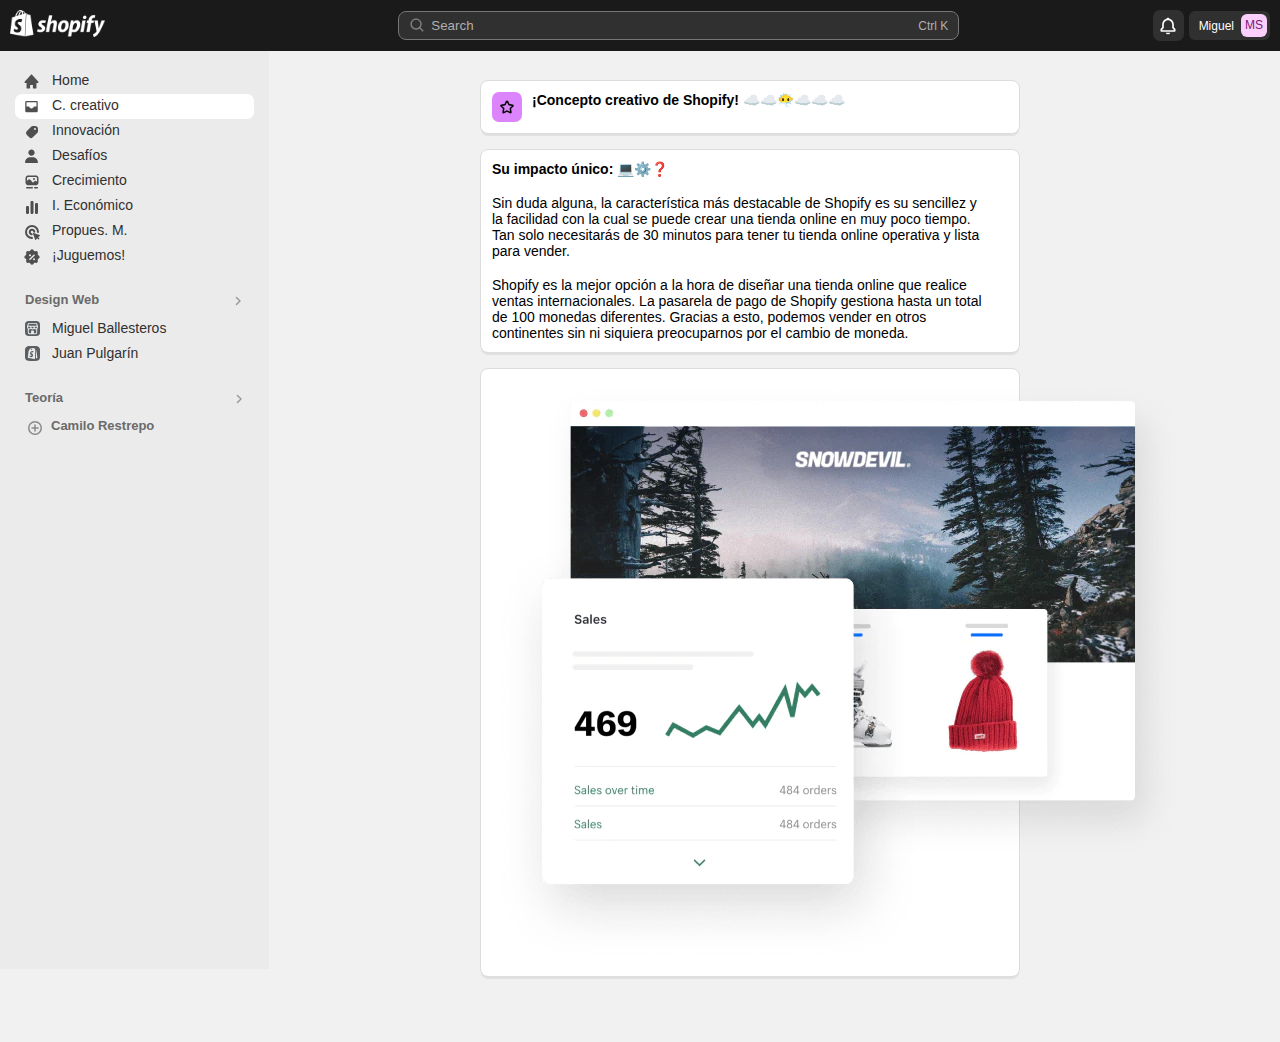
<file: html/creativo.html>
<!DOCTYPE html>
<html lang="en">
<head>
    <meta charset="UTF-8">
    <meta name="viewport" content="width=device-width, initial-scale=1.0">
    <title>Shopify - Concepto Creativo | Emprendimiento</title>
    <link rel="stylesheet" href="/css/creativo.css">
    <link rel="icon" type="image/x-icon" href="/src/58482ec0cef1014c0b5e4a70.png">
</head>
<body>
    <header class="header">
        <a href="/html/screenshot.html"><img class="imgLogo" src="/src/shopifywhite.webp" alt=""></a>

        <div class="search-container">
            <form action="/buscar" method="get" class="search-form">
                <div class="svgSearch">
                    <svg xmlns="http://www.w3.org/2000/svg" width="17" height="17" viewBox="0 0 24 24" style="fill: #828181;transform: msFilter"><path d="M10 18a7.952 7.952 0 0 0 4.897-1.688l4.396 4.396 1.414-1.414-4.396-4.396A7.952 7.952 0 0 0 18 10c0-4.411-3.589-8-8-8s-8 3.589-8 8 3.589 8 8 8zm0-14c3.309 0 6 2.691 6 6s-2.691 6-6 6-6-2.691-6-6 2.691-6 6-6z"></path></svg>
                </div>

                <input type="text" id="busqueda" name="q" placeholder="Search" required>
                <p class="ctrlK">Ctrl K</p>
            </form>
        </div>

        <div class="profileuser">
            <div class="svgProfile">
                <svg xmlns="http://www.w3.org/2000/svg" width="20" height="20" viewBox="0 0 24 24" style="fill: rgb(255, 255, 255);transform: msFilter"><path d="M19 13.586V10c0-3.217-2.185-5.927-5.145-6.742C13.562 2.52 12.846 2 12 2s-1.562.52-1.855 1.258C7.185 4.074 5 6.783 5 10v3.586l-1.707 1.707A.996.996 0 0 0 3 16v2a1 1 0 0 0 1 1h16a1 1 0 0 0 1-1v-2a.996.996 0 0 0-.293-.707L19 13.586zM19 17H5v-.586l1.707-1.707A.996.996 0 0 0 7 14v-4c0-2.757 2.243-5 5-5s5 2.243 5 5v4c0 .266.105.52.293.707L19 16.414V17zm-7 5a2.98 2.98 0 0 0 2.818-2H9.182A2.98 2.98 0 0 0 12 22z"></path></svg>
            </div>
            
            <div class="user">
                <p class="myStore">Miguel</p>
                <p class="MS">MS</p>
            </div>
        </div>
    </header>
    
    <nav class="nav">
        <div class="navP1">
            <div class="pHome">
                <div class="svgHome">
                    <svg xmlns="http://www.w3.org/2000/svg" width="17" height="17" viewBox="0 0 24 24" style="fill: #4f4f4f;transform: msFilter"><path d="m21.743 12.331-9-10c-.379-.422-1.107-.422-1.486 0l-9 10a.998.998 0 0 0-.17 1.076c.16.361.518.593.913.593h2v7a1 1 0 0 0 1 1h3a1 1 0 0 0 1-1v-4h4v4a1 1 0 0 0 1 1h3a1 1 0 0 0 1-1v-7h2a.998.998 0 0 0 .743-1.669z"></path></svg>
                </div>
                <a class="home" href="/html/home.html">Home</a>

            </div>

            <div class="pOrders">
                <div class="svgOrders">
                    <svg xmlns="http://www.w3.org/2000/svg" width="15" height="15" viewBox="0 0 24 24" style="fill: #4f4f4f;transform: msFilter"><path d="M20 3H4c-1.103 0-2 .897-2 2v14a2 2 0 0 0 2 2h16a2 2 0 0 0 2-2V5c0-1.103-.897-2-2-2zm-1 9h-3.142c-.446 1.722-1.997 3-3.858 3s-3.412-1.278-3.858-3H4V5h16v7h-1z"></path></svg>
                </div>
                <a class="orders" href="/html/creativo.html">C. creativo</a>
            </div>

            <div class="pProducts">
                <div class="svgProducts">
                    <svg viewBox="0 0 20 20" width="20" height="20" focusable="false" aria-hidden="true" style="fill:#4f4f4f" ><path fill-rule="evenodd" d="M11.025 4h1.725a3.25 3.25 0 0 1 3.25 3.25v1.938a2.5 2.5 0 0 1-.765 1.8l-4.468 4.308a2.5 2.5 0 0 1-3.503-.032l-2.528-2.528a2.5 2.5 0 0 1-.032-3.503l4.161-4.315a3 3 0 0 1 2.16-.918Zm1.975 4a1 1 0 1 0 0-2 1 1 0 0 0 0 2Z"></path></svg>
                </div>
                <a class="products" href="/html/innovacion.html">Innovación</a>
            </div>

            <div class="pCustomers">
                <div class="svgCustomers">
                    <svg xmlns="http://www.w3.org/2000/svg" width="17" height="17" viewBox="0 0 24 24" style="fill:#4f4f4f"><path d="M7.5 6.5C7.5 8.981 9.519 11 12 11s4.5-2.019 4.5-4.5S14.481 2 12 2 7.5 4.019 7.5 6.5zM20 21h1v-1c0-3.859-3.141-7-7-7h-4c-3.86 0-7 3.141-7 7v1h17z"></path></svg>                
                </div>
                <a class="customers" href="/html/desafios.html">Desafíos</a>
            </div>

            <div class="pContent">
                <div class="svgContent">
                    <svg viewBox="0 0 20 20" width="20" height="20" style="fill:#4f4f4f"><path d="M12 8a1 1 0 1 0 0-2 1 1 0 0 0 0 2Z"></path><path fill-rule="evenodd" d="M7.42 3.5h5.16c.535 0 .98 0 1.345.03.38.03.736.098 1.073.27a2.75 2.75 0 0 1 1.202 1.202c.172.337.24.693.27 1.073.03.365.03.81.03 1.345v1.91c0 .535 0 .98-.03 1.345-.03.38-.098.736-.27 1.073a2.751 2.751 0 0 1-1.201 1.202c-.338.172-.694.24-1.074.27a6.052 6.052 0 0 1-.288.017.744.744 0 0 1-.137.013h-6.08c-.535 0-.98 0-1.345-.03-.38-.03-.736-.098-1.073-.27a2.75 2.75 0 0 1-1.047-.934.75.75 0 0 1-.176-.31c-.157-.324-.22-.667-.25-1.031-.029-.365-.029-.81-.029-1.345v-1.91c0-.535 0-.98.03-1.345.03-.38.098-.736.27-1.073a2.75 2.75 0 0 1 1.202-1.202c.337-.172.693-.24 1.073-.27.365-.03.81-.03 1.345-.03Zm7.58 5.8-.001.533-.135-.192a1.75 1.75 0 0 0-2.778-.116l-1.086 1.303-2.411-2.893a1.75 1.75 0 0 0-2.68-.01l-.909 1.073v-1.548c0-.572 0-.957.025-1.253.023-.287.065-.424.111-.514a1.25 1.25 0 0 1 .547-.547c.09-.046.227-.088.514-.111.296-.024.68-.025 1.253-.025h5.1c.572 0 .957 0 1.252.025.288.023.425.065.516.111.235.12.426.311.546.547.046.09.088.227.111.514.024.296.025.68.025 1.253v1.85Z"></path><path d="M4 15.75a.75.75 0 0 1 .75-.75h5.5a.75.75 0 0 1 0 1.5h-5.5a.75.75 0 0 1-.75-.75Z"></path><path d="M12.75 15a.75.75 0 0 0 0 1.5h2.5a.75.75 0 0 0 0-1.5h-2.5Z"></path></svg>
                </div>
                <a class="content" href="/html/crecimiento.html">Crecimiento</a>
            </div>

            <div class="pAnalytics">
                <div class="svgAnalytics">
                    <svg viewBox="0 0 20 20" width="20" height="20" style="fill: #4f4f4f"><path d="M9.983 4c-.101 0-.212 0-.308.006a1.262 1.262 0 0 0-.403.09 1.25 1.25 0 0 0-.677.676 1.262 1.262 0 0 0-.088.403 4.73 4.73 0 0 0-.007.308v10.034c0 .101 0 .212.007.308.007.108.025.25.088.403.127.307.37.55.677.677.152.063.295.081.403.088.096.007.206.007.308.007h.034c.101 0 .212 0 .308-.006a1.246 1.246 0 0 0 1.08-.766c.063-.152.081-.295.088-.403.007-.096.007-.207.007-.308v-10.034c0-.101 0-.212-.007-.308a1.266 1.266 0 0 0-.088-.403 1.25 1.25 0 0 0-.677-.677 1.262 1.262 0 0 0-.403-.088 4.728 4.728 0 0 0-.308-.007h-.034Z"></path><path d="M5.483 9c-.101 0-.212 0-.308.007a1.262 1.262 0 0 0-.403.088 1.25 1.25 0 0 0-.677.677 1.263 1.263 0 0 0-.088.403 4.728 4.728 0 0 0-.007.308v5.034c0 .101 0 .212.006.308a1.246 1.246 0 0 0 .766 1.08c.152.063.295.081.403.088.096.007.207.007.308.007h.034c.101 0 .212 0 .308-.006a1.246 1.246 0 0 0 1.08-.766 1.28 1.28 0 0 0 .089-.403c.006-.096.006-.207.006-.308v-5.034c0-.101 0-.212-.006-.308a1.263 1.263 0 0 0-.09-.403 1.25 1.25 0 0 0-.676-.677 1.262 1.262 0 0 0-.403-.088 4.73 4.73 0 0 0-.308-.007h-.034Z"></path><path d="M14.483 6c-.101 0-.212 0-.308.006a1.262 1.262 0 0 0-.403.09 1.25 1.25 0 0 0-.677.676 1.264 1.264 0 0 0-.088.403c-.007.096-.007.207-.007.308v8.034c0 .101 0 .212.007.308.007.108.025.25.088.403.127.307.37.55.677.677.152.063.296.081.403.088.096.007.207.007.308.007h.034c.101 0 .212 0 .308-.006a1.246 1.246 0 0 0 1.08-.766c.063-.152.081-.295.088-.403.007-.096.007-.207.007-.308v-8.034c0-.101 0-.212-.007-.308a1.266 1.266 0 0 0-.088-.403 1.25 1.25 0 0 0-.677-.677 1.262 1.262 0 0 0-.403-.088 4.728 4.728 0 0 0-.308-.007h-.034Z"></path></svg>
                </div>
                <a class="analytics" href="/html/economico.html">I. Económico</a>
            </div>

            <div class="pMarketing">
                <div class="svgMarketing">
                    <svg viewBox="0 0 20 20" width="20" height="20"focusable="false" aria-hidden="true" style="fill:#4f4f4f"><path d="M5 10a5 5 0 0 1 10 0 1 1 0 1 0 2 0 7 7 0 1 0-7 7 1 1 0 1 0 0-2 5 5 0 0 1-5-5Z"></path><path d="M11.29 9.84a1 1 0 0 0 1.98-.278 3.25 3.25 0 1 0-3.782 3.653 1 1 0 1 0 .347-1.97 1.25 1.25 0 1 1 1.455-1.405Z"></path><path d="M11.611 10.973a.5.5 0 0 0-.638.638l2.121 6.01a.5.5 0 0 0 .871.135l1.172-1.558 1.038 1.037a.5.5 0 0 0 .707 0l.353-.353a.5.5 0 0 0 0-.707l-1.037-1.038 1.558-1.172a.5.5 0 0 0-.135-.87l-6.01-2.122Z"></path></svg>
                </div>
                <a class="marketing" href="/html/propuesta.html">Propues. M.</a>
            </div>

            <div class="pDiscounts">
                <div class="svgDiscounts"> 
                    <svg viewBox="0 0 20 20" width="20" height="20" focusable="false" aria-hidden="true" style="fill:#4f4f4f"><path fill-rule="evenodd" d="M11.527 3.327c-.6-1.306-2.455-1.306-3.054 0a1.68 1.68 0 0 1-2.112.874c-1.347-.5-2.66.813-2.16 2.16a1.68 1.68 0 0 1-.874 2.112c-1.306.6-1.306 2.455 0 3.054a1.68 1.68 0 0 1 .874 2.112c-.5 1.347.813 2.659 2.16 2.16a1.68 1.68 0 0 1 2.112.874c.6 1.306 2.455 1.306 3.054 0a1.68 1.68 0 0 1 2.112-.874c1.347.499 2.66-.813 2.16-2.16a1.68 1.68 0 0 1 .874-2.112c1.306-.6 1.306-2.455 0-3.054a1.68 1.68 0 0 1-.874-2.112c.5-1.347-.813-2.66-2.16-2.16a1.68 1.68 0 0 1-2.112-.874Zm-2.527 4.923a1 1 0 1 1-2 0 1 1 0 0 1 2 0Zm3.53.53-4 4a.75.75 0 1 1-1.06-1.06l4-4a.75.75 0 1 1 1.06 1.06Zm.47 3.47a1 1 0 1 1-2 0 1 1 0 0 1 2 0Z"></path></svg>
                </div>
                <a class="discounts" href="/html/game.html">¡Juguemos!</a>
            </div>
        </div>

        <div class="navP2">
            <div class="pSales">
                <p class="sales">Design Web</p>
                <div class="svgSales">
                    <svg viewBox="0 0 20 20" width="18" height="18" class="Polaris-Icon__Svg_375hu" focusable="false" aria-hidden="true" ><path fill-rule="evenodd" d="M7.72 14.53a.75.75 0 0 1 0-1.06l3.47-3.47-3.47-3.47a.75.75 0 0 1 1.06-1.06l4 4a.75.75 0 0 1 0 1.06l-4 4a.75.75 0 0 1-1.06 0Z"></path></svg>
                </div>
            </div>

            <div class="pOnline">
                <div class="svgOnline"> 
                    <img class="svgOnline"  width="15" height="15" src="data:image/svg+xml;utf8,<svg xmlns=&quot;http://www.w3.org/2000/svg&quot; viewBox=&quot;0 0 20 20&quot;><path d=&quot;M5 11.18v4.445c0 .345.28.625.625.625h2.5v-2.5c0-.69.56-1.25 1.25-1.25h1.25c.69 0 1.25.56 1.25 1.25v2.5h2.5c.345 0 .625-.28.625-.625V11.18a2.822 2.822 0 0 1-2.813-.975A2.807 2.807 0 0 1 10 11.25a2.807 2.807 0 0 1-2.188-1.045A2.807 2.807 0 0 1 5 11.18ZM7.188 7.5v.938a1.562 1.562 0 1 1-3.125 0V7.5h3.125ZM8.438 8.438V7.5h3.124v.938a1.563 1.563 0 0 1-3.124 0ZM12.813 8.438V7.5h3.124v.938a1.563 1.563 0 0 1-3.124 0ZM4.305 6.25h11.39l-.69-2.073a.625.625 0 0 0-.593-.427H5.588a.625.625 0 0 0-.592.427L4.305 6.25Z&quot;/><path fill-rule=&quot;evenodd&quot; d=&quot;M5 0a5 5 0 0 0-5 5v10a5 5 0 0 0 5 5h10a5 5 0 0 0 5-5V5a5 5 0 0 0-5-5H5ZM3.81 3.782A1.875 1.875 0 0 1 5.588 2.5h8.824c.807 0 1.523.516 1.778 1.282l.997 2.992v1.663c0 .833-.362 1.582-.937 2.097v5.091c0 1.035-.84 1.875-1.875 1.875h-8.75a1.875 1.875 0 0 1-1.875-1.875v-5.091a2.805 2.805 0 0 1-.938-2.097V6.774l.998-2.992Z&quot; clip-rule=&quot;evenodd&quot;/></svg>" alt="" aria-hidden="true">
                </div>
                <p class="online">Miguel Ballesteros</p>
            </div>

            <div class="pPoint">
                <div class="svgPoint"> 
                    <img class="svgPoint" width="15" height="15" src="data:image/svg+xml;utf8,<svg xmlns=&quot;http://www.w3.org/2000/svg&quot; viewBox=&quot;0 0 20 20&quot;><path d=&quot;M11.123 6.753c.141.045.201.196.154.337l-.434 1.296c-.06.179-.264.263-.443.2a2.891 2.891 0 0 0-.9-.158c-.997 0-1.041.624-1.041.782 0 .338.347.594.768.903.645.476 1.463 1.078 1.463 2.297 0 1.58-.998 2.6-2.35 2.6a3.257 3.257 0 0 1-2.313-.872.296.296 0 0 1-.078-.304l.242-.798c.065-.217.336-.3.525-.175.313.205.77.447 1.182.447a.63.63 0 0 0 .658-.64c0-.49-.352-.775-.747-1.095-.506-.41-1.082-.877-1.082-1.905 0-1.546 1.109-3.042 3.344-3.042.493-.014.843.06 1.052.127ZM8.957 4.047c.475-.094.712.364.62.773-.092.41-.41.77-.818.8-.407.03-.599-.32-.567-.674a1.045 1.045 0 0 1 .765-.9Z&quot;/><path fill-rule=&quot;evenodd&quot; d=&quot;M.545 2.73C0 3.8 0 5.2 0 8v4c0 2.8 0 4.2.545 5.27a5 5 0 0 0 2.185 2.185C3.8 20 5.2 20 8 20h4c2.8 0 4.2 0 5.27-.545a5 5 0 0 0 2.185-2.185C20 16.2 20 14.8 20 12V8c0-2.8 0-4.2-.545-5.27A5 5 0 0 0 17.27.545C16.2 0 14.8 0 12 0H8C5.2 0 3.8 0 2.73.545A5 5 0 0 0 .545 2.73Zm13.07 2.074L12.29 3.027a1.198 1.198 0 0 0-1.034-.526c-.19.014-.38.048-.564.102l-2.54.628-.998.244c-.269.063-.501.23-.649.464l-1.369 2c-.139.187-.23.406-.265.637-.025.168-.046.338-.066.507l-.004.03c-.22 1.724-.442 3.453-.667 5.186l-.299 2.316a5.235 5.235 0 0 1-.027.177c-.066.399-.163.987.26 1.107.278.08.571.126.862.172.142.023.284.046.424.072l7.052 1.34c.371.072.716-.08.798-.49.015-.105.023-.21.022-.316.028-.544.054-1.086.08-1.63l.271-5.56c.064-1.342.13-2.683.2-4.025a.895.895 0 0 0-.164-.658Zm.83 11.295.048-.994.272-5.56c.063-1.327.129-2.653.197-3.978.027-.244.011-.49-.046-.725.1.118.165.262.185.417l1.413 10.398a.49.49 0 0 1-.53.6l-1.539-.158Z&quot; clip-rule=&quot;evenodd&quot;/></svg>" alt="" aria-hidden="true">
                </div>
                <p class="point">Juan Pulgarín</p>
            </div>
        </div>

        <div class="navP3">
            <div class="pApps">
                <p class="apps">Teoría</p>
                <div class="svgApps">
                    <svg viewBox="0 0 20 20" width="18" height="18" class="Polaris-Icon__Svg_375hu" focusable="false" aria-hidden="true" ><path fill-rule="evenodd" d="M7.72 14.53a.75.75 0 0 1 0-1.06l3.47-3.47-3.47-3.47a.75.75 0 0 1 1.06-1.06l4 4a.75.75 0 0 1 0 1.06l-4 4a.75.75 0 0 1-1.06 0Z"></path></svg>
                </div>
            </div>

            <div class="pAdd">
                <div class="svgAdd"> 
                    <svg viewBox="0 0 20 20" width="20" height="20" class="Polaris-Icon__Svg_375hu" focusable="false" aria-hidden="true"><path d="M6.25 10a.75.75 0 0 1 .75-.75h2.25v-2.25a.75.75 0 0 1 1.5 0v2.25h2.25a.75.75 0 0 1 0 1.5h-2.25v2.25a.75.75 0 0 1-1.5 0v-2.25h-2.25a.75.75 0 0 1-.75-.75Z"></path><path fill-rule="evenodd" d="M10 17a7 7 0 1 0 0-14 7 7 0 0 0 0 14Zm0-1.5a5.5 5.5 0 1 0 0-11 5.5 5.5 0 0 0 0 11Z"></path></svg>
                </div>
                <p class="add">Camilo Restrepo</p>
            </div>
        </div>

    </nav>

    <main>
        <div class="recuadroExpo1">
            <div class="titleMain1">
                <div class="svgStar">
                    <svg viewBox="0 0 20 20" width="20" height="20" class="Polaris-Icon__Svg_375hu"><path fill-rule="evenodd" d="M8.872 4.123c.453-.95 1.803-.95 2.256 0l1.39 2.912 3.199.421c1.042.138 1.46 1.422.697 2.146l-2.34 2.222.587 3.172c.192 1.034-.901 1.828-1.825 1.327l-2.836-1.54-2.836 1.54c-.924.501-2.017-.293-1.825-1.327l.587-3.172-2.34-2.222c-.762-.724-.345-2.008.697-2.146l3.2-.421 1.389-2.912Zm1.128 1.119-1.222 2.561a1.25 1.25 0 0 1-.965.701l-2.814.371 2.058 1.954c.307.292.446.718.369 1.134l-.517 2.791 2.495-1.354a1.25 1.25 0 0 1 1.192 0l2.495 1.354-.517-2.79a1.25 1.25 0 0 1 .369-1.135l2.058-1.954-2.814-.37a1.25 1.25 0 0 1-.965-.702l-1.222-2.561Z"></path></svg>   
                </div>
    
                <p class="txtTitleMain">¡Concepto creativo de Shopify! ☁️☁️😶‍🌫️☁️☁️☁️</p>  
            </div>
        </div>

        <div class="recuadroExpo">
            <div class="titleMain">
                <p class="txtTitleMain">Su impacto único: 💻⚙️❓</p>
                <br>
                <p class="txtMain">Sin duda alguna, la característica más destacable de Shopify es su sencillez y la facilidad con la cual se puede crear una tienda online en muy poco tiempo. Tan solo necesitarás de 30 minutos para tener tu tienda online operativa y lista para vender.</p>
                <br>
                <p class="txtMain">Shopify es la mejor opción a la hora de diseñar una tienda online que realice ventas internacionales. La pasarela de pago de Shopify gestiona hasta un total de 100 monedas diferentes. Gracias a esto, podemos vender en otros continentes sin ni siquiera preocuparnos por el cambio de moneda.</p>                
            </div>
        </div>

        <div class="recuadroExpo1">
            <div class="titleMain1">
                <img class="imgSnow" src="/src/snowdevil-about-online-store-sustainability@desktop-d45981b88381b90b17d60887fa0ad6429568d50b08b1d7fb6c5e86eabf7ee84a.webp" alt="">
            </div>
        </div>
    </main>
</body>
</html>
</file>
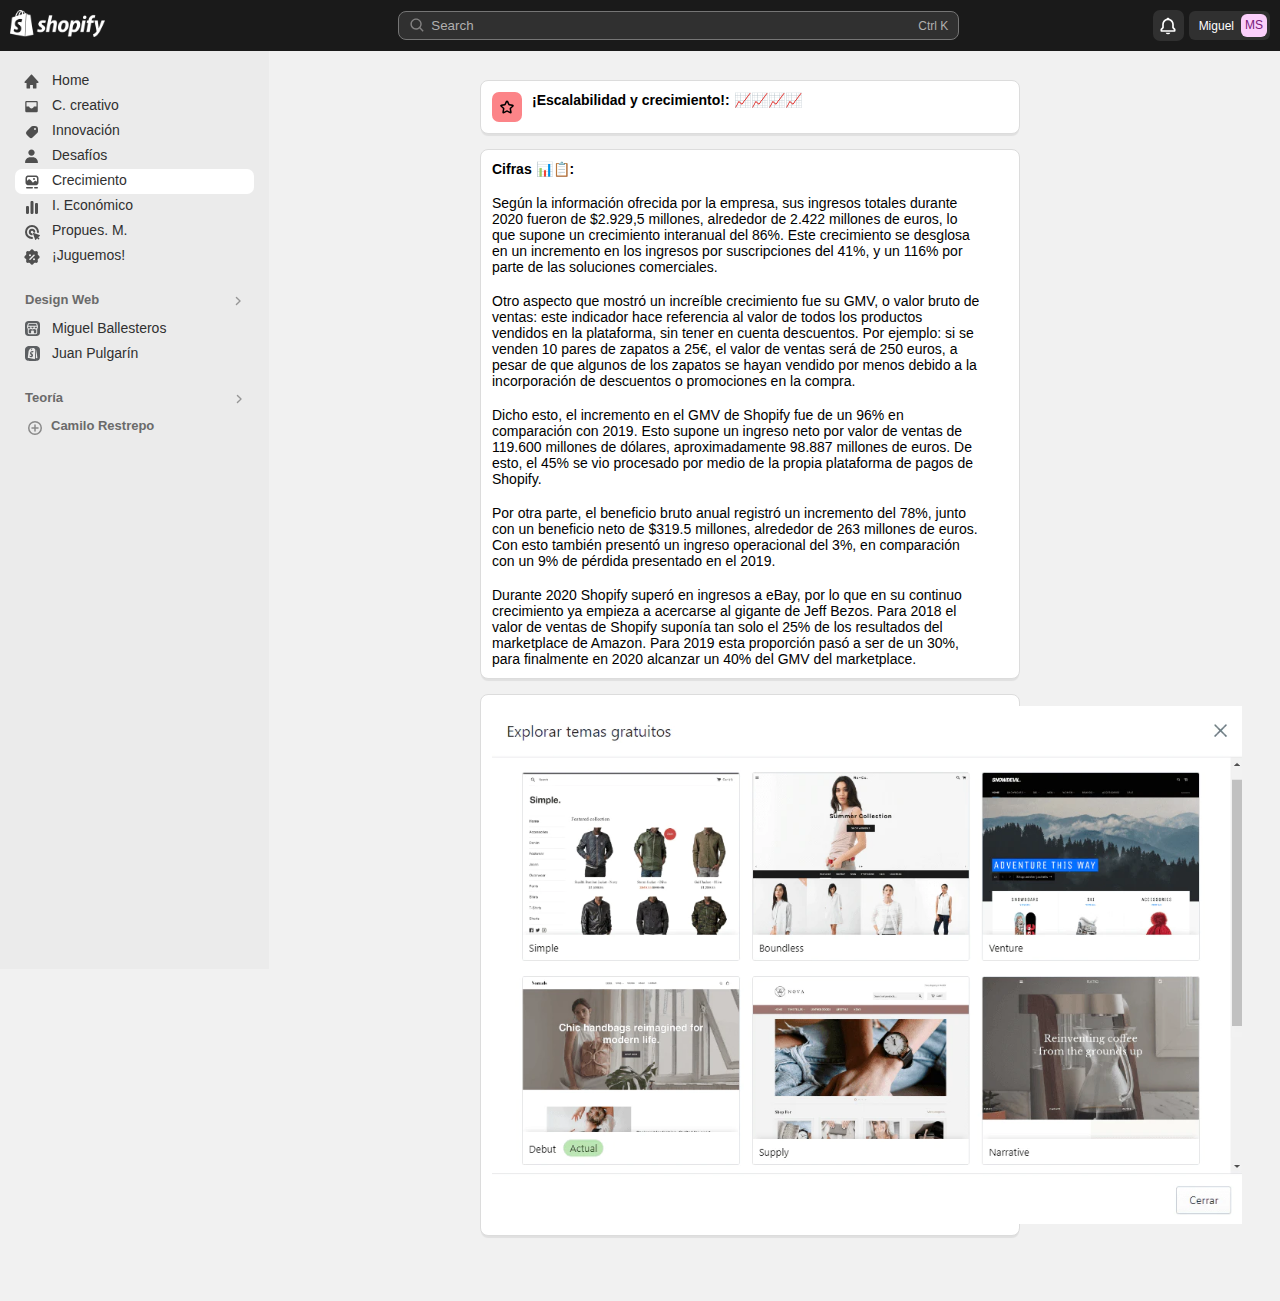
<file: html/crecimiento.html>
<!DOCTYPE html>
<html lang="en">
<head>
    <meta charset="UTF-8">
    <meta name="viewport" content="width=device-width, initial-scale=1.0">
    <title>Shopify - Crecimiento y Escalabilidad | Emprendimiento</title>
    <link rel="stylesheet" href="/css/crecimiento.css">
    <link rel="icon" type="image/x-icon" href="/src/58482ec0cef1014c0b5e4a70.png">
</head>
<body>
    <header class="header">
        <a href="/html/screenshot.html"><img class="imgLogo" src="/src/shopifywhite.webp" alt=""></a>

        <div class="search-container">
            <form action="/buscar" method="get" class="search-form">
                <div class="svgSearch">
                    <svg xmlns="http://www.w3.org/2000/svg" width="17" height="17" viewBox="0 0 24 24" style="fill: #828181;transform: msFilter"><path d="M10 18a7.952 7.952 0 0 0 4.897-1.688l4.396 4.396 1.414-1.414-4.396-4.396A7.952 7.952 0 0 0 18 10c0-4.411-3.589-8-8-8s-8 3.589-8 8 3.589 8 8 8zm0-14c3.309 0 6 2.691 6 6s-2.691 6-6 6-6-2.691-6-6 2.691-6 6-6z"></path></svg>
                </div>

                <input type="text" id="busqueda" name="q" placeholder="Search" required>
                <p class="ctrlK">Ctrl K</p>
            </form>
        </div>

        <div class="profileuser">
            <div class="svgProfile">
                <svg xmlns="http://www.w3.org/2000/svg" width="20" height="20" viewBox="0 0 24 24" style="fill: rgb(255, 255, 255);transform: msFilter"><path d="M19 13.586V10c0-3.217-2.185-5.927-5.145-6.742C13.562 2.52 12.846 2 12 2s-1.562.52-1.855 1.258C7.185 4.074 5 6.783 5 10v3.586l-1.707 1.707A.996.996 0 0 0 3 16v2a1 1 0 0 0 1 1h16a1 1 0 0 0 1-1v-2a.996.996 0 0 0-.293-.707L19 13.586zM19 17H5v-.586l1.707-1.707A.996.996 0 0 0 7 14v-4c0-2.757 2.243-5 5-5s5 2.243 5 5v4c0 .266.105.52.293.707L19 16.414V17zm-7 5a2.98 2.98 0 0 0 2.818-2H9.182A2.98 2.98 0 0 0 12 22z"></path></svg>
            </div>
            
            <div class="user">
                <p class="myStore">Miguel</p>
                <p class="MS">MS</p>
            </div>
        </div>
    </header>
    
    <nav class="nav">
        <div class="navP1">
            <div class="pHome">
                <div class="svgHome">
                    <svg xmlns="http://www.w3.org/2000/svg" width="17" height="17" viewBox="0 0 24 24" style="fill: #4f4f4f;transform: msFilter"><path d="m21.743 12.331-9-10c-.379-.422-1.107-.422-1.486 0l-9 10a.998.998 0 0 0-.17 1.076c.16.361.518.593.913.593h2v7a1 1 0 0 0 1 1h3a1 1 0 0 0 1-1v-4h4v4a1 1 0 0 0 1 1h3a1 1 0 0 0 1-1v-7h2a.998.998 0 0 0 .743-1.669z"></path></svg>
                </div>
                <a class="home" href="/html/home.html">Home</a>
            </div>

            <div class="pOrders">
                <div class="svgOrders">
                    <svg xmlns="http://www.w3.org/2000/svg" width="15" height="15" viewBox="0 0 24 24" style="fill: #4f4f4f;transform: msFilter"><path d="M20 3H4c-1.103 0-2 .897-2 2v14a2 2 0 0 0 2 2h16a2 2 0 0 0 2-2V5c0-1.103-.897-2-2-2zm-1 9h-3.142c-.446 1.722-1.997 3-3.858 3s-3.412-1.278-3.858-3H4V5h16v7h-1z"></path></svg>
                </div>
                <a class="orders" href="/html/creativo.html">C. creativo</a>
            </div>

            <div class="pProducts">
                <div class="svgProducts">
                    <svg viewBox="0 0 20 20" width="20" height="20" focusable="false" aria-hidden="true" style="fill:#4f4f4f" ><path fill-rule="evenodd" d="M11.025 4h1.725a3.25 3.25 0 0 1 3.25 3.25v1.938a2.5 2.5 0 0 1-.765 1.8l-4.468 4.308a2.5 2.5 0 0 1-3.503-.032l-2.528-2.528a2.5 2.5 0 0 1-.032-3.503l4.161-4.315a3 3 0 0 1 2.16-.918Zm1.975 4a1 1 0 1 0 0-2 1 1 0 0 0 0 2Z"></path></svg>
                </div>
                <a class="products" href="/html/innovacion.html">Innovación</a>
            </div>

            <div class="pCustomers">
                <div class="svgCustomers">
                    <svg xmlns="http://www.w3.org/2000/svg" width="17" height="17" viewBox="0 0 24 24" style="fill:#4f4f4f"><path d="M7.5 6.5C7.5 8.981 9.519 11 12 11s4.5-2.019 4.5-4.5S14.481 2 12 2 7.5 4.019 7.5 6.5zM20 21h1v-1c0-3.859-3.141-7-7-7h-4c-3.86 0-7 3.141-7 7v1h17z"></path></svg>                
                </div>
                <a class="customers" href="/html/desafios.html">Desafíos</a>
            </div>

            <div class="pContent">
                <div class="svgContent">
                    <svg viewBox="0 0 20 20" width="20" height="20" style="fill:#4f4f4f"><path d="M12 8a1 1 0 1 0 0-2 1 1 0 0 0 0 2Z"></path><path fill-rule="evenodd" d="M7.42 3.5h5.16c.535 0 .98 0 1.345.03.38.03.736.098 1.073.27a2.75 2.75 0 0 1 1.202 1.202c.172.337.24.693.27 1.073.03.365.03.81.03 1.345v1.91c0 .535 0 .98-.03 1.345-.03.38-.098.736-.27 1.073a2.751 2.751 0 0 1-1.201 1.202c-.338.172-.694.24-1.074.27a6.052 6.052 0 0 1-.288.017.744.744 0 0 1-.137.013h-6.08c-.535 0-.98 0-1.345-.03-.38-.03-.736-.098-1.073-.27a2.75 2.75 0 0 1-1.047-.934.75.75 0 0 1-.176-.31c-.157-.324-.22-.667-.25-1.031-.029-.365-.029-.81-.029-1.345v-1.91c0-.535 0-.98.03-1.345.03-.38.098-.736.27-1.073a2.75 2.75 0 0 1 1.202-1.202c.337-.172.693-.24 1.073-.27.365-.03.81-.03 1.345-.03Zm7.58 5.8-.001.533-.135-.192a1.75 1.75 0 0 0-2.778-.116l-1.086 1.303-2.411-2.893a1.75 1.75 0 0 0-2.68-.01l-.909 1.073v-1.548c0-.572 0-.957.025-1.253.023-.287.065-.424.111-.514a1.25 1.25 0 0 1 .547-.547c.09-.046.227-.088.514-.111.296-.024.68-.025 1.253-.025h5.1c.572 0 .957 0 1.252.025.288.023.425.065.516.111.235.12.426.311.546.547.046.09.088.227.111.514.024.296.025.68.025 1.253v1.85Z"></path><path d="M4 15.75a.75.75 0 0 1 .75-.75h5.5a.75.75 0 0 1 0 1.5h-5.5a.75.75 0 0 1-.75-.75Z"></path><path d="M12.75 15a.75.75 0 0 0 0 1.5h2.5a.75.75 0 0 0 0-1.5h-2.5Z"></path></svg>
                </div>
                <a class="content" href="/html/crecimiento.html">Crecimiento</a>
            </div>

            <div class="pAnalytics">
                <div class="svgAnalytics">
                    <svg viewBox="0 0 20 20" width="20" height="20" style="fill: #4f4f4f"><path d="M9.983 4c-.101 0-.212 0-.308.006a1.262 1.262 0 0 0-.403.09 1.25 1.25 0 0 0-.677.676 1.262 1.262 0 0 0-.088.403 4.73 4.73 0 0 0-.007.308v10.034c0 .101 0 .212.007.308.007.108.025.25.088.403.127.307.37.55.677.677.152.063.295.081.403.088.096.007.206.007.308.007h.034c.101 0 .212 0 .308-.006a1.246 1.246 0 0 0 1.08-.766c.063-.152.081-.295.088-.403.007-.096.007-.207.007-.308v-10.034c0-.101 0-.212-.007-.308a1.266 1.266 0 0 0-.088-.403 1.25 1.25 0 0 0-.677-.677 1.262 1.262 0 0 0-.403-.088 4.728 4.728 0 0 0-.308-.007h-.034Z"></path><path d="M5.483 9c-.101 0-.212 0-.308.007a1.262 1.262 0 0 0-.403.088 1.25 1.25 0 0 0-.677.677 1.263 1.263 0 0 0-.088.403 4.728 4.728 0 0 0-.007.308v5.034c0 .101 0 .212.006.308a1.246 1.246 0 0 0 .766 1.08c.152.063.295.081.403.088.096.007.207.007.308.007h.034c.101 0 .212 0 .308-.006a1.246 1.246 0 0 0 1.08-.766 1.28 1.28 0 0 0 .089-.403c.006-.096.006-.207.006-.308v-5.034c0-.101 0-.212-.006-.308a1.263 1.263 0 0 0-.09-.403 1.25 1.25 0 0 0-.676-.677 1.262 1.262 0 0 0-.403-.088 4.73 4.73 0 0 0-.308-.007h-.034Z"></path><path d="M14.483 6c-.101 0-.212 0-.308.006a1.262 1.262 0 0 0-.403.09 1.25 1.25 0 0 0-.677.676 1.264 1.264 0 0 0-.088.403c-.007.096-.007.207-.007.308v8.034c0 .101 0 .212.007.308.007.108.025.25.088.403.127.307.37.55.677.677.152.063.296.081.403.088.096.007.207.007.308.007h.034c.101 0 .212 0 .308-.006a1.246 1.246 0 0 0 1.08-.766c.063-.152.081-.295.088-.403.007-.096.007-.207.007-.308v-8.034c0-.101 0-.212-.007-.308a1.266 1.266 0 0 0-.088-.403 1.25 1.25 0 0 0-.677-.677 1.262 1.262 0 0 0-.403-.088 4.728 4.728 0 0 0-.308-.007h-.034Z"></path></svg>
                </div>
                <a class="analytics" href="/html/economico.html">I. Económico</a>
            </div>

            <div class="pMarketing">
                <div class="svgMarketing">
                    <svg viewBox="0 0 20 20" width="20" height="20"focusable="false" aria-hidden="true" style="fill:#4f4f4f"><path d="M5 10a5 5 0 0 1 10 0 1 1 0 1 0 2 0 7 7 0 1 0-7 7 1 1 0 1 0 0-2 5 5 0 0 1-5-5Z"></path><path d="M11.29 9.84a1 1 0 0 0 1.98-.278 3.25 3.25 0 1 0-3.782 3.653 1 1 0 1 0 .347-1.97 1.25 1.25 0 1 1 1.455-1.405Z"></path><path d="M11.611 10.973a.5.5 0 0 0-.638.638l2.121 6.01a.5.5 0 0 0 .871.135l1.172-1.558 1.038 1.037a.5.5 0 0 0 .707 0l.353-.353a.5.5 0 0 0 0-.707l-1.037-1.038 1.558-1.172a.5.5 0 0 0-.135-.87l-6.01-2.122Z"></path></svg>
                </div>
                <a class="marketing" href="/html/propuesta.html">Propues. M.</a>
            </div>

            <div class="pDiscounts">
                <div class="svgDiscounts"> 
                    <svg viewBox="0 0 20 20" width="20" height="20" focusable="false" aria-hidden="true" style="fill:#4f4f4f"><path fill-rule="evenodd" d="M11.527 3.327c-.6-1.306-2.455-1.306-3.054 0a1.68 1.68 0 0 1-2.112.874c-1.347-.5-2.66.813-2.16 2.16a1.68 1.68 0 0 1-.874 2.112c-1.306.6-1.306 2.455 0 3.054a1.68 1.68 0 0 1 .874 2.112c-.5 1.347.813 2.659 2.16 2.16a1.68 1.68 0 0 1 2.112.874c.6 1.306 2.455 1.306 3.054 0a1.68 1.68 0 0 1 2.112-.874c1.347.499 2.66-.813 2.16-2.16a1.68 1.68 0 0 1 .874-2.112c1.306-.6 1.306-2.455 0-3.054a1.68 1.68 0 0 1-.874-2.112c.5-1.347-.813-2.66-2.16-2.16a1.68 1.68 0 0 1-2.112-.874Zm-2.527 4.923a1 1 0 1 1-2 0 1 1 0 0 1 2 0Zm3.53.53-4 4a.75.75 0 1 1-1.06-1.06l4-4a.75.75 0 1 1 1.06 1.06Zm.47 3.47a1 1 0 1 1-2 0 1 1 0 0 1 2 0Z"></path></svg>
                </div>
                <a class="discounts" href="/html/game.html">¡Juguemos!</a>
            </div>
        </div>

        <div class="navP2">
            <div class="pSales">
                <p class="sales">Design Web</p>
                <div class="svgSales">
                    <svg viewBox="0 0 20 20" width="18" height="18" class="Polaris-Icon__Svg_375hu" focusable="false" aria-hidden="true" ><path fill-rule="evenodd" d="M7.72 14.53a.75.75 0 0 1 0-1.06l3.47-3.47-3.47-3.47a.75.75 0 0 1 1.06-1.06l4 4a.75.75 0 0 1 0 1.06l-4 4a.75.75 0 0 1-1.06 0Z"></path></svg>
                </div>
            </div>

            <div class="pOnline">
                <div class="svgOnline"> 
                    <img class="svgOnline"  width="15" height="15" src="data:image/svg+xml;utf8,<svg xmlns=&quot;http://www.w3.org/2000/svg&quot; viewBox=&quot;0 0 20 20&quot;><path d=&quot;M5 11.18v4.445c0 .345.28.625.625.625h2.5v-2.5c0-.69.56-1.25 1.25-1.25h1.25c.69 0 1.25.56 1.25 1.25v2.5h2.5c.345 0 .625-.28.625-.625V11.18a2.822 2.822 0 0 1-2.813-.975A2.807 2.807 0 0 1 10 11.25a2.807 2.807 0 0 1-2.188-1.045A2.807 2.807 0 0 1 5 11.18ZM7.188 7.5v.938a1.562 1.562 0 1 1-3.125 0V7.5h3.125ZM8.438 8.438V7.5h3.124v.938a1.563 1.563 0 0 1-3.124 0ZM12.813 8.438V7.5h3.124v.938a1.563 1.563 0 0 1-3.124 0ZM4.305 6.25h11.39l-.69-2.073a.625.625 0 0 0-.593-.427H5.588a.625.625 0 0 0-.592.427L4.305 6.25Z&quot;/><path fill-rule=&quot;evenodd&quot; d=&quot;M5 0a5 5 0 0 0-5 5v10a5 5 0 0 0 5 5h10a5 5 0 0 0 5-5V5a5 5 0 0 0-5-5H5ZM3.81 3.782A1.875 1.875 0 0 1 5.588 2.5h8.824c.807 0 1.523.516 1.778 1.282l.997 2.992v1.663c0 .833-.362 1.582-.937 2.097v5.091c0 1.035-.84 1.875-1.875 1.875h-8.75a1.875 1.875 0 0 1-1.875-1.875v-5.091a2.805 2.805 0 0 1-.938-2.097V6.774l.998-2.992Z&quot; clip-rule=&quot;evenodd&quot;/></svg>" alt="" aria-hidden="true">
                </div>
                <p class="online">Miguel Ballesteros</p>
            </div>

            <div class="pPoint">
                <div class="svgPoint"> 
                    <img class="svgPoint" width="15" height="15" src="data:image/svg+xml;utf8,<svg xmlns=&quot;http://www.w3.org/2000/svg&quot; viewBox=&quot;0 0 20 20&quot;><path d=&quot;M11.123 6.753c.141.045.201.196.154.337l-.434 1.296c-.06.179-.264.263-.443.2a2.891 2.891 0 0 0-.9-.158c-.997 0-1.041.624-1.041.782 0 .338.347.594.768.903.645.476 1.463 1.078 1.463 2.297 0 1.58-.998 2.6-2.35 2.6a3.257 3.257 0 0 1-2.313-.872.296.296 0 0 1-.078-.304l.242-.798c.065-.217.336-.3.525-.175.313.205.77.447 1.182.447a.63.63 0 0 0 .658-.64c0-.49-.352-.775-.747-1.095-.506-.41-1.082-.877-1.082-1.905 0-1.546 1.109-3.042 3.344-3.042.493-.014.843.06 1.052.127ZM8.957 4.047c.475-.094.712.364.62.773-.092.41-.41.77-.818.8-.407.03-.599-.32-.567-.674a1.045 1.045 0 0 1 .765-.9Z&quot;/><path fill-rule=&quot;evenodd&quot; d=&quot;M.545 2.73C0 3.8 0 5.2 0 8v4c0 2.8 0 4.2.545 5.27a5 5 0 0 0 2.185 2.185C3.8 20 5.2 20 8 20h4c2.8 0 4.2 0 5.27-.545a5 5 0 0 0 2.185-2.185C20 16.2 20 14.8 20 12V8c0-2.8 0-4.2-.545-5.27A5 5 0 0 0 17.27.545C16.2 0 14.8 0 12 0H8C5.2 0 3.8 0 2.73.545A5 5 0 0 0 .545 2.73Zm13.07 2.074L12.29 3.027a1.198 1.198 0 0 0-1.034-.526c-.19.014-.38.048-.564.102l-2.54.628-.998.244c-.269.063-.501.23-.649.464l-1.369 2c-.139.187-.23.406-.265.637-.025.168-.046.338-.066.507l-.004.03c-.22 1.724-.442 3.453-.667 5.186l-.299 2.316a5.235 5.235 0 0 1-.027.177c-.066.399-.163.987.26 1.107.278.08.571.126.862.172.142.023.284.046.424.072l7.052 1.34c.371.072.716-.08.798-.49.015-.105.023-.21.022-.316.028-.544.054-1.086.08-1.63l.271-5.56c.064-1.342.13-2.683.2-4.025a.895.895 0 0 0-.164-.658Zm.83 11.295.048-.994.272-5.56c.063-1.327.129-2.653.197-3.978.027-.244.011-.49-.046-.725.1.118.165.262.185.417l1.413 10.398a.49.49 0 0 1-.53.6l-1.539-.158Z&quot; clip-rule=&quot;evenodd&quot;/></svg>" alt="" aria-hidden="true">
                </div>
                <p class="point">Juan Pulgarín</p>
            </div>
        </div>

        <div class="navP3">
            <div class="pApps">
                <p class="apps">Teoría</p>
                <div class="svgApps">
                    <svg viewBox="0 0 20 20" width="18" height="18" class="Polaris-Icon__Svg_375hu" focusable="false" aria-hidden="true" ><path fill-rule="evenodd" d="M7.72 14.53a.75.75 0 0 1 0-1.06l3.47-3.47-3.47-3.47a.75.75 0 0 1 1.06-1.06l4 4a.75.75 0 0 1 0 1.06l-4 4a.75.75 0 0 1-1.06 0Z"></path></svg>
                </div>
            </div>

            <div class="pAdd">
                <div class="svgAdd"> 
                    <svg viewBox="0 0 20 20" width="20" height="20" class="Polaris-Icon__Svg_375hu" focusable="false" aria-hidden="true"><path d="M6.25 10a.75.75 0 0 1 .75-.75h2.25v-2.25a.75.75 0 0 1 1.5 0v2.25h2.25a.75.75 0 0 1 0 1.5h-2.25v2.25a.75.75 0 0 1-1.5 0v-2.25h-2.25a.75.75 0 0 1-.75-.75Z"></path><path fill-rule="evenodd" d="M10 17a7 7 0 1 0 0-14 7 7 0 0 0 0 14Zm0-1.5a5.5 5.5 0 1 0 0-11 5.5 5.5 0 0 0 0 11Z"></path></svg>
                </div>
                <p class="add">Camilo Restrepo</p>
            </div>
        </div>
    </nav>

    <main>
        <div class="recuadroExpo1">
            <div class="titleMain1">
                <div class="svgStar">
                    <svg viewBox="0 0 20 20" width="20" height="20" class="Polaris-Icon__Svg_375hu"><path fill-rule="evenodd" d="M8.872 4.123c.453-.95 1.803-.95 2.256 0l1.39 2.912 3.199.421c1.042.138 1.46 1.422.697 2.146l-2.34 2.222.587 3.172c.192 1.034-.901 1.828-1.825 1.327l-2.836-1.54-2.836 1.54c-.924.501-2.017-.293-1.825-1.327l.587-3.172-2.34-2.222c-.762-.724-.345-2.008.697-2.146l3.2-.421 1.389-2.912Zm1.128 1.119-1.222 2.561a1.25 1.25 0 0 1-.965.701l-2.814.371 2.058 1.954c.307.292.446.718.369 1.134l-.517 2.791 2.495-1.354a1.25 1.25 0 0 1 1.192 0l2.495 1.354-.517-2.79a1.25 1.25 0 0 1 .369-1.135l2.058-1.954-2.814-.37a1.25 1.25 0 0 1-.965-.702l-1.222-2.561Z"></path></svg>   
                </div>
    
                <p class="txtTitleMain">¡Escalabilidad y crecimiento!: 📈📈📈📈</p>  
            </div>
        </div>

        <div class="recuadroExpo">
            <div class="titleMain">
                <p class="txtTitleMain">Cifras 📊📋:</p>
                <br>
                <p class="txtMain">Según la información ofrecida por la empresa, sus ingresos totales durante 2020 fueron de $2.929,5 millones, alrededor de 2.422 millones de euros, lo que supone un crecimiento interanual del 86%. Este crecimiento se desglosa en un incremento en los ingresos por suscripciones del 41%, y un 116% por parte de las soluciones comerciales.</p>
                <br>
                <p class="txtMain">Otro aspecto que mostró un increíble crecimiento fue su GMV, o valor bruto de ventas: este indicador hace referencia al valor de todos los productos vendidos en la plataforma, sin tener en cuenta descuentos. Por ejemplo: si se venden 10 pares de zapatos a 25€, el valor de ventas será de 250 euros, a pesar de que algunos de los zapatos se hayan vendido por menos debido a la incorporación de descuentos o promociones en la compra.</p>
                <br>  
                <p class="txtMain">Dicho esto, el incremento en el GMV de Shopify fue de un 96% en comparación con 2019. Esto supone un ingreso neto por valor de ventas de 119.600 millones de dólares, aproximadamente 98.887 millones de euros. De esto, el 45% se vio procesado por medio de la propia plataforma de pagos de Shopify.</p>
                <br>  
                <p class="txtMain">Por otra parte, el beneficio bruto anual registró un incremento del 78%, junto con un beneficio neto de $319.5 millones, alrededor de 263 millones de euros. Con esto también presentó un ingreso operacional del 3%, en comparación con un 9% de pérdida presentado en el 2019.</p>
                <br>  
                <p class="txtMain">Durante 2020 Shopify superó en ingresos a eBay, por lo que en su continuo crecimiento ya empieza a acercarse al gigante de Jeff Bezos. Para 2018 el valor de ventas de Shopify suponía tan solo el 25% de los resultados del marketplace de Amazon. Para 2019 esta proporción pasó a ser de un 30%, para finalmente en 2020 alcanzar un 40% del GMV del marketplace.</p>
            </div>
        </div>

        <div class="recuadroExpo1">
            <div class="titleMain1">
                <img class="imgWeb" src="/src/Explorar_temas_gratuitos.webp" width="750px">
            </div>

        </div>
    </main>
</body>
</html>
</file>
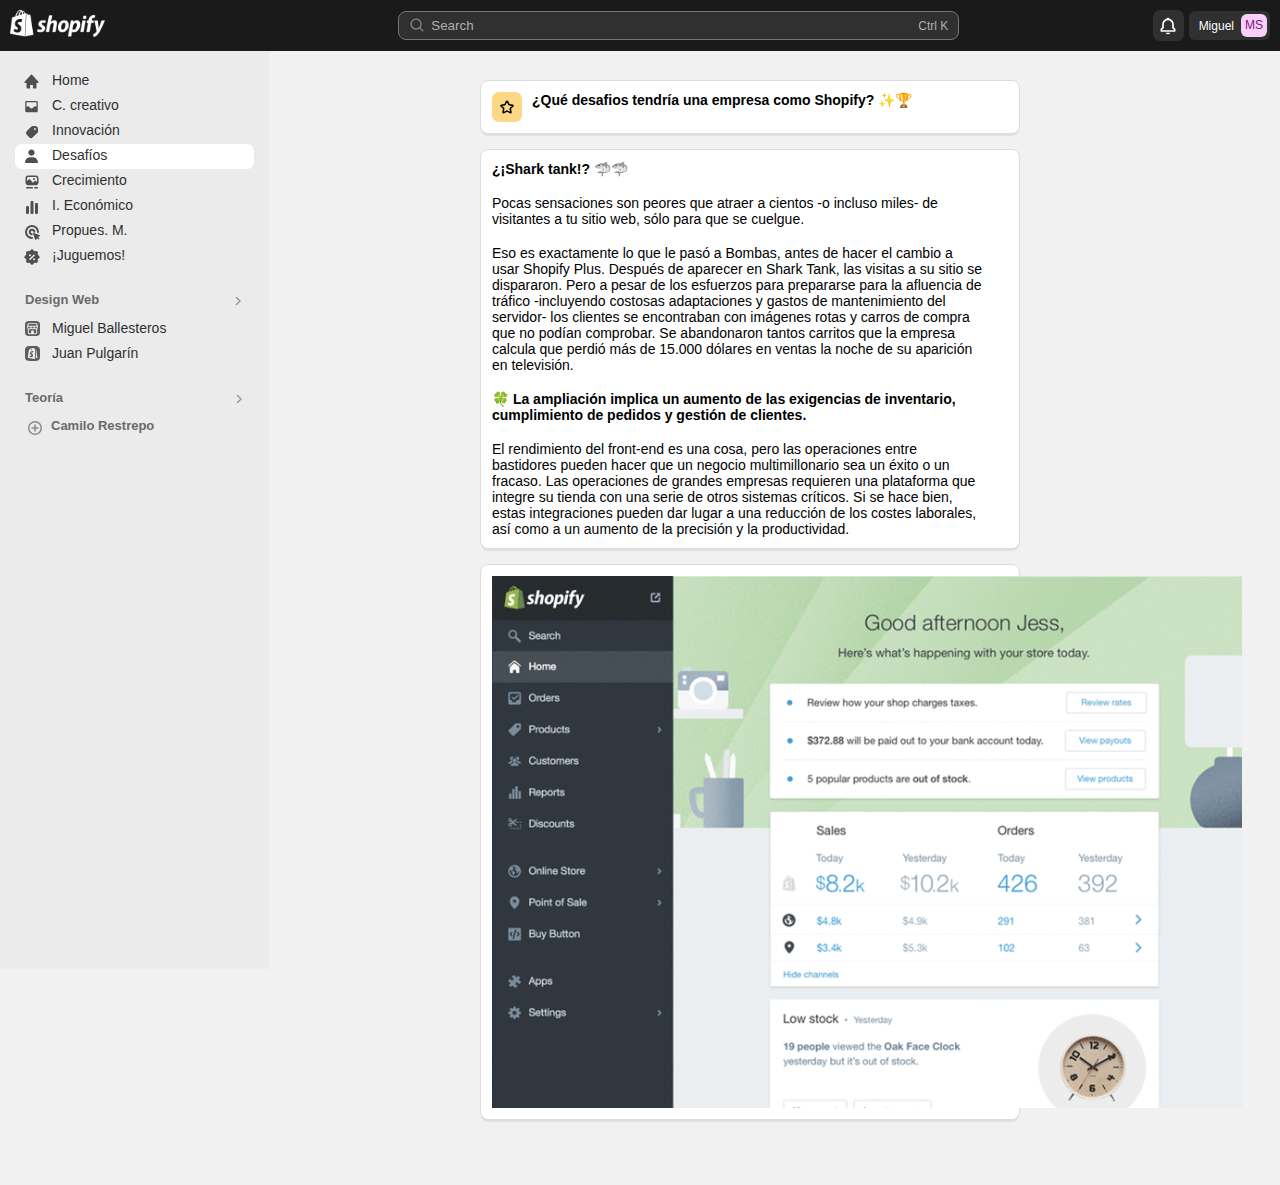
<file: html/desafios.html>
<!DOCTYPE html>
<html lang="en">
<head>
    <meta charset="UTF-8">
    <meta name="viewport" content="width=device-width, initial-scale=1.0">
    <title>Shopify - Desafíos | Emprendimiento</title>
    <link rel="stylesheet" href="/css/desafios.css">
    <link rel="icon" type="image/x-icon" href="/src/58482ec0cef1014c0b5e4a70.png">
</head>
<body>
    <header class="header">
        <a href="/html/screenshot.html"><img class="imgLogo" src="/src/shopifywhite.webp" alt=""></a>

        <div class="search-container">
            <form action="/buscar" method="get" class="search-form">
                <div class="svgSearch">
                    <svg xmlns="http://www.w3.org/2000/svg" width="17" height="17" viewBox="0 0 24 24" style="fill: #828181;transform: msFilter"><path d="M10 18a7.952 7.952 0 0 0 4.897-1.688l4.396 4.396 1.414-1.414-4.396-4.396A7.952 7.952 0 0 0 18 10c0-4.411-3.589-8-8-8s-8 3.589-8 8 3.589 8 8 8zm0-14c3.309 0 6 2.691 6 6s-2.691 6-6 6-6-2.691-6-6 2.691-6 6-6z"></path></svg>
                </div>

                <input type="text" id="busqueda" name="q" placeholder="Search" required>
                <p class="ctrlK">Ctrl K</p>
            </form>
        </div>

        <div class="profileuser">
            <div class="svgProfile">
                <svg xmlns="http://www.w3.org/2000/svg" width="20" height="20" viewBox="0 0 24 24" style="fill: rgb(255, 255, 255);transform: msFilter"><path d="M19 13.586V10c0-3.217-2.185-5.927-5.145-6.742C13.562 2.52 12.846 2 12 2s-1.562.52-1.855 1.258C7.185 4.074 5 6.783 5 10v3.586l-1.707 1.707A.996.996 0 0 0 3 16v2a1 1 0 0 0 1 1h16a1 1 0 0 0 1-1v-2a.996.996 0 0 0-.293-.707L19 13.586zM19 17H5v-.586l1.707-1.707A.996.996 0 0 0 7 14v-4c0-2.757 2.243-5 5-5s5 2.243 5 5v4c0 .266.105.52.293.707L19 16.414V17zm-7 5a2.98 2.98 0 0 0 2.818-2H9.182A2.98 2.98 0 0 0 12 22z"></path></svg>
            </div>
            
            <div class="user">
                <p class="myStore">Miguel</p>
                <p class="MS">MS</p>
            </div>
        </div>
    </header>
    
    <nav class="nav">
        <div class="navP1">
            <div class="pHome">
                <div class="svgHome">
                    <svg xmlns="http://www.w3.org/2000/svg" width="17" height="17" viewBox="0 0 24 24" style="fill: #4f4f4f;transform: msFilter"><path d="m21.743 12.331-9-10c-.379-.422-1.107-.422-1.486 0l-9 10a.998.998 0 0 0-.17 1.076c.16.361.518.593.913.593h2v7a1 1 0 0 0 1 1h3a1 1 0 0 0 1-1v-4h4v4a1 1 0 0 0 1 1h3a1 1 0 0 0 1-1v-7h2a.998.998 0 0 0 .743-1.669z"></path></svg>
                </div>
                <a class="home" href="/html/home.html">Home</a>

            </div>

            <div class="pOrders">
                <div class="svgOrders">
                    <svg xmlns="http://www.w3.org/2000/svg" width="15" height="15" viewBox="0 0 24 24" style="fill: #4f4f4f;transform: msFilter"><path d="M20 3H4c-1.103 0-2 .897-2 2v14a2 2 0 0 0 2 2h16a2 2 0 0 0 2-2V5c0-1.103-.897-2-2-2zm-1 9h-3.142c-.446 1.722-1.997 3-3.858 3s-3.412-1.278-3.858-3H4V5h16v7h-1z"></path></svg>
                </div>
                <a class="orders" href="/html/creativo.html">C. creativo</a>
            </div>

            <div class="pProducts">
                <div class="svgProducts">
                    <svg viewBox="0 0 20 20" width="20" height="20" focusable="false" aria-hidden="true" style="fill:#4f4f4f" ><path fill-rule="evenodd" d="M11.025 4h1.725a3.25 3.25 0 0 1 3.25 3.25v1.938a2.5 2.5 0 0 1-.765 1.8l-4.468 4.308a2.5 2.5 0 0 1-3.503-.032l-2.528-2.528a2.5 2.5 0 0 1-.032-3.503l4.161-4.315a3 3 0 0 1 2.16-.918Zm1.975 4a1 1 0 1 0 0-2 1 1 0 0 0 0 2Z"></path></svg>
                </div>
                <a class="products" href="/html/innovacion.html">Innovación</a>
            </div>

            <div class="pCustomers">
                <div class="svgCustomers">
                    <svg xmlns="http://www.w3.org/2000/svg" width="17" height="17" viewBox="0 0 24 24" style="fill:#4f4f4f"><path d="M7.5 6.5C7.5 8.981 9.519 11 12 11s4.5-2.019 4.5-4.5S14.481 2 12 2 7.5 4.019 7.5 6.5zM20 21h1v-1c0-3.859-3.141-7-7-7h-4c-3.86 0-7 3.141-7 7v1h17z"></path></svg>                
                </div>
                <a class="customers" href="/html/desafios.html">Desafíos</a>
            </div>

            <div class="pContent">
                <div class="svgContent">
                    <svg viewBox="0 0 20 20" width="20" height="20" style="fill:#4f4f4f"><path d="M12 8a1 1 0 1 0 0-2 1 1 0 0 0 0 2Z"></path><path fill-rule="evenodd" d="M7.42 3.5h5.16c.535 0 .98 0 1.345.03.38.03.736.098 1.073.27a2.75 2.75 0 0 1 1.202 1.202c.172.337.24.693.27 1.073.03.365.03.81.03 1.345v1.91c0 .535 0 .98-.03 1.345-.03.38-.098.736-.27 1.073a2.751 2.751 0 0 1-1.201 1.202c-.338.172-.694.24-1.074.27a6.052 6.052 0 0 1-.288.017.744.744 0 0 1-.137.013h-6.08c-.535 0-.98 0-1.345-.03-.38-.03-.736-.098-1.073-.27a2.75 2.75 0 0 1-1.047-.934.75.75 0 0 1-.176-.31c-.157-.324-.22-.667-.25-1.031-.029-.365-.029-.81-.029-1.345v-1.91c0-.535 0-.98.03-1.345.03-.38.098-.736.27-1.073a2.75 2.75 0 0 1 1.202-1.202c.337-.172.693-.24 1.073-.27.365-.03.81-.03 1.345-.03Zm7.58 5.8-.001.533-.135-.192a1.75 1.75 0 0 0-2.778-.116l-1.086 1.303-2.411-2.893a1.75 1.75 0 0 0-2.68-.01l-.909 1.073v-1.548c0-.572 0-.957.025-1.253.023-.287.065-.424.111-.514a1.25 1.25 0 0 1 .547-.547c.09-.046.227-.088.514-.111.296-.024.68-.025 1.253-.025h5.1c.572 0 .957 0 1.252.025.288.023.425.065.516.111.235.12.426.311.546.547.046.09.088.227.111.514.024.296.025.68.025 1.253v1.85Z"></path><path d="M4 15.75a.75.75 0 0 1 .75-.75h5.5a.75.75 0 0 1 0 1.5h-5.5a.75.75 0 0 1-.75-.75Z"></path><path d="M12.75 15a.75.75 0 0 0 0 1.5h2.5a.75.75 0 0 0 0-1.5h-2.5Z"></path></svg>
                </div>
                <a class="content" href="/html/crecimiento.html">Crecimiento</a>
            </div>

            <div class="pAnalytics">
                <div class="svgAnalytics">
                    <svg viewBox="0 0 20 20" width="20" height="20" style="fill: #4f4f4f"><path d="M9.983 4c-.101 0-.212 0-.308.006a1.262 1.262 0 0 0-.403.09 1.25 1.25 0 0 0-.677.676 1.262 1.262 0 0 0-.088.403 4.73 4.73 0 0 0-.007.308v10.034c0 .101 0 .212.007.308.007.108.025.25.088.403.127.307.37.55.677.677.152.063.295.081.403.088.096.007.206.007.308.007h.034c.101 0 .212 0 .308-.006a1.246 1.246 0 0 0 1.08-.766c.063-.152.081-.295.088-.403.007-.096.007-.207.007-.308v-10.034c0-.101 0-.212-.007-.308a1.266 1.266 0 0 0-.088-.403 1.25 1.25 0 0 0-.677-.677 1.262 1.262 0 0 0-.403-.088 4.728 4.728 0 0 0-.308-.007h-.034Z"></path><path d="M5.483 9c-.101 0-.212 0-.308.007a1.262 1.262 0 0 0-.403.088 1.25 1.25 0 0 0-.677.677 1.263 1.263 0 0 0-.088.403 4.728 4.728 0 0 0-.007.308v5.034c0 .101 0 .212.006.308a1.246 1.246 0 0 0 .766 1.08c.152.063.295.081.403.088.096.007.207.007.308.007h.034c.101 0 .212 0 .308-.006a1.246 1.246 0 0 0 1.08-.766 1.28 1.28 0 0 0 .089-.403c.006-.096.006-.207.006-.308v-5.034c0-.101 0-.212-.006-.308a1.263 1.263 0 0 0-.09-.403 1.25 1.25 0 0 0-.676-.677 1.262 1.262 0 0 0-.403-.088 4.73 4.73 0 0 0-.308-.007h-.034Z"></path><path d="M14.483 6c-.101 0-.212 0-.308.006a1.262 1.262 0 0 0-.403.09 1.25 1.25 0 0 0-.677.676 1.264 1.264 0 0 0-.088.403c-.007.096-.007.207-.007.308v8.034c0 .101 0 .212.007.308.007.108.025.25.088.403.127.307.37.55.677.677.152.063.296.081.403.088.096.007.207.007.308.007h.034c.101 0 .212 0 .308-.006a1.246 1.246 0 0 0 1.08-.766c.063-.152.081-.295.088-.403.007-.096.007-.207.007-.308v-8.034c0-.101 0-.212-.007-.308a1.266 1.266 0 0 0-.088-.403 1.25 1.25 0 0 0-.677-.677 1.262 1.262 0 0 0-.403-.088 4.728 4.728 0 0 0-.308-.007h-.034Z"></path></svg>
                </div>
                <a class="analytics" href="/html/economico.html">I. Económico</a>
            </div>

            <div class="pMarketing">
                <div class="svgMarketing">
                    <svg viewBox="0 0 20 20" width="20" height="20"focusable="false" aria-hidden="true" style="fill:#4f4f4f"><path d="M5 10a5 5 0 0 1 10 0 1 1 0 1 0 2 0 7 7 0 1 0-7 7 1 1 0 1 0 0-2 5 5 0 0 1-5-5Z"></path><path d="M11.29 9.84a1 1 0 0 0 1.98-.278 3.25 3.25 0 1 0-3.782 3.653 1 1 0 1 0 .347-1.97 1.25 1.25 0 1 1 1.455-1.405Z"></path><path d="M11.611 10.973a.5.5 0 0 0-.638.638l2.121 6.01a.5.5 0 0 0 .871.135l1.172-1.558 1.038 1.037a.5.5 0 0 0 .707 0l.353-.353a.5.5 0 0 0 0-.707l-1.037-1.038 1.558-1.172a.5.5 0 0 0-.135-.87l-6.01-2.122Z"></path></svg>
                </div>
                <a class="marketing" href="/html/propuesta.html">Propues. M.</a>
            </div>

            <div class="pDiscounts">
                <div class="svgDiscounts"> 
                    <svg viewBox="0 0 20 20" width="20" height="20" focusable="false" aria-hidden="true" style="fill:#4f4f4f"><path fill-rule="evenodd" d="M11.527 3.327c-.6-1.306-2.455-1.306-3.054 0a1.68 1.68 0 0 1-2.112.874c-1.347-.5-2.66.813-2.16 2.16a1.68 1.68 0 0 1-.874 2.112c-1.306.6-1.306 2.455 0 3.054a1.68 1.68 0 0 1 .874 2.112c-.5 1.347.813 2.659 2.16 2.16a1.68 1.68 0 0 1 2.112.874c.6 1.306 2.455 1.306 3.054 0a1.68 1.68 0 0 1 2.112-.874c1.347.499 2.66-.813 2.16-2.16a1.68 1.68 0 0 1 .874-2.112c1.306-.6 1.306-2.455 0-3.054a1.68 1.68 0 0 1-.874-2.112c.5-1.347-.813-2.66-2.16-2.16a1.68 1.68 0 0 1-2.112-.874Zm-2.527 4.923a1 1 0 1 1-2 0 1 1 0 0 1 2 0Zm3.53.53-4 4a.75.75 0 1 1-1.06-1.06l4-4a.75.75 0 1 1 1.06 1.06Zm.47 3.47a1 1 0 1 1-2 0 1 1 0 0 1 2 0Z"></path></svg>
                </div>
                <a class="discounts" href="/html/game.html">¡Juguemos!</a>
            </div>
        </div>

        <div class="navP2">
            <div class="pSales">
                <p class="sales">Design Web</p>
                <div class="svgSales">
                    <svg viewBox="0 0 20 20" width="18" height="18" class="Polaris-Icon__Svg_375hu" focusable="false" aria-hidden="true" ><path fill-rule="evenodd" d="M7.72 14.53a.75.75 0 0 1 0-1.06l3.47-3.47-3.47-3.47a.75.75 0 0 1 1.06-1.06l4 4a.75.75 0 0 1 0 1.06l-4 4a.75.75 0 0 1-1.06 0Z"></path></svg>
                </div>
            </div>

            <div class="pOnline">
                <div class="svgOnline"> 
                    <img class="svgOnline"  width="15" height="15" src="data:image/svg+xml;utf8,<svg xmlns=&quot;http://www.w3.org/2000/svg&quot; viewBox=&quot;0 0 20 20&quot;><path d=&quot;M5 11.18v4.445c0 .345.28.625.625.625h2.5v-2.5c0-.69.56-1.25 1.25-1.25h1.25c.69 0 1.25.56 1.25 1.25v2.5h2.5c.345 0 .625-.28.625-.625V11.18a2.822 2.822 0 0 1-2.813-.975A2.807 2.807 0 0 1 10 11.25a2.807 2.807 0 0 1-2.188-1.045A2.807 2.807 0 0 1 5 11.18ZM7.188 7.5v.938a1.562 1.562 0 1 1-3.125 0V7.5h3.125ZM8.438 8.438V7.5h3.124v.938a1.563 1.563 0 0 1-3.124 0ZM12.813 8.438V7.5h3.124v.938a1.563 1.563 0 0 1-3.124 0ZM4.305 6.25h11.39l-.69-2.073a.625.625 0 0 0-.593-.427H5.588a.625.625 0 0 0-.592.427L4.305 6.25Z&quot;/><path fill-rule=&quot;evenodd&quot; d=&quot;M5 0a5 5 0 0 0-5 5v10a5 5 0 0 0 5 5h10a5 5 0 0 0 5-5V5a5 5 0 0 0-5-5H5ZM3.81 3.782A1.875 1.875 0 0 1 5.588 2.5h8.824c.807 0 1.523.516 1.778 1.282l.997 2.992v1.663c0 .833-.362 1.582-.937 2.097v5.091c0 1.035-.84 1.875-1.875 1.875h-8.75a1.875 1.875 0 0 1-1.875-1.875v-5.091a2.805 2.805 0 0 1-.938-2.097V6.774l.998-2.992Z&quot; clip-rule=&quot;evenodd&quot;/></svg>" alt="" aria-hidden="true">
                </div>
                <p class="online">Miguel Ballesteros</p>
            </div>

            <div class="pPoint">
                <div class="svgPoint"> 
                    <img class="svgPoint" width="15" height="15" src="data:image/svg+xml;utf8,<svg xmlns=&quot;http://www.w3.org/2000/svg&quot; viewBox=&quot;0 0 20 20&quot;><path d=&quot;M11.123 6.753c.141.045.201.196.154.337l-.434 1.296c-.06.179-.264.263-.443.2a2.891 2.891 0 0 0-.9-.158c-.997 0-1.041.624-1.041.782 0 .338.347.594.768.903.645.476 1.463 1.078 1.463 2.297 0 1.58-.998 2.6-2.35 2.6a3.257 3.257 0 0 1-2.313-.872.296.296 0 0 1-.078-.304l.242-.798c.065-.217.336-.3.525-.175.313.205.77.447 1.182.447a.63.63 0 0 0 .658-.64c0-.49-.352-.775-.747-1.095-.506-.41-1.082-.877-1.082-1.905 0-1.546 1.109-3.042 3.344-3.042.493-.014.843.06 1.052.127ZM8.957 4.047c.475-.094.712.364.62.773-.092.41-.41.77-.818.8-.407.03-.599-.32-.567-.674a1.045 1.045 0 0 1 .765-.9Z&quot;/><path fill-rule=&quot;evenodd&quot; d=&quot;M.545 2.73C0 3.8 0 5.2 0 8v4c0 2.8 0 4.2.545 5.27a5 5 0 0 0 2.185 2.185C3.8 20 5.2 20 8 20h4c2.8 0 4.2 0 5.27-.545a5 5 0 0 0 2.185-2.185C20 16.2 20 14.8 20 12V8c0-2.8 0-4.2-.545-5.27A5 5 0 0 0 17.27.545C16.2 0 14.8 0 12 0H8C5.2 0 3.8 0 2.73.545A5 5 0 0 0 .545 2.73Zm13.07 2.074L12.29 3.027a1.198 1.198 0 0 0-1.034-.526c-.19.014-.38.048-.564.102l-2.54.628-.998.244c-.269.063-.501.23-.649.464l-1.369 2c-.139.187-.23.406-.265.637-.025.168-.046.338-.066.507l-.004.03c-.22 1.724-.442 3.453-.667 5.186l-.299 2.316a5.235 5.235 0 0 1-.027.177c-.066.399-.163.987.26 1.107.278.08.571.126.862.172.142.023.284.046.424.072l7.052 1.34c.371.072.716-.08.798-.49.015-.105.023-.21.022-.316.028-.544.054-1.086.08-1.63l.271-5.56c.064-1.342.13-2.683.2-4.025a.895.895 0 0 0-.164-.658Zm.83 11.295.048-.994.272-5.56c.063-1.327.129-2.653.197-3.978.027-.244.011-.49-.046-.725.1.118.165.262.185.417l1.413 10.398a.49.49 0 0 1-.53.6l-1.539-.158Z&quot; clip-rule=&quot;evenodd&quot;/></svg>" alt="" aria-hidden="true">
                </div>
                <p class="point">Juan Pulgarín</p>
            </div>
        </div>

        <div class="navP3">
            <div class="pApps">
                <p class="apps">Teoría</p>
                <div class="svgApps">
                    <svg viewBox="0 0 20 20" width="18" height="18" class="Polaris-Icon__Svg_375hu" focusable="false" aria-hidden="true" ><path fill-rule="evenodd" d="M7.72 14.53a.75.75 0 0 1 0-1.06l3.47-3.47-3.47-3.47a.75.75 0 0 1 1.06-1.06l4 4a.75.75 0 0 1 0 1.06l-4 4a.75.75 0 0 1-1.06 0Z"></path></svg>
                </div>
            </div>

            <div class="pAdd">
                <div class="svgAdd"> 
                    <svg viewBox="0 0 20 20" width="20" height="20" class="Polaris-Icon__Svg_375hu" focusable="false" aria-hidden="true"><path d="M6.25 10a.75.75 0 0 1 .75-.75h2.25v-2.25a.75.75 0 0 1 1.5 0v2.25h2.25a.75.75 0 0 1 0 1.5h-2.25v2.25a.75.75 0 0 1-1.5 0v-2.25h-2.25a.75.75 0 0 1-.75-.75Z"></path><path fill-rule="evenodd" d="M10 17a7 7 0 1 0 0-14 7 7 0 0 0 0 14Zm0-1.5a5.5 5.5 0 1 0 0-11 5.5 5.5 0 0 0 0 11Z"></path></svg>
                </div>
                <p class="add">Camilo Restrepo</p>
            </div>
        </div>

    </nav>

    <main>
        <div class="recuadroExpo1">
            <div class="titleMain1">
                <div class="svgStar">
                    <svg viewBox="0 0 20 20" width="20" height="20" class="Polaris-Icon__Svg_375hu"><path fill-rule="evenodd" d="M8.872 4.123c.453-.95 1.803-.95 2.256 0l1.39 2.912 3.199.421c1.042.138 1.46 1.422.697 2.146l-2.34 2.222.587 3.172c.192 1.034-.901 1.828-1.825 1.327l-2.836-1.54-2.836 1.54c-.924.501-2.017-.293-1.825-1.327l.587-3.172-2.34-2.222c-.762-.724-.345-2.008.697-2.146l3.2-.421 1.389-2.912Zm1.128 1.119-1.222 2.561a1.25 1.25 0 0 1-.965.701l-2.814.371 2.058 1.954c.307.292.446.718.369 1.134l-.517 2.791 2.495-1.354a1.25 1.25 0 0 1 1.192 0l2.495 1.354-.517-2.79a1.25 1.25 0 0 1 .369-1.135l2.058-1.954-2.814-.37a1.25 1.25 0 0 1-.965-.702l-1.222-2.561Z"></path></svg>   
                </div>
    
                <p class="txtTitleMain">¿Qué desafios tendría una empresa como Shopify? ✨🏆</p>  
            </div>
        </div>

        <div class="recuadroExpo">
            <div class="titleMain">
                <p class="txtTitleMain">¿¡Shark tank!? 🦈🦈</p>
                <br>
                <p class="txtMain">Pocas sensaciones son peores que atraer a cientos -o incluso miles- de visitantes a tu sitio web, sólo para que se cuelgue.</p>
                <br>
                <p class="txtMain">Eso es exactamente lo que le pasó a Bombas, antes de hacer el cambio a usar Shopify Plus. Después de aparecer en Shark Tank, las visitas a su sitio se dispararon. Pero a pesar de los esfuerzos para prepararse para la afluencia de tráfico -incluyendo costosas adaptaciones y gastos de mantenimiento del servidor- los clientes se encontraban con imágenes rotas y carros de compra que no podían comprobar. Se abandonaron tantos carritos que la empresa calcula que perdió más de 15.000 dólares en ventas la noche de su aparición en televisión.</p>
                <br>                  
                <p class="txtTitleMain">🍀 La ampliación implica un aumento de las exigencias de inventario, cumplimiento de pedidos y gestión de clientes.</p>
                <br>  
                <p class="txtMain">El rendimiento del front-end es una cosa, pero las operaciones entre bastidores pueden hacer que un negocio multimillonario sea un éxito o un fracaso. Las operaciones de grandes empresas requieren una plataforma que integre su tienda con una serie de otros sistemas críticos. Si se hace bien, estas integraciones pueden dar lugar a una reducción de los costes laborales, así como a un aumento de la precisión y la productividad.</p>
            </div>
        </div>

        <div class="recuadroExpo1">
            <div class="titleMain1">
                <img class="imgCEO" src="/src/channels.gif" alt="" width="750px">
            </div>

        </div>
    </main>
</body>
</html>
</file>
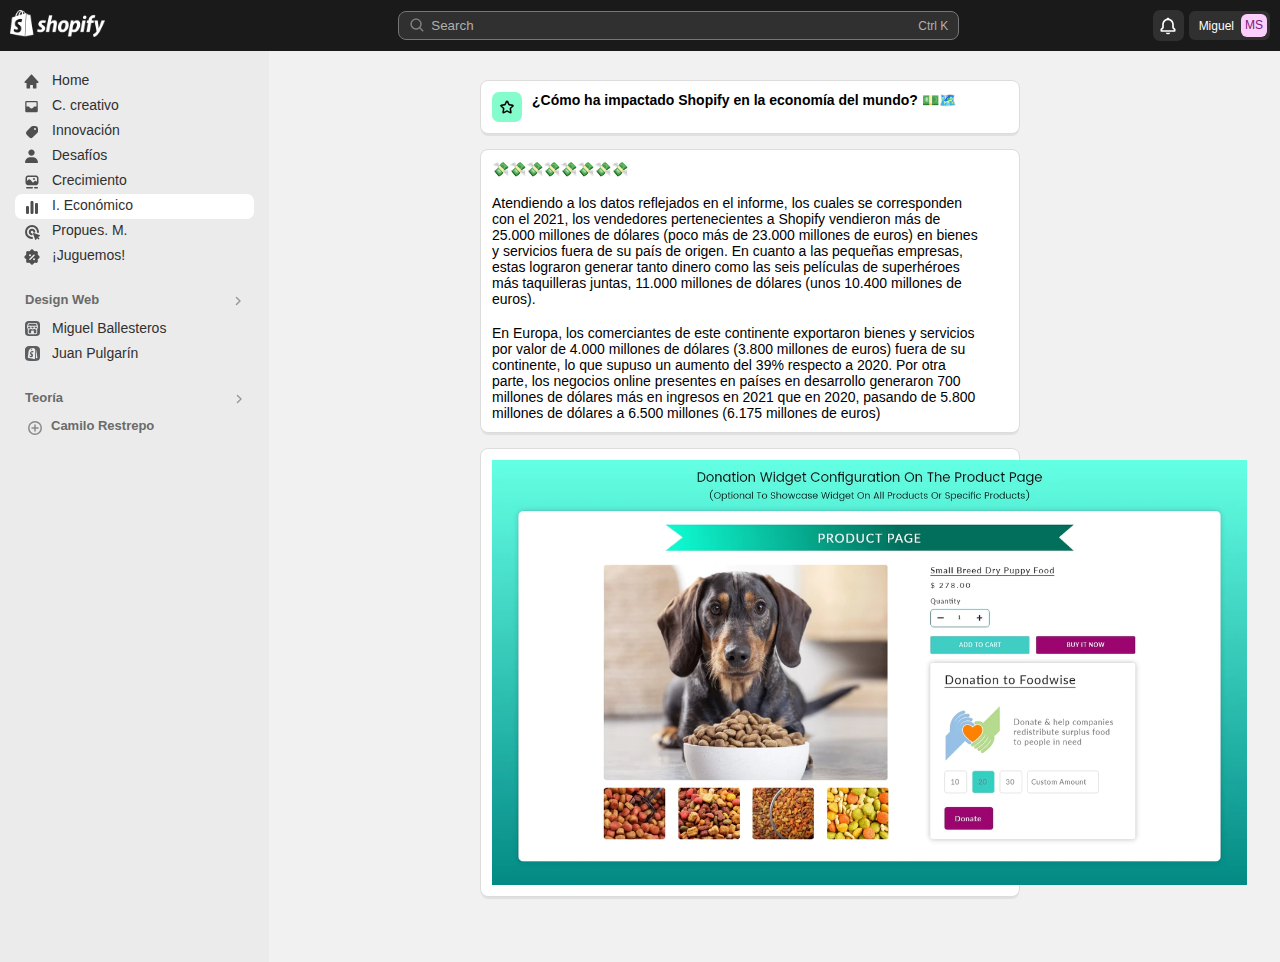
<file: html/economico.html>
<!DOCTYPE html>
<html lang="en">
<head>
    <meta charset="UTF-8">
    <meta name="viewport" content="width=device-width, initial-scale=1.0">
    <title>Shopify - Impacto Económico | Emprendimiento</title>
    <link rel="stylesheet" href="/css/economico.css">
    <link rel="icon" type="image/x-icon" href="/src/58482ec0cef1014c0b5e4a70.png">
</head>
<body>
    <header class="header">
        <a href="/html/screenshot.html"><img class="imgLogo" src="/src/shopifywhite.webp" alt=""></a>

        <div class="search-container">
            <form action="/buscar" method="get" class="search-form">
                <div class="svgSearch">
                    <svg xmlns="http://www.w3.org/2000/svg" width="17" height="17" viewBox="0 0 24 24" style="fill: #828181;transform: msFilter"><path d="M10 18a7.952 7.952 0 0 0 4.897-1.688l4.396 4.396 1.414-1.414-4.396-4.396A7.952 7.952 0 0 0 18 10c0-4.411-3.589-8-8-8s-8 3.589-8 8 3.589 8 8 8zm0-14c3.309 0 6 2.691 6 6s-2.691 6-6 6-6-2.691-6-6 2.691-6 6-6z"></path></svg>
                </div>

                <input type="text" id="busqueda" name="q" placeholder="Search" required>
                <p class="ctrlK">Ctrl K</p>
            </form>
        </div>

        <div class="profileuser">
            <div class="svgProfile">
                <svg xmlns="http://www.w3.org/2000/svg" width="20" height="20" viewBox="0 0 24 24" style="fill: rgb(255, 255, 255);transform: msFilter"><path d="M19 13.586V10c0-3.217-2.185-5.927-5.145-6.742C13.562 2.52 12.846 2 12 2s-1.562.52-1.855 1.258C7.185 4.074 5 6.783 5 10v3.586l-1.707 1.707A.996.996 0 0 0 3 16v2a1 1 0 0 0 1 1h16a1 1 0 0 0 1-1v-2a.996.996 0 0 0-.293-.707L19 13.586zM19 17H5v-.586l1.707-1.707A.996.996 0 0 0 7 14v-4c0-2.757 2.243-5 5-5s5 2.243 5 5v4c0 .266.105.52.293.707L19 16.414V17zm-7 5a2.98 2.98 0 0 0 2.818-2H9.182A2.98 2.98 0 0 0 12 22z"></path></svg>
            </div>
            
            <div class="user">
                <p class="myStore">Miguel</p>
                <p class="MS">MS</p>
            </div>
        </div>
    </header>
    
    <nav class="nav">
        <div class="navP1">
            <div class="pHome">
                <div class="svgHome">
                    <svg xmlns="http://www.w3.org/2000/svg" width="17" height="17" viewBox="0 0 24 24" style="fill: #4f4f4f;transform: msFilter"><path d="m21.743 12.331-9-10c-.379-.422-1.107-.422-1.486 0l-9 10a.998.998 0 0 0-.17 1.076c.16.361.518.593.913.593h2v7a1 1 0 0 0 1 1h3a1 1 0 0 0 1-1v-4h4v4a1 1 0 0 0 1 1h3a1 1 0 0 0 1-1v-7h2a.998.998 0 0 0 .743-1.669z"></path></svg>
                </div>
                <a class="home" href="/html/home.html">Home</a>

            </div>

            <div class="pOrders">
                <div class="svgOrders">
                    <svg xmlns="http://www.w3.org/2000/svg" width="15" height="15" viewBox="0 0 24 24" style="fill: #4f4f4f;transform: msFilter"><path d="M20 3H4c-1.103 0-2 .897-2 2v14a2 2 0 0 0 2 2h16a2 2 0 0 0 2-2V5c0-1.103-.897-2-2-2zm-1 9h-3.142c-.446 1.722-1.997 3-3.858 3s-3.412-1.278-3.858-3H4V5h16v7h-1z"></path></svg>
                </div>
                <a class="orders" href="/html/creativo.html">C. creativo</a>
            </div>

            <div class="pProducts">
                <div class="svgProducts">
                    <svg viewBox="0 0 20 20" width="20" height="20" focusable="false" aria-hidden="true" style="fill:#4f4f4f" ><path fill-rule="evenodd" d="M11.025 4h1.725a3.25 3.25 0 0 1 3.25 3.25v1.938a2.5 2.5 0 0 1-.765 1.8l-4.468 4.308a2.5 2.5 0 0 1-3.503-.032l-2.528-2.528a2.5 2.5 0 0 1-.032-3.503l4.161-4.315a3 3 0 0 1 2.16-.918Zm1.975 4a1 1 0 1 0 0-2 1 1 0 0 0 0 2Z"></path></svg>
                </div>
                <a class="products" href="/html/innovacion.html">Innovación</a>
            </div>

            <div class="pCustomers">
                <div class="svgCustomers">
                    <svg xmlns="http://www.w3.org/2000/svg" width="17" height="17" viewBox="0 0 24 24" style="fill:#4f4f4f"><path d="M7.5 6.5C7.5 8.981 9.519 11 12 11s4.5-2.019 4.5-4.5S14.481 2 12 2 7.5 4.019 7.5 6.5zM20 21h1v-1c0-3.859-3.141-7-7-7h-4c-3.86 0-7 3.141-7 7v1h17z"></path></svg>                
                </div>
                <a class="customers" href="/html/desafios.html">Desafíos</a>
            </div>

            <div class="pContent">
                <div class="svgContent">
                    <svg viewBox="0 0 20 20" width="20" height="20" style="fill:#4f4f4f"><path d="M12 8a1 1 0 1 0 0-2 1 1 0 0 0 0 2Z"></path><path fill-rule="evenodd" d="M7.42 3.5h5.16c.535 0 .98 0 1.345.03.38.03.736.098 1.073.27a2.75 2.75 0 0 1 1.202 1.202c.172.337.24.693.27 1.073.03.365.03.81.03 1.345v1.91c0 .535 0 .98-.03 1.345-.03.38-.098.736-.27 1.073a2.751 2.751 0 0 1-1.201 1.202c-.338.172-.694.24-1.074.27a6.052 6.052 0 0 1-.288.017.744.744 0 0 1-.137.013h-6.08c-.535 0-.98 0-1.345-.03-.38-.03-.736-.098-1.073-.27a2.75 2.75 0 0 1-1.047-.934.75.75 0 0 1-.176-.31c-.157-.324-.22-.667-.25-1.031-.029-.365-.029-.81-.029-1.345v-1.91c0-.535 0-.98.03-1.345.03-.38.098-.736.27-1.073a2.75 2.75 0 0 1 1.202-1.202c.337-.172.693-.24 1.073-.27.365-.03.81-.03 1.345-.03Zm7.58 5.8-.001.533-.135-.192a1.75 1.75 0 0 0-2.778-.116l-1.086 1.303-2.411-2.893a1.75 1.75 0 0 0-2.68-.01l-.909 1.073v-1.548c0-.572 0-.957.025-1.253.023-.287.065-.424.111-.514a1.25 1.25 0 0 1 .547-.547c.09-.046.227-.088.514-.111.296-.024.68-.025 1.253-.025h5.1c.572 0 .957 0 1.252.025.288.023.425.065.516.111.235.12.426.311.546.547.046.09.088.227.111.514.024.296.025.68.025 1.253v1.85Z"></path><path d="M4 15.75a.75.75 0 0 1 .75-.75h5.5a.75.75 0 0 1 0 1.5h-5.5a.75.75 0 0 1-.75-.75Z"></path><path d="M12.75 15a.75.75 0 0 0 0 1.5h2.5a.75.75 0 0 0 0-1.5h-2.5Z"></path></svg>
                </div>
                <a class="content" href="/html/crecimiento.html">Crecimiento</a>
            </div>

            <div class="pAnalytics">
                <div class="svgAnalytics">
                    <svg viewBox="0 0 20 20" width="20" height="20" style="fill: #4f4f4f"><path d="M9.983 4c-.101 0-.212 0-.308.006a1.262 1.262 0 0 0-.403.09 1.25 1.25 0 0 0-.677.676 1.262 1.262 0 0 0-.088.403 4.73 4.73 0 0 0-.007.308v10.034c0 .101 0 .212.007.308.007.108.025.25.088.403.127.307.37.55.677.677.152.063.295.081.403.088.096.007.206.007.308.007h.034c.101 0 .212 0 .308-.006a1.246 1.246 0 0 0 1.08-.766c.063-.152.081-.295.088-.403.007-.096.007-.207.007-.308v-10.034c0-.101 0-.212-.007-.308a1.266 1.266 0 0 0-.088-.403 1.25 1.25 0 0 0-.677-.677 1.262 1.262 0 0 0-.403-.088 4.728 4.728 0 0 0-.308-.007h-.034Z"></path><path d="M5.483 9c-.101 0-.212 0-.308.007a1.262 1.262 0 0 0-.403.088 1.25 1.25 0 0 0-.677.677 1.263 1.263 0 0 0-.088.403 4.728 4.728 0 0 0-.007.308v5.034c0 .101 0 .212.006.308a1.246 1.246 0 0 0 .766 1.08c.152.063.295.081.403.088.096.007.207.007.308.007h.034c.101 0 .212 0 .308-.006a1.246 1.246 0 0 0 1.08-.766 1.28 1.28 0 0 0 .089-.403c.006-.096.006-.207.006-.308v-5.034c0-.101 0-.212-.006-.308a1.263 1.263 0 0 0-.09-.403 1.25 1.25 0 0 0-.676-.677 1.262 1.262 0 0 0-.403-.088 4.73 4.73 0 0 0-.308-.007h-.034Z"></path><path d="M14.483 6c-.101 0-.212 0-.308.006a1.262 1.262 0 0 0-.403.09 1.25 1.25 0 0 0-.677.676 1.264 1.264 0 0 0-.088.403c-.007.096-.007.207-.007.308v8.034c0 .101 0 .212.007.308.007.108.025.25.088.403.127.307.37.55.677.677.152.063.296.081.403.088.096.007.207.007.308.007h.034c.101 0 .212 0 .308-.006a1.246 1.246 0 0 0 1.08-.766c.063-.152.081-.295.088-.403.007-.096.007-.207.007-.308v-8.034c0-.101 0-.212-.007-.308a1.266 1.266 0 0 0-.088-.403 1.25 1.25 0 0 0-.677-.677 1.262 1.262 0 0 0-.403-.088 4.728 4.728 0 0 0-.308-.007h-.034Z"></path></svg>
                </div>
                <a class="analytics" href="/html/economico.html">I. Económico</a>
            </div>

            <div class="pMarketing">
                <div class="svgMarketing">
                    <svg viewBox="0 0 20 20" width="20" height="20"focusable="false" aria-hidden="true" style="fill:#4f4f4f"><path d="M5 10a5 5 0 0 1 10 0 1 1 0 1 0 2 0 7 7 0 1 0-7 7 1 1 0 1 0 0-2 5 5 0 0 1-5-5Z"></path><path d="M11.29 9.84a1 1 0 0 0 1.98-.278 3.25 3.25 0 1 0-3.782 3.653 1 1 0 1 0 .347-1.97 1.25 1.25 0 1 1 1.455-1.405Z"></path><path d="M11.611 10.973a.5.5 0 0 0-.638.638l2.121 6.01a.5.5 0 0 0 .871.135l1.172-1.558 1.038 1.037a.5.5 0 0 0 .707 0l.353-.353a.5.5 0 0 0 0-.707l-1.037-1.038 1.558-1.172a.5.5 0 0 0-.135-.87l-6.01-2.122Z"></path></svg>
                </div>
                <a class="marketing" href="/html/propuesta.html">Propues. M.</a>
            </div>

            <div class="pDiscounts">
                <div class="svgDiscounts"> 
                    <svg viewBox="0 0 20 20" width="20" height="20" focusable="false" aria-hidden="true" style="fill:#4f4f4f"><path fill-rule="evenodd" d="M11.527 3.327c-.6-1.306-2.455-1.306-3.054 0a1.68 1.68 0 0 1-2.112.874c-1.347-.5-2.66.813-2.16 2.16a1.68 1.68 0 0 1-.874 2.112c-1.306.6-1.306 2.455 0 3.054a1.68 1.68 0 0 1 .874 2.112c-.5 1.347.813 2.659 2.16 2.16a1.68 1.68 0 0 1 2.112.874c.6 1.306 2.455 1.306 3.054 0a1.68 1.68 0 0 1 2.112-.874c1.347.499 2.66-.813 2.16-2.16a1.68 1.68 0 0 1 .874-2.112c1.306-.6 1.306-2.455 0-3.054a1.68 1.68 0 0 1-.874-2.112c.5-1.347-.813-2.66-2.16-2.16a1.68 1.68 0 0 1-2.112-.874Zm-2.527 4.923a1 1 0 1 1-2 0 1 1 0 0 1 2 0Zm3.53.53-4 4a.75.75 0 1 1-1.06-1.06l4-4a.75.75 0 1 1 1.06 1.06Zm.47 3.47a1 1 0 1 1-2 0 1 1 0 0 1 2 0Z"></path></svg>
                </div>
                <a class="discounts" href="/html/game.html">¡Juguemos!</a>
            </div>
        </div>

        <div class="navP2">
            <div class="pSales">
                <p class="sales">Design Web</p>
                <div class="svgSales">
                    <svg viewBox="0 0 20 20" width="18" height="18" class="Polaris-Icon__Svg_375hu" focusable="false" aria-hidden="true" ><path fill-rule="evenodd" d="M7.72 14.53a.75.75 0 0 1 0-1.06l3.47-3.47-3.47-3.47a.75.75 0 0 1 1.06-1.06l4 4a.75.75 0 0 1 0 1.06l-4 4a.75.75 0 0 1-1.06 0Z"></path></svg>
                </div>
            </div>

            <div class="pOnline">
                <div class="svgOnline"> 
                    <img class="svgOnline"  width="15" height="15" src="data:image/svg+xml;utf8,<svg xmlns=&quot;http://www.w3.org/2000/svg&quot; viewBox=&quot;0 0 20 20&quot;><path d=&quot;M5 11.18v4.445c0 .345.28.625.625.625h2.5v-2.5c0-.69.56-1.25 1.25-1.25h1.25c.69 0 1.25.56 1.25 1.25v2.5h2.5c.345 0 .625-.28.625-.625V11.18a2.822 2.822 0 0 1-2.813-.975A2.807 2.807 0 0 1 10 11.25a2.807 2.807 0 0 1-2.188-1.045A2.807 2.807 0 0 1 5 11.18ZM7.188 7.5v.938a1.562 1.562 0 1 1-3.125 0V7.5h3.125ZM8.438 8.438V7.5h3.124v.938a1.563 1.563 0 0 1-3.124 0ZM12.813 8.438V7.5h3.124v.938a1.563 1.563 0 0 1-3.124 0ZM4.305 6.25h11.39l-.69-2.073a.625.625 0 0 0-.593-.427H5.588a.625.625 0 0 0-.592.427L4.305 6.25Z&quot;/><path fill-rule=&quot;evenodd&quot; d=&quot;M5 0a5 5 0 0 0-5 5v10a5 5 0 0 0 5 5h10a5 5 0 0 0 5-5V5a5 5 0 0 0-5-5H5ZM3.81 3.782A1.875 1.875 0 0 1 5.588 2.5h8.824c.807 0 1.523.516 1.778 1.282l.997 2.992v1.663c0 .833-.362 1.582-.937 2.097v5.091c0 1.035-.84 1.875-1.875 1.875h-8.75a1.875 1.875 0 0 1-1.875-1.875v-5.091a2.805 2.805 0 0 1-.938-2.097V6.774l.998-2.992Z&quot; clip-rule=&quot;evenodd&quot;/></svg>" alt="" aria-hidden="true">
                </div>
                <p class="online">Miguel Ballesteros</p>
            </div>

            <div class="pPoint">
                <div class="svgPoint"> 
                    <img class="svgPoint" width="15" height="15" src="data:image/svg+xml;utf8,<svg xmlns=&quot;http://www.w3.org/2000/svg&quot; viewBox=&quot;0 0 20 20&quot;><path d=&quot;M11.123 6.753c.141.045.201.196.154.337l-.434 1.296c-.06.179-.264.263-.443.2a2.891 2.891 0 0 0-.9-.158c-.997 0-1.041.624-1.041.782 0 .338.347.594.768.903.645.476 1.463 1.078 1.463 2.297 0 1.58-.998 2.6-2.35 2.6a3.257 3.257 0 0 1-2.313-.872.296.296 0 0 1-.078-.304l.242-.798c.065-.217.336-.3.525-.175.313.205.77.447 1.182.447a.63.63 0 0 0 .658-.64c0-.49-.352-.775-.747-1.095-.506-.41-1.082-.877-1.082-1.905 0-1.546 1.109-3.042 3.344-3.042.493-.014.843.06 1.052.127ZM8.957 4.047c.475-.094.712.364.62.773-.092.41-.41.77-.818.8-.407.03-.599-.32-.567-.674a1.045 1.045 0 0 1 .765-.9Z&quot;/><path fill-rule=&quot;evenodd&quot; d=&quot;M.545 2.73C0 3.8 0 5.2 0 8v4c0 2.8 0 4.2.545 5.27a5 5 0 0 0 2.185 2.185C3.8 20 5.2 20 8 20h4c2.8 0 4.2 0 5.27-.545a5 5 0 0 0 2.185-2.185C20 16.2 20 14.8 20 12V8c0-2.8 0-4.2-.545-5.27A5 5 0 0 0 17.27.545C16.2 0 14.8 0 12 0H8C5.2 0 3.8 0 2.73.545A5 5 0 0 0 .545 2.73Zm13.07 2.074L12.29 3.027a1.198 1.198 0 0 0-1.034-.526c-.19.014-.38.048-.564.102l-2.54.628-.998.244c-.269.063-.501.23-.649.464l-1.369 2c-.139.187-.23.406-.265.637-.025.168-.046.338-.066.507l-.004.03c-.22 1.724-.442 3.453-.667 5.186l-.299 2.316a5.235 5.235 0 0 1-.027.177c-.066.399-.163.987.26 1.107.278.08.571.126.862.172.142.023.284.046.424.072l7.052 1.34c.371.072.716-.08.798-.49.015-.105.023-.21.022-.316.028-.544.054-1.086.08-1.63l.271-5.56c.064-1.342.13-2.683.2-4.025a.895.895 0 0 0-.164-.658Zm.83 11.295.048-.994.272-5.56c.063-1.327.129-2.653.197-3.978.027-.244.011-.49-.046-.725.1.118.165.262.185.417l1.413 10.398a.49.49 0 0 1-.53.6l-1.539-.158Z&quot; clip-rule=&quot;evenodd&quot;/></svg>" alt="" aria-hidden="true">
                </div>
                <p class="point">Juan Pulgarín</p>
            </div>
        </div>

        <div class="navP3">
            <div class="pApps">
                <p class="apps">Teoría</p>
                <div class="svgApps">
                    <svg viewBox="0 0 20 20" width="18" height="18" class="Polaris-Icon__Svg_375hu" focusable="false" aria-hidden="true" ><path fill-rule="evenodd" d="M7.72 14.53a.75.75 0 0 1 0-1.06l3.47-3.47-3.47-3.47a.75.75 0 0 1 1.06-1.06l4 4a.75.75 0 0 1 0 1.06l-4 4a.75.75 0 0 1-1.06 0Z"></path></svg>
                </div>
            </div>

            <div class="pAdd">
                <div class="svgAdd"> 
                    <svg viewBox="0 0 20 20" width="20" height="20" class="Polaris-Icon__Svg_375hu" focusable="false" aria-hidden="true"><path d="M6.25 10a.75.75 0 0 1 .75-.75h2.25v-2.25a.75.75 0 0 1 1.5 0v2.25h2.25a.75.75 0 0 1 0 1.5h-2.25v2.25a.75.75 0 0 1-1.5 0v-2.25h-2.25a.75.75 0 0 1-.75-.75Z"></path><path fill-rule="evenodd" d="M10 17a7 7 0 1 0 0-14 7 7 0 0 0 0 14Zm0-1.5a5.5 5.5 0 1 0 0-11 5.5 5.5 0 0 0 0 11Z"></path></svg>
                </div>
                <p class="add">Camilo Restrepo</p>
            </div>
        </div>

    </nav>

    <main>
        <div class="recuadroExpo1">
            <div class="titleMain1">
                <div class="svgStar">
                    <svg viewBox="0 0 20 20" width="20" height="20" class="Polaris-Icon__Svg_375hu"><path fill-rule="evenodd" d="M8.872 4.123c.453-.95 1.803-.95 2.256 0l1.39 2.912 3.199.421c1.042.138 1.46 1.422.697 2.146l-2.34 2.222.587 3.172c.192 1.034-.901 1.828-1.825 1.327l-2.836-1.54-2.836 1.54c-.924.501-2.017-.293-1.825-1.327l.587-3.172-2.34-2.222c-.762-.724-.345-2.008.697-2.146l3.2-.421 1.389-2.912Zm1.128 1.119-1.222 2.561a1.25 1.25 0 0 1-.965.701l-2.814.371 2.058 1.954c.307.292.446.718.369 1.134l-.517 2.791 2.495-1.354a1.25 1.25 0 0 1 1.192 0l2.495 1.354-.517-2.79a1.25 1.25 0 0 1 .369-1.135l2.058-1.954-2.814-.37a1.25 1.25 0 0 1-.965-.702l-1.222-2.561Z"></path></svg>   
                </div>
    
                <p class="txtTitleMain">¿Cómo ha impactado Shopify en la economía del mundo? 💵🗺️</p>  
            </div>
        </div>

        <div class="recuadroExpo">
            <div class="titleMain">
                <p class="txtTitleMain">💸💸💸💸💸💸💸💸</p>
                <br>
                <p class="txtMain">Atendiendo a los datos reflejados en el informe, los cuales se corresponden con el 2021, los vendedores pertenecientes a Shopify vendieron más de 25.000 millones de dólares (poco más de 23.000 millones de euros) en bienes y servicios fuera de su país de origen. En cuanto a las pequeñas empresas, estas lograron generar tanto dinero como las seis películas de superhéroes más taquilleras juntas, 11.000 millones de dólares (unos 10.400 millones de euros).</p>
                <br>
                <p class="txtMain">En Europa, los comerciantes de este continente exportaron bienes y servicios por valor de 4.000 millones de dólares (3.800 millones de euros) fuera de su continente, lo que supuso un aumento del 39% respecto a 2020. Por otra parte, los negocios online presentes en países en desarrollo generaron 700 millones de dólares más en ingresos en 2021 que en 2020, pasando de 5.800 millones de dólares a 6.500 millones (6.175 millones de euros)</p>
            </div>
        </div>

        <div class="recuadroExpo1">
            <div class="titleMain1">
                <img class="imgEconomico" src="/src/CK3fq6Gq4fkCEAE=.webp" width="755px">
            </div>

        </div>
    </main>
</body>
</html>
</file>
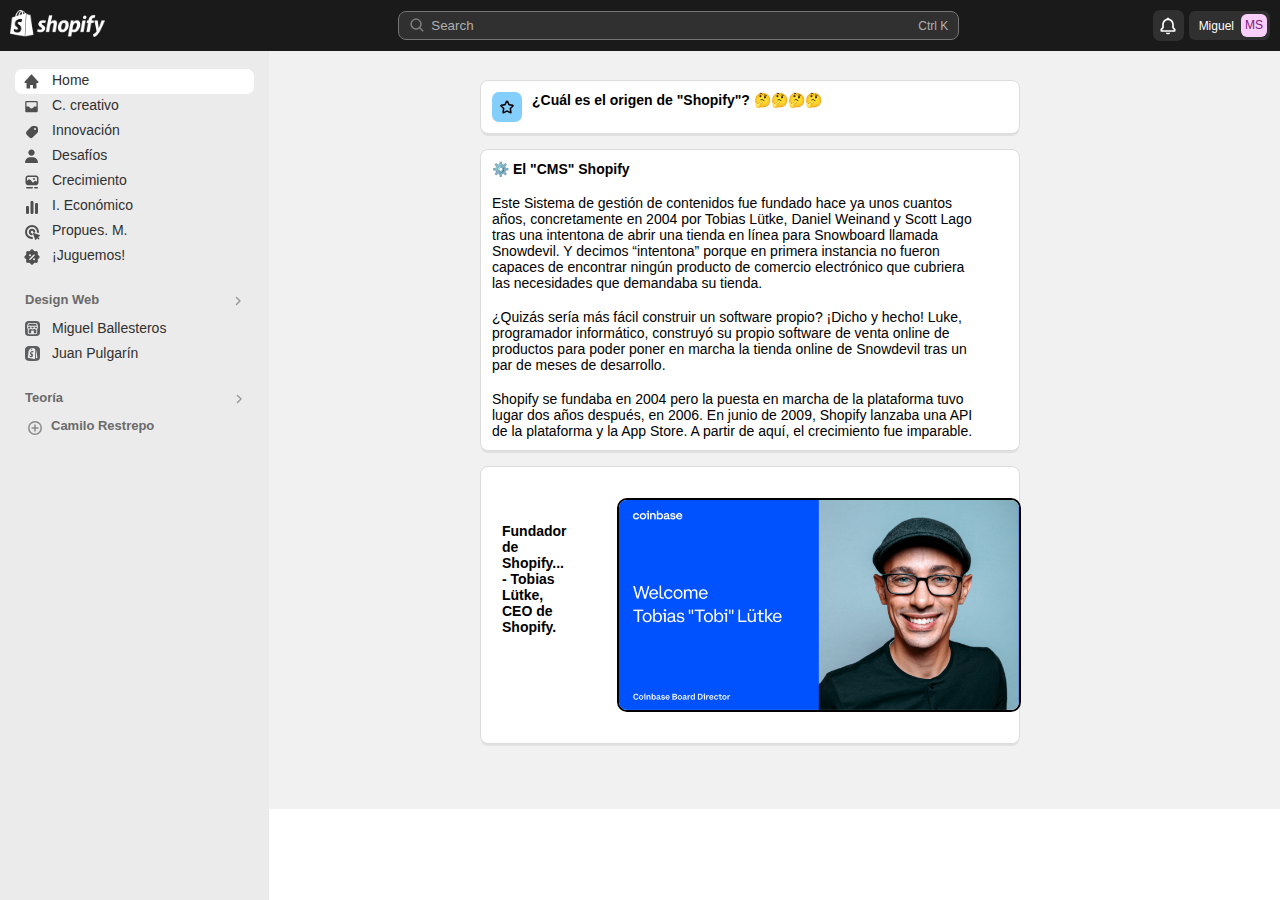
<file: html/home.html>
<!DOCTYPE html>
<html lang="en">
<head>
    <meta charset="UTF-8">
    <meta name="viewport" content="width=device-width, initial-scale=1.0">
    <title>Shopify - Home | Emprendimiento</title>
    <link rel="stylesheet" href="/css/home.css">
    <link rel="icon" type="image/x-icon" href="/src/58482ec0cef1014c0b5e4a70.png">
</head>
<body>
    <header class="header">
        <a href="/html/screenshot.html"><img class="imgLogo" src="/src/shopifywhite.webp" alt=""></a>

        <div class="search-container">
            <form action="/buscar" method="get" class="search-form">
                <div class="svgSearch">
                    <svg xmlns="http://www.w3.org/2000/svg" width="17" height="17" viewBox="0 0 24 24" style="fill: #828181;transform: msFilter"><path d="M10 18a7.952 7.952 0 0 0 4.897-1.688l4.396 4.396 1.414-1.414-4.396-4.396A7.952 7.952 0 0 0 18 10c0-4.411-3.589-8-8-8s-8 3.589-8 8 3.589 8 8 8zm0-14c3.309 0 6 2.691 6 6s-2.691 6-6 6-6-2.691-6-6 2.691-6 6-6z"></path></svg>
                </div>

                <input type="text" id="busqueda" name="q" placeholder="Search" required>
                <p class="ctrlK">Ctrl K</p>
            </form>
        </div>

        <div class="profileuser">
            <div class="svgProfile">
                <svg xmlns="http://www.w3.org/2000/svg" width="20" height="20" viewBox="0 0 24 24" style="fill: rgb(255, 255, 255);transform: msFilter"><path d="M19 13.586V10c0-3.217-2.185-5.927-5.145-6.742C13.562 2.52 12.846 2 12 2s-1.562.52-1.855 1.258C7.185 4.074 5 6.783 5 10v3.586l-1.707 1.707A.996.996 0 0 0 3 16v2a1 1 0 0 0 1 1h16a1 1 0 0 0 1-1v-2a.996.996 0 0 0-.293-.707L19 13.586zM19 17H5v-.586l1.707-1.707A.996.996 0 0 0 7 14v-4c0-2.757 2.243-5 5-5s5 2.243 5 5v4c0 .266.105.52.293.707L19 16.414V17zm-7 5a2.98 2.98 0 0 0 2.818-2H9.182A2.98 2.98 0 0 0 12 22z"></path></svg>
            </div>
            
            <div class="user">
                <p class="myStore">Miguel</p>
                <p class="MS">MS</p>
            </div>
        </div>
    </header>
    
    <nav class="nav">
        <div class="navP1">
            <div class="pHome">
                <div class="svgHome">
                    <svg xmlns="http://www.w3.org/2000/svg" width="17" height="17" viewBox="0 0 24 24" style="fill: #4f4f4f;transform: msFilter"><path d="m21.743 12.331-9-10c-.379-.422-1.107-.422-1.486 0l-9 10a.998.998 0 0 0-.17 1.076c.16.361.518.593.913.593h2v7a1 1 0 0 0 1 1h3a1 1 0 0 0 1-1v-4h4v4a1 1 0 0 0 1 1h3a1 1 0 0 0 1-1v-7h2a.998.998 0 0 0 .743-1.669z"></path></svg>
                </div>
                <a class="home" href="/html/home.html">Home</a>
            </div>

            <div class="pOrders">
                <div class="svgOrders">
                    <svg xmlns="http://www.w3.org/2000/svg" width="15" height="15" viewBox="0 0 24 24" style="fill: #4f4f4f;transform: msFilter"><path d="M20 3H4c-1.103 0-2 .897-2 2v14a2 2 0 0 0 2 2h16a2 2 0 0 0 2-2V5c0-1.103-.897-2-2-2zm-1 9h-3.142c-.446 1.722-1.997 3-3.858 3s-3.412-1.278-3.858-3H4V5h16v7h-1z"></path></svg>
                </div>
                <a class="orders" href="/html/creativo.html">C. creativo</a>
            </div>

            <div class="pProducts">
                <div class="svgProducts">
                    <svg viewBox="0 0 20 20" width="20" height="20" focusable="false" aria-hidden="true" style="fill:#4f4f4f" ><path fill-rule="evenodd" d="M11.025 4h1.725a3.25 3.25 0 0 1 3.25 3.25v1.938a2.5 2.5 0 0 1-.765 1.8l-4.468 4.308a2.5 2.5 0 0 1-3.503-.032l-2.528-2.528a2.5 2.5 0 0 1-.032-3.503l4.161-4.315a3 3 0 0 1 2.16-.918Zm1.975 4a1 1 0 1 0 0-2 1 1 0 0 0 0 2Z"></path></svg>
                </div>
                <a class="products" href="/html/innovacion.html">Innovación</a>
            </div>

            <div class="pCustomers">
                <div class="svgCustomers">
                    <svg xmlns="http://www.w3.org/2000/svg" width="17" height="17" viewBox="0 0 24 24" style="fill:#4f4f4f"><path d="M7.5 6.5C7.5 8.981 9.519 11 12 11s4.5-2.019 4.5-4.5S14.481 2 12 2 7.5 4.019 7.5 6.5zM20 21h1v-1c0-3.859-3.141-7-7-7h-4c-3.86 0-7 3.141-7 7v1h17z"></path></svg>                
                </div>
                <a class="customers" href="/html/desafios.html">Desafíos</a>
            </div>

            <div class="pContent">
                <div class="svgContent">
                    <svg viewBox="0 0 20 20" width="20" height="20" style="fill:#4f4f4f"><path d="M12 8a1 1 0 1 0 0-2 1 1 0 0 0 0 2Z"></path><path fill-rule="evenodd" d="M7.42 3.5h5.16c.535 0 .98 0 1.345.03.38.03.736.098 1.073.27a2.75 2.75 0 0 1 1.202 1.202c.172.337.24.693.27 1.073.03.365.03.81.03 1.345v1.91c0 .535 0 .98-.03 1.345-.03.38-.098.736-.27 1.073a2.751 2.751 0 0 1-1.201 1.202c-.338.172-.694.24-1.074.27a6.052 6.052 0 0 1-.288.017.744.744 0 0 1-.137.013h-6.08c-.535 0-.98 0-1.345-.03-.38-.03-.736-.098-1.073-.27a2.75 2.75 0 0 1-1.047-.934.75.75 0 0 1-.176-.31c-.157-.324-.22-.667-.25-1.031-.029-.365-.029-.81-.029-1.345v-1.91c0-.535 0-.98.03-1.345.03-.38.098-.736.27-1.073a2.75 2.75 0 0 1 1.202-1.202c.337-.172.693-.24 1.073-.27.365-.03.81-.03 1.345-.03Zm7.58 5.8-.001.533-.135-.192a1.75 1.75 0 0 0-2.778-.116l-1.086 1.303-2.411-2.893a1.75 1.75 0 0 0-2.68-.01l-.909 1.073v-1.548c0-.572 0-.957.025-1.253.023-.287.065-.424.111-.514a1.25 1.25 0 0 1 .547-.547c.09-.046.227-.088.514-.111.296-.024.68-.025 1.253-.025h5.1c.572 0 .957 0 1.252.025.288.023.425.065.516.111.235.12.426.311.546.547.046.09.088.227.111.514.024.296.025.68.025 1.253v1.85Z"></path><path d="M4 15.75a.75.75 0 0 1 .75-.75h5.5a.75.75 0 0 1 0 1.5h-5.5a.75.75 0 0 1-.75-.75Z"></path><path d="M12.75 15a.75.75 0 0 0 0 1.5h2.5a.75.75 0 0 0 0-1.5h-2.5Z"></path></svg>
                </div>
                <a class="content" href="/html/crecimiento.html">Crecimiento</a>
            </div>

            <div class="pAnalytics">
                <div class="svgAnalytics">
                    <svg viewBox="0 0 20 20" width="20" height="20" style="fill: #4f4f4f"><path d="M9.983 4c-.101 0-.212 0-.308.006a1.262 1.262 0 0 0-.403.09 1.25 1.25 0 0 0-.677.676 1.262 1.262 0 0 0-.088.403 4.73 4.73 0 0 0-.007.308v10.034c0 .101 0 .212.007.308.007.108.025.25.088.403.127.307.37.55.677.677.152.063.295.081.403.088.096.007.206.007.308.007h.034c.101 0 .212 0 .308-.006a1.246 1.246 0 0 0 1.08-.766c.063-.152.081-.295.088-.403.007-.096.007-.207.007-.308v-10.034c0-.101 0-.212-.007-.308a1.266 1.266 0 0 0-.088-.403 1.25 1.25 0 0 0-.677-.677 1.262 1.262 0 0 0-.403-.088 4.728 4.728 0 0 0-.308-.007h-.034Z"></path><path d="M5.483 9c-.101 0-.212 0-.308.007a1.262 1.262 0 0 0-.403.088 1.25 1.25 0 0 0-.677.677 1.263 1.263 0 0 0-.088.403 4.728 4.728 0 0 0-.007.308v5.034c0 .101 0 .212.006.308a1.246 1.246 0 0 0 .766 1.08c.152.063.295.081.403.088.096.007.207.007.308.007h.034c.101 0 .212 0 .308-.006a1.246 1.246 0 0 0 1.08-.766 1.28 1.28 0 0 0 .089-.403c.006-.096.006-.207.006-.308v-5.034c0-.101 0-.212-.006-.308a1.263 1.263 0 0 0-.09-.403 1.25 1.25 0 0 0-.676-.677 1.262 1.262 0 0 0-.403-.088 4.73 4.73 0 0 0-.308-.007h-.034Z"></path><path d="M14.483 6c-.101 0-.212 0-.308.006a1.262 1.262 0 0 0-.403.09 1.25 1.25 0 0 0-.677.676 1.264 1.264 0 0 0-.088.403c-.007.096-.007.207-.007.308v8.034c0 .101 0 .212.007.308.007.108.025.25.088.403.127.307.37.55.677.677.152.063.296.081.403.088.096.007.207.007.308.007h.034c.101 0 .212 0 .308-.006a1.246 1.246 0 0 0 1.08-.766c.063-.152.081-.295.088-.403.007-.096.007-.207.007-.308v-8.034c0-.101 0-.212-.007-.308a1.266 1.266 0 0 0-.088-.403 1.25 1.25 0 0 0-.677-.677 1.262 1.262 0 0 0-.403-.088 4.728 4.728 0 0 0-.308-.007h-.034Z"></path></svg>
                </div>
                <a class="analytics" href="/html/economico.html">I. Económico</a>
            </div>

            <div class="pMarketing">
                <div class="svgMarketing">
                    <svg viewBox="0 0 20 20" width="20" height="20"focusable="false" aria-hidden="true" style="fill:#4f4f4f"><path d="M5 10a5 5 0 0 1 10 0 1 1 0 1 0 2 0 7 7 0 1 0-7 7 1 1 0 1 0 0-2 5 5 0 0 1-5-5Z"></path><path d="M11.29 9.84a1 1 0 0 0 1.98-.278 3.25 3.25 0 1 0-3.782 3.653 1 1 0 1 0 .347-1.97 1.25 1.25 0 1 1 1.455-1.405Z"></path><path d="M11.611 10.973a.5.5 0 0 0-.638.638l2.121 6.01a.5.5 0 0 0 .871.135l1.172-1.558 1.038 1.037a.5.5 0 0 0 .707 0l.353-.353a.5.5 0 0 0 0-.707l-1.037-1.038 1.558-1.172a.5.5 0 0 0-.135-.87l-6.01-2.122Z"></path></svg>
                </div>
                <a class="marketing" href="/html/propuesta.html">Propues. M.</a>
            </div>

            <div class="pDiscounts">
                <div class="svgDiscounts"> 
                    <svg viewBox="0 0 20 20" width="20" height="20" focusable="false" aria-hidden="true" style="fill:#4f4f4f"><path fill-rule="evenodd" d="M11.527 3.327c-.6-1.306-2.455-1.306-3.054 0a1.68 1.68 0 0 1-2.112.874c-1.347-.5-2.66.813-2.16 2.16a1.68 1.68 0 0 1-.874 2.112c-1.306.6-1.306 2.455 0 3.054a1.68 1.68 0 0 1 .874 2.112c-.5 1.347.813 2.659 2.16 2.16a1.68 1.68 0 0 1 2.112.874c.6 1.306 2.455 1.306 3.054 0a1.68 1.68 0 0 1 2.112-.874c1.347.499 2.66-.813 2.16-2.16a1.68 1.68 0 0 1 .874-2.112c1.306-.6 1.306-2.455 0-3.054a1.68 1.68 0 0 1-.874-2.112c.5-1.347-.813-2.66-2.16-2.16a1.68 1.68 0 0 1-2.112-.874Zm-2.527 4.923a1 1 0 1 1-2 0 1 1 0 0 1 2 0Zm3.53.53-4 4a.75.75 0 1 1-1.06-1.06l4-4a.75.75 0 1 1 1.06 1.06Zm.47 3.47a1 1 0 1 1-2 0 1 1 0 0 1 2 0Z"></path></svg>
                </div>
                <a class="discounts" href="/html/game.html">¡Juguemos!</a>
            </div>
        </div>

        <div class="navP2">
            <div class="pSales">
                <p class="sales">Design Web</p>
                <div class="svgSales">
                    <svg viewBox="0 0 20 20" width="18" height="18" class="Polaris-Icon__Svg_375hu" focusable="false" aria-hidden="true" ><path fill-rule="evenodd" d="M7.72 14.53a.75.75 0 0 1 0-1.06l3.47-3.47-3.47-3.47a.75.75 0 0 1 1.06-1.06l4 4a.75.75 0 0 1 0 1.06l-4 4a.75.75 0 0 1-1.06 0Z"></path></svg>
                </div>
            </div>

            <div class="pOnline">
                <div class="svgOnline"> 
                    <img class="svgOnline"  width="15" height="15" src="data:image/svg+xml;utf8,<svg xmlns=&quot;http://www.w3.org/2000/svg&quot; viewBox=&quot;0 0 20 20&quot;><path d=&quot;M5 11.18v4.445c0 .345.28.625.625.625h2.5v-2.5c0-.69.56-1.25 1.25-1.25h1.25c.69 0 1.25.56 1.25 1.25v2.5h2.5c.345 0 .625-.28.625-.625V11.18a2.822 2.822 0 0 1-2.813-.975A2.807 2.807 0 0 1 10 11.25a2.807 2.807 0 0 1-2.188-1.045A2.807 2.807 0 0 1 5 11.18ZM7.188 7.5v.938a1.562 1.562 0 1 1-3.125 0V7.5h3.125ZM8.438 8.438V7.5h3.124v.938a1.563 1.563 0 0 1-3.124 0ZM12.813 8.438V7.5h3.124v.938a1.563 1.563 0 0 1-3.124 0ZM4.305 6.25h11.39l-.69-2.073a.625.625 0 0 0-.593-.427H5.588a.625.625 0 0 0-.592.427L4.305 6.25Z&quot;/><path fill-rule=&quot;evenodd&quot; d=&quot;M5 0a5 5 0 0 0-5 5v10a5 5 0 0 0 5 5h10a5 5 0 0 0 5-5V5a5 5 0 0 0-5-5H5ZM3.81 3.782A1.875 1.875 0 0 1 5.588 2.5h8.824c.807 0 1.523.516 1.778 1.282l.997 2.992v1.663c0 .833-.362 1.582-.937 2.097v5.091c0 1.035-.84 1.875-1.875 1.875h-8.75a1.875 1.875 0 0 1-1.875-1.875v-5.091a2.805 2.805 0 0 1-.938-2.097V6.774l.998-2.992Z&quot; clip-rule=&quot;evenodd&quot;/></svg>" alt="" aria-hidden="true">
                </div>
                <p class="online">Miguel Ballesteros</p>
            </div>

            <div class="pPoint">
                <div class="svgPoint"> 
                    <img class="svgPoint" width="15" height="15" src="data:image/svg+xml;utf8,<svg xmlns=&quot;http://www.w3.org/2000/svg&quot; viewBox=&quot;0 0 20 20&quot;><path d=&quot;M11.123 6.753c.141.045.201.196.154.337l-.434 1.296c-.06.179-.264.263-.443.2a2.891 2.891 0 0 0-.9-.158c-.997 0-1.041.624-1.041.782 0 .338.347.594.768.903.645.476 1.463 1.078 1.463 2.297 0 1.58-.998 2.6-2.35 2.6a3.257 3.257 0 0 1-2.313-.872.296.296 0 0 1-.078-.304l.242-.798c.065-.217.336-.3.525-.175.313.205.77.447 1.182.447a.63.63 0 0 0 .658-.64c0-.49-.352-.775-.747-1.095-.506-.41-1.082-.877-1.082-1.905 0-1.546 1.109-3.042 3.344-3.042.493-.014.843.06 1.052.127ZM8.957 4.047c.475-.094.712.364.62.773-.092.41-.41.77-.818.8-.407.03-.599-.32-.567-.674a1.045 1.045 0 0 1 .765-.9Z&quot;/><path fill-rule=&quot;evenodd&quot; d=&quot;M.545 2.73C0 3.8 0 5.2 0 8v4c0 2.8 0 4.2.545 5.27a5 5 0 0 0 2.185 2.185C3.8 20 5.2 20 8 20h4c2.8 0 4.2 0 5.27-.545a5 5 0 0 0 2.185-2.185C20 16.2 20 14.8 20 12V8c0-2.8 0-4.2-.545-5.27A5 5 0 0 0 17.27.545C16.2 0 14.8 0 12 0H8C5.2 0 3.8 0 2.73.545A5 5 0 0 0 .545 2.73Zm13.07 2.074L12.29 3.027a1.198 1.198 0 0 0-1.034-.526c-.19.014-.38.048-.564.102l-2.54.628-.998.244c-.269.063-.501.23-.649.464l-1.369 2c-.139.187-.23.406-.265.637-.025.168-.046.338-.066.507l-.004.03c-.22 1.724-.442 3.453-.667 5.186l-.299 2.316a5.235 5.235 0 0 1-.027.177c-.066.399-.163.987.26 1.107.278.08.571.126.862.172.142.023.284.046.424.072l7.052 1.34c.371.072.716-.08.798-.49.015-.105.023-.21.022-.316.028-.544.054-1.086.08-1.63l.271-5.56c.064-1.342.13-2.683.2-4.025a.895.895 0 0 0-.164-.658Zm.83 11.295.048-.994.272-5.56c.063-1.327.129-2.653.197-3.978.027-.244.011-.49-.046-.725.1.118.165.262.185.417l1.413 10.398a.49.49 0 0 1-.53.6l-1.539-.158Z&quot; clip-rule=&quot;evenodd&quot;/></svg>" alt="" aria-hidden="true">
                </div>
                <p class="point">Juan Pulgarín</p>
            </div>
        </div>

        <div class="navP3">
            <div class="pApps">
                <p class="apps">Teoría</p>
                <div class="svgApps">
                    <svg viewBox="0 0 20 20" width="18" height="18" class="Polaris-Icon__Svg_375hu" focusable="false" aria-hidden="true" ><path fill-rule="evenodd" d="M7.72 14.53a.75.75 0 0 1 0-1.06l3.47-3.47-3.47-3.47a.75.75 0 0 1 1.06-1.06l4 4a.75.75 0 0 1 0 1.06l-4 4a.75.75 0 0 1-1.06 0Z"></path></svg>
                </div>
            </div>

            <div class="pAdd">
                <div class="svgAdd"> 
                    <svg viewBox="0 0 20 20" width="20" height="20" class="Polaris-Icon__Svg_375hu" focusable="false" aria-hidden="true"><path d="M6.25 10a.75.75 0 0 1 .75-.75h2.25v-2.25a.75.75 0 0 1 1.5 0v2.25h2.25a.75.75 0 0 1 0 1.5h-2.25v2.25a.75.75 0 0 1-1.5 0v-2.25h-2.25a.75.75 0 0 1-.75-.75Z"></path><path fill-rule="evenodd" d="M10 17a7 7 0 1 0 0-14 7 7 0 0 0 0 14Zm0-1.5a5.5 5.5 0 1 0 0-11 5.5 5.5 0 0 0 0 11Z"></path></svg>
                </div>
                <p class="add">Camilo Restrepo</p>
            </div>
        </div>

    </nav>

    <main>
        <div class="recuadroExpo1">
            <div class="titleMain1">
                <div class="svgStar">
                    <svg viewBox="0 0 20 20" width="20" height="20" class="Polaris-Icon__Svg_375hu"><path fill-rule="evenodd" d="M8.872 4.123c.453-.95 1.803-.95 2.256 0l1.39 2.912 3.199.421c1.042.138 1.46 1.422.697 2.146l-2.34 2.222.587 3.172c.192 1.034-.901 1.828-1.825 1.327l-2.836-1.54-2.836 1.54c-.924.501-2.017-.293-1.825-1.327l.587-3.172-2.34-2.222c-.762-.724-.345-2.008.697-2.146l3.2-.421 1.389-2.912Zm1.128 1.119-1.222 2.561a1.25 1.25 0 0 1-.965.701l-2.814.371 2.058 1.954c.307.292.446.718.369 1.134l-.517 2.791 2.495-1.354a1.25 1.25 0 0 1 1.192 0l2.495 1.354-.517-2.79a1.25 1.25 0 0 1 .369-1.135l2.058-1.954-2.814-.37a1.25 1.25 0 0 1-.965-.702l-1.222-2.561Z"></path></svg>   
                </div>
    
                <p class="txtTitleMain">¿Cuál es el origen de "Shopify"? 🤔🤔🤔🤔</p>  
            </div>
        </div>

        <div class="recuadroExpo">
            <div class="titleMain">
                <p class="txtTitleMain">⚙️ El "CMS" Shopify</p>
                <br>
                <p class="txtMain">Este Sistema de gestión de contenidos fue fundado hace ya unos cuantos años, concretamente en 2004 por Tobias Lütke, Daniel Weinand y Scott Lago tras una intentona de abrir una tienda en línea para Snowboard llamada Snowdevil. Y decimos “intentona” porque en primera instancia no fueron capaces de encontrar ningún producto de comercio electrónico que cubriera las necesidades que demandaba su tienda.</p>
                <br>
                <p class="txtMain">¿Quizás sería más fácil construir un software propio? ¡Dicho y hecho! Luke, programador informático, construyó su propio software de venta online de productos para poder poner en marcha la tienda online de Snowdevil tras un par de meses de desarrollo.</p>
                <br>  
                <p class="txtMain">Shopify se fundaba en 2004 pero la puesta en marcha de la plataforma tuvo lugar dos años después, en 2006. En junio de 2009, Shopify lanzaba una API de la plataforma y la App Store. A partir de aquí, el crecimiento fue imparable.</p>
            </div>
        </div>

        <div class="recuadroExpo1">
            <div class="titleMain1">
                <div class="fundador">
                    <p class="txtTitleMain">Fundador de Shopify...</p>
                    <p class="txtTitleMain">- Tobias Lütke, CEO de Shopify.</p>
                </div>
                <img class="imgCEO" src="/src/1_rOAQ5ItNT_6hdulI9yHtaw.png" width="400px">
            </div>

        </div>
    </main>
</body>
</html>
</file>
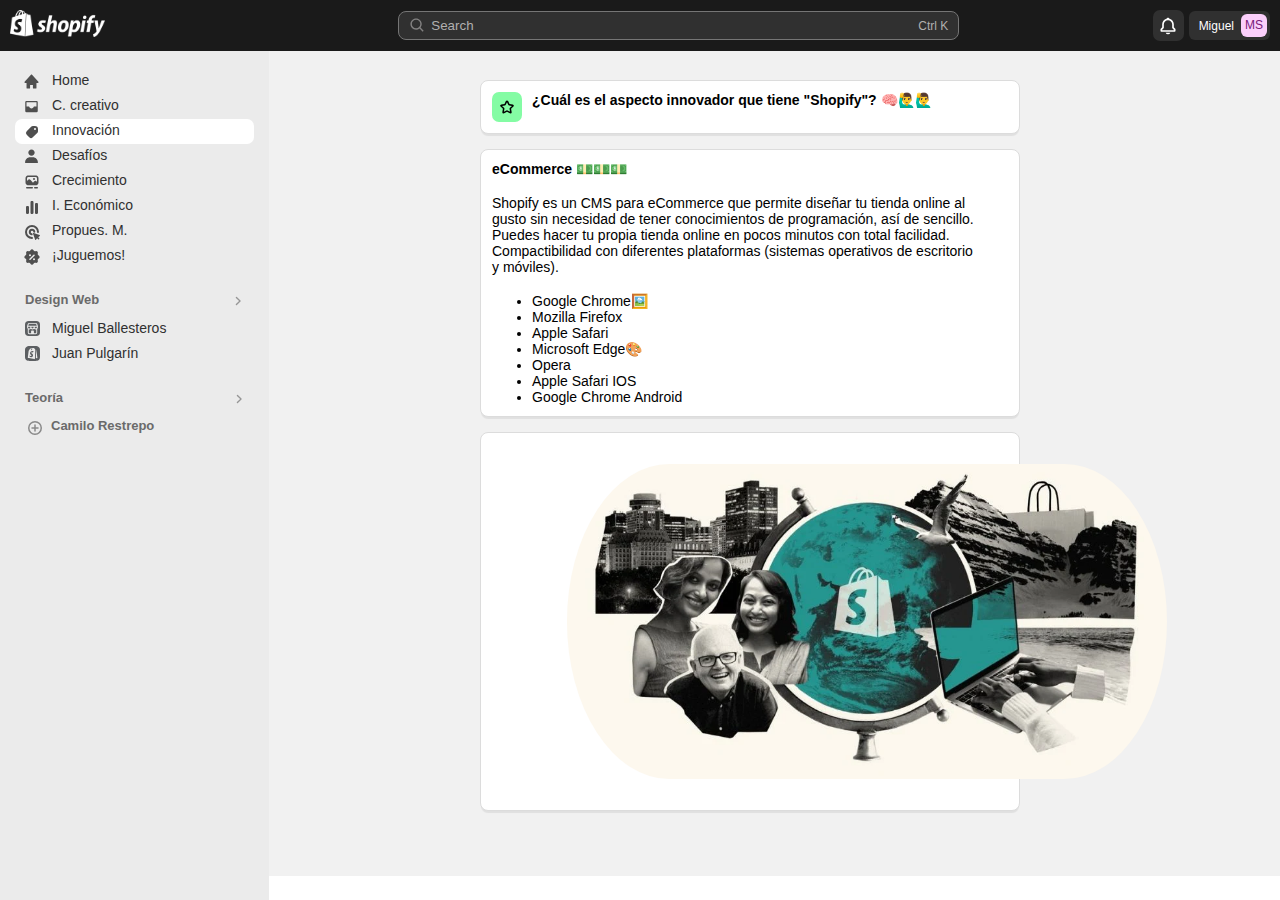
<file: html/innovacion.html>
<!DOCTYPE html>
<html lang="en">
<head>
    <meta charset="UTF-8">
    <meta name="viewport" content="width=device-width, initial-scale=1.0">
    <title>Shopify - Aspecto Innovador | Emprendimiento</title>
    <link rel="stylesheet" href="/css/innovacion.css">
    <link rel="icon" type="image/x-icon" href="/src/58482ec0cef1014c0b5e4a70.png">
</head>
<body>
    <header class="header">
        <a href="/html/screenshot.html"><img class="imgLogo" src="/src/shopifywhite.webp" alt=""></a>

        <div class="search-container">
            <form action="/buscar" method="get" class="search-form">
                <div class="svgSearch">
                    <svg xmlns="http://www.w3.org/2000/svg" width="17" height="17" viewBox="0 0 24 24" style="fill: #828181;transform: msFilter"><path d="M10 18a7.952 7.952 0 0 0 4.897-1.688l4.396 4.396 1.414-1.414-4.396-4.396A7.952 7.952 0 0 0 18 10c0-4.411-3.589-8-8-8s-8 3.589-8 8 3.589 8 8 8zm0-14c3.309 0 6 2.691 6 6s-2.691 6-6 6-6-2.691-6-6 2.691-6 6-6z"></path></svg>
                </div>

                <input type="text" id="busqueda" name="q" placeholder="Search" required>
                <p class="ctrlK">Ctrl K</p>
            </form>
        </div>

        <div class="profileuser">
            <div class="svgProfile">
                <svg xmlns="http://www.w3.org/2000/svg" width="20" height="20" viewBox="0 0 24 24" style="fill: rgb(255, 255, 255);transform: msFilter"><path d="M19 13.586V10c0-3.217-2.185-5.927-5.145-6.742C13.562 2.52 12.846 2 12 2s-1.562.52-1.855 1.258C7.185 4.074 5 6.783 5 10v3.586l-1.707 1.707A.996.996 0 0 0 3 16v2a1 1 0 0 0 1 1h16a1 1 0 0 0 1-1v-2a.996.996 0 0 0-.293-.707L19 13.586zM19 17H5v-.586l1.707-1.707A.996.996 0 0 0 7 14v-4c0-2.757 2.243-5 5-5s5 2.243 5 5v4c0 .266.105.52.293.707L19 16.414V17zm-7 5a2.98 2.98 0 0 0 2.818-2H9.182A2.98 2.98 0 0 0 12 22z"></path></svg>
            </div>
            
            <div class="user">
                <p class="myStore">Miguel</p>
                <p class="MS">MS</p>
            </div>
        </div>
    </header>
    
    <nav class="nav">
        <div class="navP1">
            <div class="pHome">
                <div class="svgHome">
                    <svg xmlns="http://www.w3.org/2000/svg" width="17" height="17" viewBox="0 0 24 24" style="fill: #4f4f4f;transform: msFilter"><path d="m21.743 12.331-9-10c-.379-.422-1.107-.422-1.486 0l-9 10a.998.998 0 0 0-.17 1.076c.16.361.518.593.913.593h2v7a1 1 0 0 0 1 1h3a1 1 0 0 0 1-1v-4h4v4a1 1 0 0 0 1 1h3a1 1 0 0 0 1-1v-7h2a.998.998 0 0 0 .743-1.669z"></path></svg>
                </div>
                <a class="home" href="/html/home.html">Home</a>

            </div>

            <div class="pOrders">
                <div class="svgOrders">
                    <svg xmlns="http://www.w3.org/2000/svg" width="15" height="15" viewBox="0 0 24 24" style="fill: #4f4f4f;transform: msFilter"><path d="M20 3H4c-1.103 0-2 .897-2 2v14a2 2 0 0 0 2 2h16a2 2 0 0 0 2-2V5c0-1.103-.897-2-2-2zm-1 9h-3.142c-.446 1.722-1.997 3-3.858 3s-3.412-1.278-3.858-3H4V5h16v7h-1z"></path></svg>
                </div>
                <a class="orders" href="/html/creativo.html">C. creativo</a>
            </div>

            <div class="pProducts">
                <div class="svgProducts">
                    <svg viewBox="0 0 20 20" width="20" height="20" focusable="false" aria-hidden="true" style="fill:#4f4f4f" ><path fill-rule="evenodd" d="M11.025 4h1.725a3.25 3.25 0 0 1 3.25 3.25v1.938a2.5 2.5 0 0 1-.765 1.8l-4.468 4.308a2.5 2.5 0 0 1-3.503-.032l-2.528-2.528a2.5 2.5 0 0 1-.032-3.503l4.161-4.315a3 3 0 0 1 2.16-.918Zm1.975 4a1 1 0 1 0 0-2 1 1 0 0 0 0 2Z"></path></svg>
                </div>
                <a class="products" href="/html/innovacion.html">Innovación</a>
            </div>

            <div class="pCustomers">
                <div class="svgCustomers">
                    <svg xmlns="http://www.w3.org/2000/svg" width="17" height="17" viewBox="0 0 24 24" style="fill:#4f4f4f"><path d="M7.5 6.5C7.5 8.981 9.519 11 12 11s4.5-2.019 4.5-4.5S14.481 2 12 2 7.5 4.019 7.5 6.5zM20 21h1v-1c0-3.859-3.141-7-7-7h-4c-3.86 0-7 3.141-7 7v1h17z"></path></svg>                
                </div>
                <a class="customers" href="/html/desafios.html">Desafíos</a>
            </div>

            <div class="pContent">
                <div class="svgContent">
                    <svg viewBox="0 0 20 20" width="20" height="20" style="fill:#4f4f4f"><path d="M12 8a1 1 0 1 0 0-2 1 1 0 0 0 0 2Z"></path><path fill-rule="evenodd" d="M7.42 3.5h5.16c.535 0 .98 0 1.345.03.38.03.736.098 1.073.27a2.75 2.75 0 0 1 1.202 1.202c.172.337.24.693.27 1.073.03.365.03.81.03 1.345v1.91c0 .535 0 .98-.03 1.345-.03.38-.098.736-.27 1.073a2.751 2.751 0 0 1-1.201 1.202c-.338.172-.694.24-1.074.27a6.052 6.052 0 0 1-.288.017.744.744 0 0 1-.137.013h-6.08c-.535 0-.98 0-1.345-.03-.38-.03-.736-.098-1.073-.27a2.75 2.75 0 0 1-1.047-.934.75.75 0 0 1-.176-.31c-.157-.324-.22-.667-.25-1.031-.029-.365-.029-.81-.029-1.345v-1.91c0-.535 0-.98.03-1.345.03-.38.098-.736.27-1.073a2.75 2.75 0 0 1 1.202-1.202c.337-.172.693-.24 1.073-.27.365-.03.81-.03 1.345-.03Zm7.58 5.8-.001.533-.135-.192a1.75 1.75 0 0 0-2.778-.116l-1.086 1.303-2.411-2.893a1.75 1.75 0 0 0-2.68-.01l-.909 1.073v-1.548c0-.572 0-.957.025-1.253.023-.287.065-.424.111-.514a1.25 1.25 0 0 1 .547-.547c.09-.046.227-.088.514-.111.296-.024.68-.025 1.253-.025h5.1c.572 0 .957 0 1.252.025.288.023.425.065.516.111.235.12.426.311.546.547.046.09.088.227.111.514.024.296.025.68.025 1.253v1.85Z"></path><path d="M4 15.75a.75.75 0 0 1 .75-.75h5.5a.75.75 0 0 1 0 1.5h-5.5a.75.75 0 0 1-.75-.75Z"></path><path d="M12.75 15a.75.75 0 0 0 0 1.5h2.5a.75.75 0 0 0 0-1.5h-2.5Z"></path></svg>
                </div>
                <a class="content" href="/html/crecimiento.html">Crecimiento</a>
            </div>

            <div class="pAnalytics">
                <div class="svgAnalytics">
                    <svg viewBox="0 0 20 20" width="20" height="20" style="fill: #4f4f4f"><path d="M9.983 4c-.101 0-.212 0-.308.006a1.262 1.262 0 0 0-.403.09 1.25 1.25 0 0 0-.677.676 1.262 1.262 0 0 0-.088.403 4.73 4.73 0 0 0-.007.308v10.034c0 .101 0 .212.007.308.007.108.025.25.088.403.127.307.37.55.677.677.152.063.295.081.403.088.096.007.206.007.308.007h.034c.101 0 .212 0 .308-.006a1.246 1.246 0 0 0 1.08-.766c.063-.152.081-.295.088-.403.007-.096.007-.207.007-.308v-10.034c0-.101 0-.212-.007-.308a1.266 1.266 0 0 0-.088-.403 1.25 1.25 0 0 0-.677-.677 1.262 1.262 0 0 0-.403-.088 4.728 4.728 0 0 0-.308-.007h-.034Z"></path><path d="M5.483 9c-.101 0-.212 0-.308.007a1.262 1.262 0 0 0-.403.088 1.25 1.25 0 0 0-.677.677 1.263 1.263 0 0 0-.088.403 4.728 4.728 0 0 0-.007.308v5.034c0 .101 0 .212.006.308a1.246 1.246 0 0 0 .766 1.08c.152.063.295.081.403.088.096.007.207.007.308.007h.034c.101 0 .212 0 .308-.006a1.246 1.246 0 0 0 1.08-.766 1.28 1.28 0 0 0 .089-.403c.006-.096.006-.207.006-.308v-5.034c0-.101 0-.212-.006-.308a1.263 1.263 0 0 0-.09-.403 1.25 1.25 0 0 0-.676-.677 1.262 1.262 0 0 0-.403-.088 4.73 4.73 0 0 0-.308-.007h-.034Z"></path><path d="M14.483 6c-.101 0-.212 0-.308.006a1.262 1.262 0 0 0-.403.09 1.25 1.25 0 0 0-.677.676 1.264 1.264 0 0 0-.088.403c-.007.096-.007.207-.007.308v8.034c0 .101 0 .212.007.308.007.108.025.25.088.403.127.307.37.55.677.677.152.063.296.081.403.088.096.007.207.007.308.007h.034c.101 0 .212 0 .308-.006a1.246 1.246 0 0 0 1.08-.766c.063-.152.081-.295.088-.403.007-.096.007-.207.007-.308v-8.034c0-.101 0-.212-.007-.308a1.266 1.266 0 0 0-.088-.403 1.25 1.25 0 0 0-.677-.677 1.262 1.262 0 0 0-.403-.088 4.728 4.728 0 0 0-.308-.007h-.034Z"></path></svg>
                </div>
                <a class="analytics" href="/html/economico.html">I. Económico</a>
            </div>

            <div class="pMarketing">
                <div class="svgMarketing">
                    <svg viewBox="0 0 20 20" width="20" height="20"focusable="false" aria-hidden="true" style="fill:#4f4f4f"><path d="M5 10a5 5 0 0 1 10 0 1 1 0 1 0 2 0 7 7 0 1 0-7 7 1 1 0 1 0 0-2 5 5 0 0 1-5-5Z"></path><path d="M11.29 9.84a1 1 0 0 0 1.98-.278 3.25 3.25 0 1 0-3.782 3.653 1 1 0 1 0 .347-1.97 1.25 1.25 0 1 1 1.455-1.405Z"></path><path d="M11.611 10.973a.5.5 0 0 0-.638.638l2.121 6.01a.5.5 0 0 0 .871.135l1.172-1.558 1.038 1.037a.5.5 0 0 0 .707 0l.353-.353a.5.5 0 0 0 0-.707l-1.037-1.038 1.558-1.172a.5.5 0 0 0-.135-.87l-6.01-2.122Z"></path></svg>
                </div>
                <a class="marketing" href="/html/propuesta.html">Propues. M.</a>
            </div>

            <div class="pDiscounts">
                <div class="svgDiscounts"> 
                    <svg viewBox="0 0 20 20" width="20" height="20" focusable="false" aria-hidden="true" style="fill:#4f4f4f"><path fill-rule="evenodd" d="M11.527 3.327c-.6-1.306-2.455-1.306-3.054 0a1.68 1.68 0 0 1-2.112.874c-1.347-.5-2.66.813-2.16 2.16a1.68 1.68 0 0 1-.874 2.112c-1.306.6-1.306 2.455 0 3.054a1.68 1.68 0 0 1 .874 2.112c-.5 1.347.813 2.659 2.16 2.16a1.68 1.68 0 0 1 2.112.874c.6 1.306 2.455 1.306 3.054 0a1.68 1.68 0 0 1 2.112-.874c1.347.499 2.66-.813 2.16-2.16a1.68 1.68 0 0 1 .874-2.112c1.306-.6 1.306-2.455 0-3.054a1.68 1.68 0 0 1-.874-2.112c.5-1.347-.813-2.66-2.16-2.16a1.68 1.68 0 0 1-2.112-.874Zm-2.527 4.923a1 1 0 1 1-2 0 1 1 0 0 1 2 0Zm3.53.53-4 4a.75.75 0 1 1-1.06-1.06l4-4a.75.75 0 1 1 1.06 1.06Zm.47 3.47a1 1 0 1 1-2 0 1 1 0 0 1 2 0Z"></path></svg>
                </div>
                <a class="discounts" href="/html/game.html">¡Juguemos!</a>
            </div>
        </div>

        <div class="navP2">
            <div class="pSales">
                <p class="sales">Design Web</p>
                <div class="svgSales">
                    <svg viewBox="0 0 20 20" width="18" height="18" class="Polaris-Icon__Svg_375hu" focusable="false" aria-hidden="true" ><path fill-rule="evenodd" d="M7.72 14.53a.75.75 0 0 1 0-1.06l3.47-3.47-3.47-3.47a.75.75 0 0 1 1.06-1.06l4 4a.75.75 0 0 1 0 1.06l-4 4a.75.75 0 0 1-1.06 0Z"></path></svg>
                </div>
            </div>

            <div class="pOnline">
                <div class="svgOnline"> 
                    <img class="svgOnline"  width="15" height="15" src="data:image/svg+xml;utf8,<svg xmlns=&quot;http://www.w3.org/2000/svg&quot; viewBox=&quot;0 0 20 20&quot;><path d=&quot;M5 11.18v4.445c0 .345.28.625.625.625h2.5v-2.5c0-.69.56-1.25 1.25-1.25h1.25c.69 0 1.25.56 1.25 1.25v2.5h2.5c.345 0 .625-.28.625-.625V11.18a2.822 2.822 0 0 1-2.813-.975A2.807 2.807 0 0 1 10 11.25a2.807 2.807 0 0 1-2.188-1.045A2.807 2.807 0 0 1 5 11.18ZM7.188 7.5v.938a1.562 1.562 0 1 1-3.125 0V7.5h3.125ZM8.438 8.438V7.5h3.124v.938a1.563 1.563 0 0 1-3.124 0ZM12.813 8.438V7.5h3.124v.938a1.563 1.563 0 0 1-3.124 0ZM4.305 6.25h11.39l-.69-2.073a.625.625 0 0 0-.593-.427H5.588a.625.625 0 0 0-.592.427L4.305 6.25Z&quot;/><path fill-rule=&quot;evenodd&quot; d=&quot;M5 0a5 5 0 0 0-5 5v10a5 5 0 0 0 5 5h10a5 5 0 0 0 5-5V5a5 5 0 0 0-5-5H5ZM3.81 3.782A1.875 1.875 0 0 1 5.588 2.5h8.824c.807 0 1.523.516 1.778 1.282l.997 2.992v1.663c0 .833-.362 1.582-.937 2.097v5.091c0 1.035-.84 1.875-1.875 1.875h-8.75a1.875 1.875 0 0 1-1.875-1.875v-5.091a2.805 2.805 0 0 1-.938-2.097V6.774l.998-2.992Z&quot; clip-rule=&quot;evenodd&quot;/></svg>" alt="" aria-hidden="true">
                </div>
                <p class="online">Miguel Ballesteros</p>
            </div>

            <div class="pPoint">
                <div class="svgPoint"> 
                    <img class="svgPoint" width="15" height="15" src="data:image/svg+xml;utf8,<svg xmlns=&quot;http://www.w3.org/2000/svg&quot; viewBox=&quot;0 0 20 20&quot;><path d=&quot;M11.123 6.753c.141.045.201.196.154.337l-.434 1.296c-.06.179-.264.263-.443.2a2.891 2.891 0 0 0-.9-.158c-.997 0-1.041.624-1.041.782 0 .338.347.594.768.903.645.476 1.463 1.078 1.463 2.297 0 1.58-.998 2.6-2.35 2.6a3.257 3.257 0 0 1-2.313-.872.296.296 0 0 1-.078-.304l.242-.798c.065-.217.336-.3.525-.175.313.205.77.447 1.182.447a.63.63 0 0 0 .658-.64c0-.49-.352-.775-.747-1.095-.506-.41-1.082-.877-1.082-1.905 0-1.546 1.109-3.042 3.344-3.042.493-.014.843.06 1.052.127ZM8.957 4.047c.475-.094.712.364.62.773-.092.41-.41.77-.818.8-.407.03-.599-.32-.567-.674a1.045 1.045 0 0 1 .765-.9Z&quot;/><path fill-rule=&quot;evenodd&quot; d=&quot;M.545 2.73C0 3.8 0 5.2 0 8v4c0 2.8 0 4.2.545 5.27a5 5 0 0 0 2.185 2.185C3.8 20 5.2 20 8 20h4c2.8 0 4.2 0 5.27-.545a5 5 0 0 0 2.185-2.185C20 16.2 20 14.8 20 12V8c0-2.8 0-4.2-.545-5.27A5 5 0 0 0 17.27.545C16.2 0 14.8 0 12 0H8C5.2 0 3.8 0 2.73.545A5 5 0 0 0 .545 2.73Zm13.07 2.074L12.29 3.027a1.198 1.198 0 0 0-1.034-.526c-.19.014-.38.048-.564.102l-2.54.628-.998.244c-.269.063-.501.23-.649.464l-1.369 2c-.139.187-.23.406-.265.637-.025.168-.046.338-.066.507l-.004.03c-.22 1.724-.442 3.453-.667 5.186l-.299 2.316a5.235 5.235 0 0 1-.027.177c-.066.399-.163.987.26 1.107.278.08.571.126.862.172.142.023.284.046.424.072l7.052 1.34c.371.072.716-.08.798-.49.015-.105.023-.21.022-.316.028-.544.054-1.086.08-1.63l.271-5.56c.064-1.342.13-2.683.2-4.025a.895.895 0 0 0-.164-.658Zm.83 11.295.048-.994.272-5.56c.063-1.327.129-2.653.197-3.978.027-.244.011-.49-.046-.725.1.118.165.262.185.417l1.413 10.398a.49.49 0 0 1-.53.6l-1.539-.158Z&quot; clip-rule=&quot;evenodd&quot;/></svg>" alt="" aria-hidden="true">
                </div>
                <p class="point">Juan Pulgarín</p>
            </div>
        </div>

        <div class="navP3">
            <div class="pApps">
                <p class="apps">Teoría</p>
                <div class="svgApps">
                    <svg viewBox="0 0 20 20" width="18" height="18" class="Polaris-Icon__Svg_375hu" focusable="false" aria-hidden="true" ><path fill-rule="evenodd" d="M7.72 14.53a.75.75 0 0 1 0-1.06l3.47-3.47-3.47-3.47a.75.75 0 0 1 1.06-1.06l4 4a.75.75 0 0 1 0 1.06l-4 4a.75.75 0 0 1-1.06 0Z"></path></svg>
                </div>
            </div>

            <div class="pAdd">
                <div class="svgAdd"> 
                    <svg viewBox="0 0 20 20" width="20" height="20" class="Polaris-Icon__Svg_375hu" focusable="false" aria-hidden="true"><path d="M6.25 10a.75.75 0 0 1 .75-.75h2.25v-2.25a.75.75 0 0 1 1.5 0v2.25h2.25a.75.75 0 0 1 0 1.5h-2.25v2.25a.75.75 0 0 1-1.5 0v-2.25h-2.25a.75.75 0 0 1-.75-.75Z"></path><path fill-rule="evenodd" d="M10 17a7 7 0 1 0 0-14 7 7 0 0 0 0 14Zm0-1.5a5.5 5.5 0 1 0 0-11 5.5 5.5 0 0 0 0 11Z"></path></svg>
                </div>
                <p class="add">Camilo Restrepo</p>
            </div>
        </div>

    </nav>

    <main>
        <div class="recuadroExpo1">
            <div class="titleMain1">
                <div class="svgStar">
                    <svg viewBox="0 0 20 20" width="20" height="20" class="Polaris-Icon__Svg_375hu"><path fill-rule="evenodd" d="M8.872 4.123c.453-.95 1.803-.95 2.256 0l1.39 2.912 3.199.421c1.042.138 1.46 1.422.697 2.146l-2.34 2.222.587 3.172c.192 1.034-.901 1.828-1.825 1.327l-2.836-1.54-2.836 1.54c-.924.501-2.017-.293-1.825-1.327l.587-3.172-2.34-2.222c-.762-.724-.345-2.008.697-2.146l3.2-.421 1.389-2.912Zm1.128 1.119-1.222 2.561a1.25 1.25 0 0 1-.965.701l-2.814.371 2.058 1.954c.307.292.446.718.369 1.134l-.517 2.791 2.495-1.354a1.25 1.25 0 0 1 1.192 0l2.495 1.354-.517-2.79a1.25 1.25 0 0 1 .369-1.135l2.058-1.954-2.814-.37a1.25 1.25 0 0 1-.965-.702l-1.222-2.561Z"></path></svg>   
                </div>
    
                <p class="txtTitleMain">¿Cuál es el aspecto innovador que tiene "Shopify"? 🧠🙋‍♂️🙋‍♂️</p>  
            </div>
        </div>

        <div class="recuadroExpo">
            <div class="titleMain">
                <p class="txtTitleMain">eCommerce 💵💵💵</p>
                <br>
                <p class="txtMain">Shopify es un CMS para eCommerce que permite diseñar tu tienda online al gusto sin necesidad de tener conocimientos de programación, así de sencillo. Puedes hacer tu propia tienda online en pocos minutos con total facilidad. Compactibilidad con diferentes plataformas (sistemas operativos de escritorio y móviles).</p>
                <br>      
                <ul class="liTxtMain">
                    <li>Google Chrome🖼️</li>
                    <li>Mozilla Firefox</li>
                    <li>Apple Safari</li>
                    <li>Microsoft Edge🎨</li>
                    <li>Opera</li>
                    <li>Apple Safari IOS</li>
                    <li>Google Chrome Android</li>
                </ul>
            </div>
        </div>

        <div class="recuadroExpo1">
            <div class="titleMain1">
                <img class="ImgInnovacion" src="/src/Untitled_design_0d886fe0-b7c9-47d4-9cfa-afdee2c6281d.webp" alt="">
            </div>

        </div>
    </main>
</body>
</html>
</file>
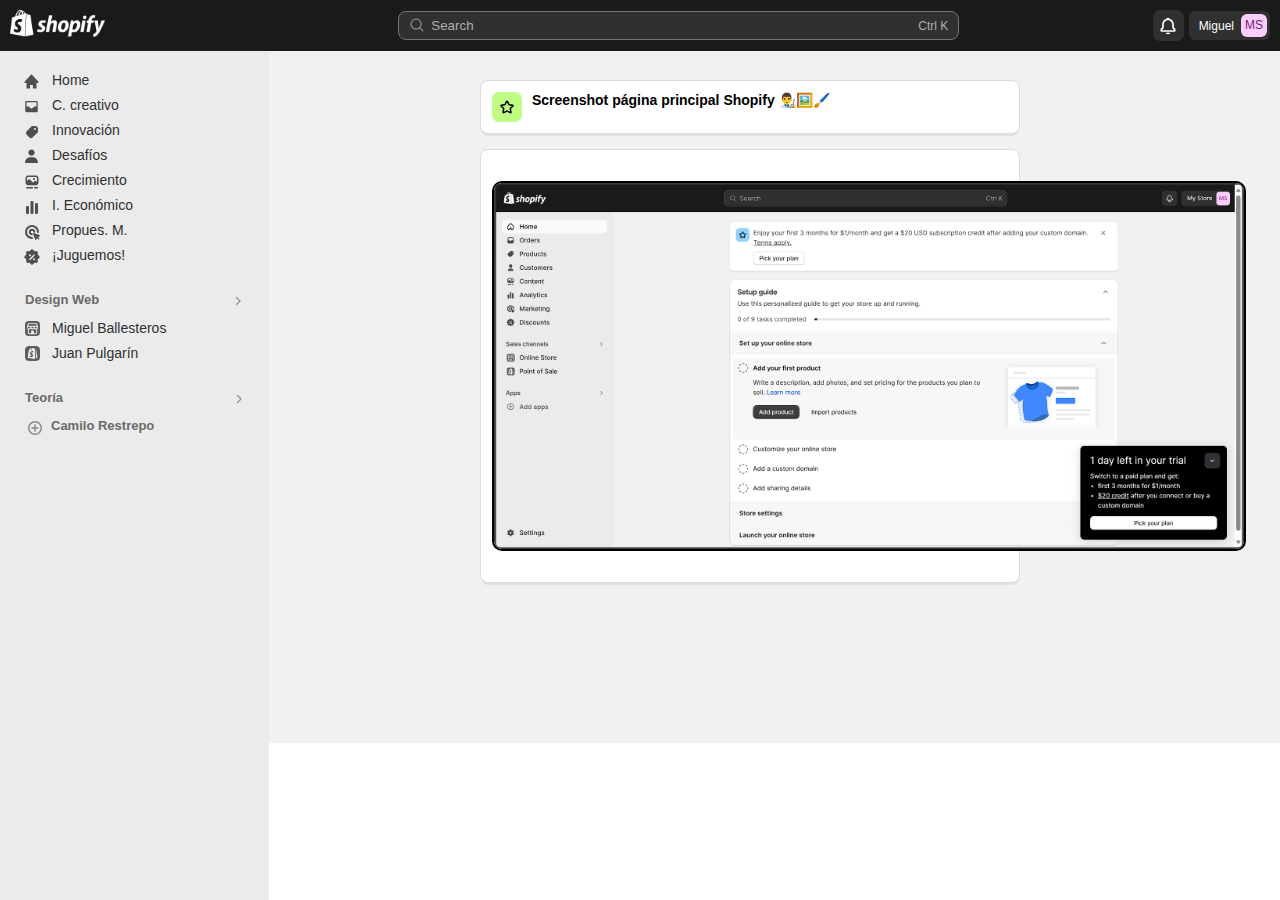
<file: html/screenshot.html>
<!DOCTYPE html>
<html lang="en">
<head>
    <meta charset="UTF-8">
    <meta name="viewport" content="width=device-width, initial-scale=1.0">
    <title>Shopify - Real | Emprendimiento</title>
    <link rel="stylesheet" href="/css/screenshot.css">
    <link rel="icon" type="image/x-icon" href="/src/58482ec0cef1014c0b5e4a70.png">
</head>
<body>
    <header class="header">
        <a href="/html/screenshot.html"><img class="imgLogo" src="/src/shopifywhite.webp" alt=""></a>

        <div class="search-container">
            <form action="/buscar" method="get" class="search-form">
                <div class="svgSearch">
                    <svg xmlns="http://www.w3.org/2000/svg" width="17" height="17" viewBox="0 0 24 24" style="fill: #828181;transform: msFilter"><path d="M10 18a7.952 7.952 0 0 0 4.897-1.688l4.396 4.396 1.414-1.414-4.396-4.396A7.952 7.952 0 0 0 18 10c0-4.411-3.589-8-8-8s-8 3.589-8 8 3.589 8 8 8zm0-14c3.309 0 6 2.691 6 6s-2.691 6-6 6-6-2.691-6-6 2.691-6 6-6z"></path></svg>
                </div>

                <input type="text" id="busqueda" name="q" placeholder="Search" required>
                <p class="ctrlK">Ctrl K</p>
            </form>
        </div>

        <div class="profileuser">
            <div class="svgProfile">
                <svg xmlns="http://www.w3.org/2000/svg" width="20" height="20" viewBox="0 0 24 24" style="fill: rgb(255, 255, 255);transform: msFilter"><path d="M19 13.586V10c0-3.217-2.185-5.927-5.145-6.742C13.562 2.52 12.846 2 12 2s-1.562.52-1.855 1.258C7.185 4.074 5 6.783 5 10v3.586l-1.707 1.707A.996.996 0 0 0 3 16v2a1 1 0 0 0 1 1h16a1 1 0 0 0 1-1v-2a.996.996 0 0 0-.293-.707L19 13.586zM19 17H5v-.586l1.707-1.707A.996.996 0 0 0 7 14v-4c0-2.757 2.243-5 5-5s5 2.243 5 5v4c0 .266.105.52.293.707L19 16.414V17zm-7 5a2.98 2.98 0 0 0 2.818-2H9.182A2.98 2.98 0 0 0 12 22z"></path></svg>
            </div>
            
            <div class="user">
                <p class="myStore">Miguel</p>
                <p class="MS">MS</p>
            </div>
        </div>
    </header>
    
    <nav class="nav">
        <div class="navP1">
            <div class="pHome">
                <div class="svgHome">
                    <svg xmlns="http://www.w3.org/2000/svg" width="17" height="17" viewBox="0 0 24 24" style="fill: #4f4f4f;transform: msFilter"><path d="m21.743 12.331-9-10c-.379-.422-1.107-.422-1.486 0l-9 10a.998.998 0 0 0-.17 1.076c.16.361.518.593.913.593h2v7a1 1 0 0 0 1 1h3a1 1 0 0 0 1-1v-4h4v4a1 1 0 0 0 1 1h3a1 1 0 0 0 1-1v-7h2a.998.998 0 0 0 .743-1.669z"></path></svg>
                </div>
                <a class="home" href="/html/creativo.html">Home</a>
            </div>

            <div class="pOrders">
                <div class="svgOrders">
                    <svg xmlns="http://www.w3.org/2000/svg" width="15" height="15" viewBox="0 0 24 24" style="fill: #4f4f4f;transform: msFilter"><path d="M20 3H4c-1.103 0-2 .897-2 2v14a2 2 0 0 0 2 2h16a2 2 0 0 0 2-2V5c0-1.103-.897-2-2-2zm-1 9h-3.142c-.446 1.722-1.997 3-3.858 3s-3.412-1.278-3.858-3H4V5h16v7h-1z"></path></svg>
                </div>
                <a class="orders" href="/html/creativo.html">C. creativo</a>
            </div>

            <div class="pProducts">
                <div class="svgProducts">
                    <svg viewBox="0 0 20 20" width="20" height="20" focusable="false" aria-hidden="true" style="fill:#4f4f4f" ><path fill-rule="evenodd" d="M11.025 4h1.725a3.25 3.25 0 0 1 3.25 3.25v1.938a2.5 2.5 0 0 1-.765 1.8l-4.468 4.308a2.5 2.5 0 0 1-3.503-.032l-2.528-2.528a2.5 2.5 0 0 1-.032-3.503l4.161-4.315a3 3 0 0 1 2.16-.918Zm1.975 4a1 1 0 1 0 0-2 1 1 0 0 0 0 2Z"></path></svg>
                </div>
                <a class="products" href="/html/innovacion.html">Innovación</a>
            </div>

            <div class="pCustomers">
                <div class="svgCustomers">
                    <svg xmlns="http://www.w3.org/2000/svg" width="17" height="17" viewBox="0 0 24 24" style="fill:#4f4f4f"><path d="M7.5 6.5C7.5 8.981 9.519 11 12 11s4.5-2.019 4.5-4.5S14.481 2 12 2 7.5 4.019 7.5 6.5zM20 21h1v-1c0-3.859-3.141-7-7-7h-4c-3.86 0-7 3.141-7 7v1h17z"></path></svg>                
                </div>
                <a class="customers" href="/html/desafios.html">Desafíos</a>
            </div>

            <div class="pContent">
                <div class="svgContent">
                    <svg viewBox="0 0 20 20" width="20" height="20" style="fill:#4f4f4f"><path d="M12 8a1 1 0 1 0 0-2 1 1 0 0 0 0 2Z"></path><path fill-rule="evenodd" d="M7.42 3.5h5.16c.535 0 .98 0 1.345.03.38.03.736.098 1.073.27a2.75 2.75 0 0 1 1.202 1.202c.172.337.24.693.27 1.073.03.365.03.81.03 1.345v1.91c0 .535 0 .98-.03 1.345-.03.38-.098.736-.27 1.073a2.751 2.751 0 0 1-1.201 1.202c-.338.172-.694.24-1.074.27a6.052 6.052 0 0 1-.288.017.744.744 0 0 1-.137.013h-6.08c-.535 0-.98 0-1.345-.03-.38-.03-.736-.098-1.073-.27a2.75 2.75 0 0 1-1.047-.934.75.75 0 0 1-.176-.31c-.157-.324-.22-.667-.25-1.031-.029-.365-.029-.81-.029-1.345v-1.91c0-.535 0-.98.03-1.345.03-.38.098-.736.27-1.073a2.75 2.75 0 0 1 1.202-1.202c.337-.172.693-.24 1.073-.27.365-.03.81-.03 1.345-.03Zm7.58 5.8-.001.533-.135-.192a1.75 1.75 0 0 0-2.778-.116l-1.086 1.303-2.411-2.893a1.75 1.75 0 0 0-2.68-.01l-.909 1.073v-1.548c0-.572 0-.957.025-1.253.023-.287.065-.424.111-.514a1.25 1.25 0 0 1 .547-.547c.09-.046.227-.088.514-.111.296-.024.68-.025 1.253-.025h5.1c.572 0 .957 0 1.252.025.288.023.425.065.516.111.235.12.426.311.546.547.046.09.088.227.111.514.024.296.025.68.025 1.253v1.85Z"></path><path d="M4 15.75a.75.75 0 0 1 .75-.75h5.5a.75.75 0 0 1 0 1.5h-5.5a.75.75 0 0 1-.75-.75Z"></path><path d="M12.75 15a.75.75 0 0 0 0 1.5h2.5a.75.75 0 0 0 0-1.5h-2.5Z"></path></svg>
                </div>
                <a class="content" href="/html/crecimiento.html">Crecimiento</a>
            </div>

            <div class="pAnalytics">
                <div class="svgAnalytics">
                    <svg viewBox="0 0 20 20" width="20" height="20" style="fill: #4f4f4f"><path d="M9.983 4c-.101 0-.212 0-.308.006a1.262 1.262 0 0 0-.403.09 1.25 1.25 0 0 0-.677.676 1.262 1.262 0 0 0-.088.403 4.73 4.73 0 0 0-.007.308v10.034c0 .101 0 .212.007.308.007.108.025.25.088.403.127.307.37.55.677.677.152.063.295.081.403.088.096.007.206.007.308.007h.034c.101 0 .212 0 .308-.006a1.246 1.246 0 0 0 1.08-.766c.063-.152.081-.295.088-.403.007-.096.007-.207.007-.308v-10.034c0-.101 0-.212-.007-.308a1.266 1.266 0 0 0-.088-.403 1.25 1.25 0 0 0-.677-.677 1.262 1.262 0 0 0-.403-.088 4.728 4.728 0 0 0-.308-.007h-.034Z"></path><path d="M5.483 9c-.101 0-.212 0-.308.007a1.262 1.262 0 0 0-.403.088 1.25 1.25 0 0 0-.677.677 1.263 1.263 0 0 0-.088.403 4.728 4.728 0 0 0-.007.308v5.034c0 .101 0 .212.006.308a1.246 1.246 0 0 0 .766 1.08c.152.063.295.081.403.088.096.007.207.007.308.007h.034c.101 0 .212 0 .308-.006a1.246 1.246 0 0 0 1.08-.766 1.28 1.28 0 0 0 .089-.403c.006-.096.006-.207.006-.308v-5.034c0-.101 0-.212-.006-.308a1.263 1.263 0 0 0-.09-.403 1.25 1.25 0 0 0-.676-.677 1.262 1.262 0 0 0-.403-.088 4.73 4.73 0 0 0-.308-.007h-.034Z"></path><path d="M14.483 6c-.101 0-.212 0-.308.006a1.262 1.262 0 0 0-.403.09 1.25 1.25 0 0 0-.677.676 1.264 1.264 0 0 0-.088.403c-.007.096-.007.207-.007.308v8.034c0 .101 0 .212.007.308.007.108.025.25.088.403.127.307.37.55.677.677.152.063.296.081.403.088.096.007.207.007.308.007h.034c.101 0 .212 0 .308-.006a1.246 1.246 0 0 0 1.08-.766c.063-.152.081-.295.088-.403.007-.096.007-.207.007-.308v-8.034c0-.101 0-.212-.007-.308a1.266 1.266 0 0 0-.088-.403 1.25 1.25 0 0 0-.677-.677 1.262 1.262 0 0 0-.403-.088 4.728 4.728 0 0 0-.308-.007h-.034Z"></path></svg>
                </div>
                <a class="analytics" href="/html/economico.html">I. Económico</a>
            </div>

            <div class="pMarketing">
                <div class="svgMarketing">
                    <svg viewBox="0 0 20 20" width="20" height="20"focusable="false" aria-hidden="true" style="fill:#4f4f4f"><path d="M5 10a5 5 0 0 1 10 0 1 1 0 1 0 2 0 7 7 0 1 0-7 7 1 1 0 1 0 0-2 5 5 0 0 1-5-5Z"></path><path d="M11.29 9.84a1 1 0 0 0 1.98-.278 3.25 3.25 0 1 0-3.782 3.653 1 1 0 1 0 .347-1.97 1.25 1.25 0 1 1 1.455-1.405Z"></path><path d="M11.611 10.973a.5.5 0 0 0-.638.638l2.121 6.01a.5.5 0 0 0 .871.135l1.172-1.558 1.038 1.037a.5.5 0 0 0 .707 0l.353-.353a.5.5 0 0 0 0-.707l-1.037-1.038 1.558-1.172a.5.5 0 0 0-.135-.87l-6.01-2.122Z"></path></svg>
                </div>
                <a class="marketing" href="/html/propuesta.html">Propues. M.</a>
            </div>

            <div class="pDiscounts">
                <div class="svgDiscounts"> 
                    <svg viewBox="0 0 20 20" width="20" height="20" focusable="false" aria-hidden="true" style="fill:#4f4f4f"><path fill-rule="evenodd" d="M11.527 3.327c-.6-1.306-2.455-1.306-3.054 0a1.68 1.68 0 0 1-2.112.874c-1.347-.5-2.66.813-2.16 2.16a1.68 1.68 0 0 1-.874 2.112c-1.306.6-1.306 2.455 0 3.054a1.68 1.68 0 0 1 .874 2.112c-.5 1.347.813 2.659 2.16 2.16a1.68 1.68 0 0 1 2.112.874c.6 1.306 2.455 1.306 3.054 0a1.68 1.68 0 0 1 2.112-.874c1.347.499 2.66-.813 2.16-2.16a1.68 1.68 0 0 1 .874-2.112c1.306-.6 1.306-2.455 0-3.054a1.68 1.68 0 0 1-.874-2.112c.5-1.347-.813-2.66-2.16-2.16a1.68 1.68 0 0 1-2.112-.874Zm-2.527 4.923a1 1 0 1 1-2 0 1 1 0 0 1 2 0Zm3.53.53-4 4a.75.75 0 1 1-1.06-1.06l4-4a.75.75 0 1 1 1.06 1.06Zm.47 3.47a1 1 0 1 1-2 0 1 1 0 0 1 2 0Z"></path></svg>
                </div>
                <a class="discounts" href="/html/game.html">¡Juguemos!</a>
            </div>
        </div>

        <div class="navP2">
            <div class="pSales">
                <p class="sales">Design Web</p>
                <div class="svgSales">
                    <svg viewBox="0 0 20 20" width="18" height="18" class="Polaris-Icon__Svg_375hu" focusable="false" aria-hidden="true" ><path fill-rule="evenodd" d="M7.72 14.53a.75.75 0 0 1 0-1.06l3.47-3.47-3.47-3.47a.75.75 0 0 1 1.06-1.06l4 4a.75.75 0 0 1 0 1.06l-4 4a.75.75 0 0 1-1.06 0Z"></path></svg>
                </div>
            </div>

            <div class="pOnline">
                <div class="svgOnline"> 
                    <img class="svgOnline"  width="15" height="15" src="data:image/svg+xml;utf8,<svg xmlns=&quot;http://www.w3.org/2000/svg&quot; viewBox=&quot;0 0 20 20&quot;><path d=&quot;M5 11.18v4.445c0 .345.28.625.625.625h2.5v-2.5c0-.69.56-1.25 1.25-1.25h1.25c.69 0 1.25.56 1.25 1.25v2.5h2.5c.345 0 .625-.28.625-.625V11.18a2.822 2.822 0 0 1-2.813-.975A2.807 2.807 0 0 1 10 11.25a2.807 2.807 0 0 1-2.188-1.045A2.807 2.807 0 0 1 5 11.18ZM7.188 7.5v.938a1.562 1.562 0 1 1-3.125 0V7.5h3.125ZM8.438 8.438V7.5h3.124v.938a1.563 1.563 0 0 1-3.124 0ZM12.813 8.438V7.5h3.124v.938a1.563 1.563 0 0 1-3.124 0ZM4.305 6.25h11.39l-.69-2.073a.625.625 0 0 0-.593-.427H5.588a.625.625 0 0 0-.592.427L4.305 6.25Z&quot;/><path fill-rule=&quot;evenodd&quot; d=&quot;M5 0a5 5 0 0 0-5 5v10a5 5 0 0 0 5 5h10a5 5 0 0 0 5-5V5a5 5 0 0 0-5-5H5ZM3.81 3.782A1.875 1.875 0 0 1 5.588 2.5h8.824c.807 0 1.523.516 1.778 1.282l.997 2.992v1.663c0 .833-.362 1.582-.937 2.097v5.091c0 1.035-.84 1.875-1.875 1.875h-8.75a1.875 1.875 0 0 1-1.875-1.875v-5.091a2.805 2.805 0 0 1-.938-2.097V6.774l.998-2.992Z&quot; clip-rule=&quot;evenodd&quot;/></svg>" alt="" aria-hidden="true">
                </div>
                <p class="online">Miguel Ballesteros</p>
            </div>

            <div class="pPoint">
                <div class="svgPoint"> 
                    <img class="svgPoint" width="15" height="15" src="data:image/svg+xml;utf8,<svg xmlns=&quot;http://www.w3.org/2000/svg&quot; viewBox=&quot;0 0 20 20&quot;><path d=&quot;M11.123 6.753c.141.045.201.196.154.337l-.434 1.296c-.06.179-.264.263-.443.2a2.891 2.891 0 0 0-.9-.158c-.997 0-1.041.624-1.041.782 0 .338.347.594.768.903.645.476 1.463 1.078 1.463 2.297 0 1.58-.998 2.6-2.35 2.6a3.257 3.257 0 0 1-2.313-.872.296.296 0 0 1-.078-.304l.242-.798c.065-.217.336-.3.525-.175.313.205.77.447 1.182.447a.63.63 0 0 0 .658-.64c0-.49-.352-.775-.747-1.095-.506-.41-1.082-.877-1.082-1.905 0-1.546 1.109-3.042 3.344-3.042.493-.014.843.06 1.052.127ZM8.957 4.047c.475-.094.712.364.62.773-.092.41-.41.77-.818.8-.407.03-.599-.32-.567-.674a1.045 1.045 0 0 1 .765-.9Z&quot;/><path fill-rule=&quot;evenodd&quot; d=&quot;M.545 2.73C0 3.8 0 5.2 0 8v4c0 2.8 0 4.2.545 5.27a5 5 0 0 0 2.185 2.185C3.8 20 5.2 20 8 20h4c2.8 0 4.2 0 5.27-.545a5 5 0 0 0 2.185-2.185C20 16.2 20 14.8 20 12V8c0-2.8 0-4.2-.545-5.27A5 5 0 0 0 17.27.545C16.2 0 14.8 0 12 0H8C5.2 0 3.8 0 2.73.545A5 5 0 0 0 .545 2.73Zm13.07 2.074L12.29 3.027a1.198 1.198 0 0 0-1.034-.526c-.19.014-.38.048-.564.102l-2.54.628-.998.244c-.269.063-.501.23-.649.464l-1.369 2c-.139.187-.23.406-.265.637-.025.168-.046.338-.066.507l-.004.03c-.22 1.724-.442 3.453-.667 5.186l-.299 2.316a5.235 5.235 0 0 1-.027.177c-.066.399-.163.987.26 1.107.278.08.571.126.862.172.142.023.284.046.424.072l7.052 1.34c.371.072.716-.08.798-.49.015-.105.023-.21.022-.316.028-.544.054-1.086.08-1.63l.271-5.56c.064-1.342.13-2.683.2-4.025a.895.895 0 0 0-.164-.658Zm.83 11.295.048-.994.272-5.56c.063-1.327.129-2.653.197-3.978.027-.244.011-.49-.046-.725.1.118.165.262.185.417l1.413 10.398a.49.49 0 0 1-.53.6l-1.539-.158Z&quot; clip-rule=&quot;evenodd&quot;/></svg>" alt="" aria-hidden="true">
                </div>
                <p class="point">Juan Pulgarín</p>
            </div>
        </div>

        <div class="navP3">
            <div class="pApps">
                <p class="apps">Teoría</p>
                <div class="svgApps">
                    <svg viewBox="0 0 20 20" width="18" height="18" class="Polaris-Icon__Svg_375hu" focusable="false" aria-hidden="true" ><path fill-rule="evenodd" d="M7.72 14.53a.75.75 0 0 1 0-1.06l3.47-3.47-3.47-3.47a.75.75 0 0 1 1.06-1.06l4 4a.75.75 0 0 1 0 1.06l-4 4a.75.75 0 0 1-1.06 0Z"></path></svg>
                </div>
            </div>

            <div class="pAdd">
                <div class="svgAdd"> 
                    <svg viewBox="0 0 20 20" width="20" height="20" class="Polaris-Icon__Svg_375hu" focusable="false" aria-hidden="true"><path d="M6.25 10a.75.75 0 0 1 .75-.75h2.25v-2.25a.75.75 0 0 1 1.5 0v2.25h2.25a.75.75 0 0 1 0 1.5h-2.25v2.25a.75.75 0 0 1-1.5 0v-2.25h-2.25a.75.75 0 0 1-.75-.75Z"></path><path fill-rule="evenodd" d="M10 17a7 7 0 1 0 0-14 7 7 0 0 0 0 14Zm0-1.5a5.5 5.5 0 1 0 0-11 5.5 5.5 0 0 0 0 11Z"></path></svg>
                </div>
                <p class="add">Camilo Restrepo</p>
            </div>
        </div>

    </nav>

    <main>
        <div class="recuadroExpo1">
            <div class="titleMain1">
                <div class="svgStar">
                    <svg viewBox="0 0 20 20" width="20" height="20" class="Polaris-Icon__Svg_375hu"><path fill-rule="evenodd" d="M8.872 4.123c.453-.95 1.803-.95 2.256 0l1.39 2.912 3.199.421c1.042.138 1.46 1.422.697 2.146l-2.34 2.222.587 3.172c.192 1.034-.901 1.828-1.825 1.327l-2.836-1.54-2.836 1.54c-.924.501-2.017-.293-1.825-1.327l.587-3.172-2.34-2.222c-.762-.724-.345-2.008.697-2.146l3.2-.421 1.389-2.912Zm1.128 1.119-1.222 2.561a1.25 1.25 0 0 1-.965.701l-2.814.371 2.058 1.954c.307.292.446.718.369 1.134l-.517 2.791 2.495-1.354a1.25 1.25 0 0 1 1.192 0l2.495 1.354-.517-2.79a1.25 1.25 0 0 1 .369-1.135l2.058-1.954-2.814-.37a1.25 1.25 0 0 1-.965-.702l-1.222-2.561Z"></path></svg>   
                </div>
    
                <p class="txtTitleMain">Screenshot página principal Shopify 👨‍🎨🖼️🖌️</p>  
            </div>
        </div>

        <div class="recuadroExpo">
            <div class="titleMain1">
                <img class="imgScreenshot" src="/src/My Store · Home · Shopify y 3 páginas más - Personal_ Microsoft​ Edge 13_10_2023 1_06_25 a. m..png" width="750px">
            </div>
        </div>
    </main>
</body>
</html>
</file>
<file: css/creativo.css>
* {
    margin: 0;
    padding: 0;
    font-family: "Inter",-apple-system,BlinkMacSystemFont,"San Francisco","Segoe UI",Roboto,"Helvetica Neue",sans-serif;
}

.imgLogo{
    width: 95px;
    padding: 0px 0px 0px 10px;
}

/* Search Bar */
header {
    position: fixed;
    width: 100%;
    z-index: 1000;
}
.header {
    display: flex;
    justify-content: space-between; 
    align-items: center; 
    background-color: #1a1a1a  ;
    padding: 10px; 
}

.header img {
    max-width: 100%; 
    height: auto; 
    cursor: pointer;
    padding: 0px 100px 0px 0px;
}

.search-container {
    display: flex;
    align-items: center; 
    justify-content: center;
}

.search-form {
    background-color: #303030;
    display: flex;
    border: 0.5px solid #757575;
    border-radius: 8px;
    padding: 1px 0px;
    cursor: pointer;
}

.search-form:hover{
    border: 0.5px solid #dedddd;
}

input[type="text"] {
    cursor: pointer;
    font-weight: 500;
    background-color: #303030;
    border: none;
    padding: 5px 300px 5px 5px;
    margin-right: 10px;
}

input:focus, select:focus {
    outline: none;
    color: #fff;
  }

::placeholder {
    color:#b0afaf;
}

.svgSearch{
    padding: 0px 0px 0px 10px;
    display: flex;
    justify-content: center;
    align-items: center;
}

.ctrlK {
    justify-content: center;
    display: flex;
    align-items: center;
    color:#b0afaf;
    font-size: 12px;
    padding: 0px 10px 0px 0px;
}

/*Profile User*/
.profileuser{
    display: flex;
    align-items: center;
    justify-content: center;
}

.svgProfile{
    display: flex;
    cursor: pointer;
    margin: 0px 5px 0px 0px;
    padding: 5.5px;
    border-radius: 7px;
    background-color: #303030;
}

.svgProfile:hover{
    transition: 0.1s;
    background-color: #4f4f4f;
    border-radius: 10px;
}

.user{
    font-size: 12px;
    font-weight: 500;
    padding: 3px 3px 3px 10px;
    display: flex;
    color: #fff;
    background-color: #303030;
    border-radius: 6px;
    cursor: pointer;
    align-items: center;
    justify-content: center;
    margin: 0px 20px 0px 0px;
}

.user:hover {
    transition: 0.1s;
    background-color: #4f4f4f;
}

.MS {
    margin: 0px 0px 0px 7px;
    padding: 4px 4px 5px 4px;
    color: #791a79;
    background-color: #fbcffb;
    border-radius: 6px;
}


/*nav*/

nav {
    position: fixed;
    z-index: 100;
    padding: 0px 0px;
    margin: 49px 0px;
    height: 100%;
}
.nav {
    background-color: #ebebeb  ;
    padding: 10px 0px 10px 10px; 
}

.navP1 {
    margin: 10px 0px 0px 5px;
}


.pOrders{
    background-color: white;
}

.home, .orders, .products, .content, .customers, .analytics, .marketing, .discounts {
    text-decoration: none;
    color: #303030;
    font-family: "Inter",-apple-system,BlinkMacSystemFont,"San Francisco","Segoe UI",Roboto,"Helvetica Neue",sans-serif;
    font-weight: 500;
    font-size: 14px;
    padding: 3px 0px 6px 10px;
}


.svgProducts, .svgContent, .svgAnalytics, .svgMarketing, .svgDiscounts {
    display: flex;
    align-items: center;
    justify-content: center;
    padding: 0px 0px 0px 7px;
}

.svgCustomers {
    display: flex;
    align-items: center;
    justify-content: center;
    padding: 0px 2px 0px 8px;
}

.svgHome {
    display: flex;
    align-items: center;
    justify-content: center;
    padding: 0px 2px 0px 8px;
}

.svgOrders {
    display: flex;
    align-items: center;
    justify-content: center;
    padding: 0px 3px 0px 9px;
}

.pHome, .pOrders, .pProducts, .pContent, .pCustomers, .pAnalytics, .pMarketing, .pDiscounts {
    display: flex;
    border-radius: 7px;
    cursor: pointer;
    margin-right: 15px;
}

 .pHome:hover, .pOrders:hover, .pProducts:hover, .pContent:hover, .pCustomers:hover, .pAnalytics:hover, .pMarketing:hover, .pDiscounts:hover {
    background-color:#f5f5f5 ;
}

.navP2 {
    margin: 10px 0px 0px 5px;
}

.sales{
    padding-right: 130px;
    color: #6a6a6a;
    font-size: 13px;
    font-weight: 600;
}

.pSales{
    cursor: pointer;
    display: flex;
    padding: 13px 0px 3px 10px;
}

.svgSales{
    fill: #969696;
}

.svgSales:hover, .sales:hover{
    color: #1a1a1a;
    fill: #1a1a1a;
}

.pSales svg{
    padding: 0px 0px 0px 0px;
}

.pOnline, .pPoint{
    display: flex;
    padding: 3px 0px 6px 10px;
    margin-right: 15px;
}

.svgOnline {
    filter:brightness(0) saturate(100%) invert(36%) sepia(13%) saturate(137%) hue-rotate(169deg) brightness(95%) contrast(87%);
    display: flex;
    align-items: center;
    justify-content: center;
    padding: 0px 6px 0px 0px;
}

.svgPoint{
    filter:brightness(0) saturate(100%) invert(36%) sepia(13%) saturate(137%) hue-rotate(169deg) brightness(95%) contrast(87%);
    display: flex;
    align-items: center;
    justify-content: center;
    padding: 0px 6px 0px 0px;
}

.pOnline, .pPoint {
    cursor: pointer;
    color: #303030;
    font-family: "Inter",-apple-system,BlinkMacSystemFont,"San Francisco","Segoe UI",Roboto,"Helvetica Neue",sans-serif;
    font-weight: 500;
    font-size: 14px;
    border-radius: 7px;
}

.pOnline:hover, .pPoint:hover{
    background-color:#f5f5f5 ;
}

.navP3 {
    margin: 10px 0px 0px 5px;
}

.apps{
    padding-right: 167px;
    color: #6a6a6a;
    font-size: 13px;
    font-weight: 600;
}

.pApps{
    display: flex;
    cursor: pointer;
    padding: 13px 0px 3px 10px;
    margin-right: 15px;
}

.svgApps{
    fill: #969696;
}

.svgApps:hover, .apps:hover{
    color: #1a1a1a;
    fill: #1a1a1a;
}

.add{
    padding-right: 100px;
    color: #6a6a6a;
    font-size: 13px;
    font-weight: 600;
}
.pApps svg{
    padding: 0px 0px 0px 0px;
}

.pAdd {
    display: flex;
    padding: 3px 0px 6px 10px;
    margin-right: 15px
}

.svgAdd {
    fill:#8a8a8a;
    display: flex;
    align-items: center;
    justify-content: center;
    padding: 0px 6px 0px 0px;
}

.pAdd{
    cursor: pointer;
    color: #303030;
    font-family: "Inter",-apple-system,BlinkMacSystemFont,"San Francisco","Segoe UI",Roboto,"Helvetica Neue",sans-serif;
    font-weight: 500;
    font-size: 14px;
    border-radius: 7px;
}

.pAdd:hover{
    background-color:#dedede ;
}

main {
    padding: 80px 260px 50px 480px;
    background-color: #f1f1f1;
}

/*main*/
.recuadroExpo1{
    background-color: white;
    border-radius: 8px;
    border: 0.5px solid #dcdcdc;
    box-shadow: 0 0.1875rem 0.0625rem -0.0625rem #00000012;;
    padding: 11px 37px 11px 11px;
    margin-bottom: 15px;
}

.recuadroExpo1:hover{
    background-color: #f1f1f1;
    transition: 0.5s;
}


.titleMain1 {
    display: flex;
}

.recuadroExpo{
    background-color: white;
    border-radius: 8px;
    border: 0.5px solid #dcdcdc;
    box-shadow: 0 0.1875rem 0.0625rem -0.0625rem #00000012;;
    padding: 11px 37px 11px 11px;
    margin-bottom: 15px;
}

.recuadroExpo:hover{
    background-color: #f1f1f1;
    transition: 0.5s;
}
/*textos*/
.txtTitleMain {
    font-family: "Inter",-apple-system,BlinkMacSystemFont,"San Francisco","Segoe UI",Roboto,"Helvetica Neue",sans-serif;
    font-size: 14px;
    font-weight:600;
}

.txtMain {
    font-family: "Inter",-apple-system,BlinkMacSystemFont,"San Francisco","Segoe UI",Roboto,"Helvetica Neue",sans-serif;
    font-size: 14px;
}


.svgStar {
    height: 20px;
    padding: 5px 5px 5px 5px;
    margin-right: 10px;
    border-radius: 7px;
    background-color: rgb(220, 132, 252);
}

.imgSnow{
    transition: transform 0.3s;
}

.imgSnow:hover{
    transform: scale(1.2);
}
</file>
<file: css/crecimiento.css>
* {
    margin: 0;
    padding: 0;
    font-family: "Inter",-apple-system,BlinkMacSystemFont,"San Francisco","Segoe UI",Roboto,"Helvetica Neue",sans-serif;
}

.imgLogo{
    width: 95px;
    padding: 0px 0px 0px 10px;
}

/* Search Bar */
header {
    position: fixed;
    width: 100%;
    z-index: 1000;
}
.header {
    display: flex;
    justify-content: space-between; 
    align-items: center; 
    background-color: #1a1a1a  ;
    padding: 10px; 
}

.header img {
    max-width: 100%; 
    height: auto; 
    cursor: pointer;
    padding: 0px 100px 0px 0px;
}

.search-container {
    display: flex;
    align-items: center; 
    justify-content: center;
}

.search-form {
    background-color: #303030;
    display: flex;
    border: 0.5px solid #757575;
    border-radius: 8px;
    padding: 1px 0px;
    cursor: pointer;
}

.search-form:hover{
    border: 0.5px solid #dedddd;
}

input[type="text"] {
    cursor: pointer;
    font-weight: 500;
    background-color: #303030;
    border: none;
    padding: 5px 300px 5px 5px;
    margin-right: 10px;
}

input:focus, select:focus {
    outline: none;
    color: #fff;
  }

::placeholder {
    color:#b0afaf;
}

.svgSearch{
    padding: 0px 0px 0px 10px;
    display: flex;
    justify-content: center;
    align-items: center;
}

.ctrlK {
    justify-content: center;
    display: flex;
    align-items: center;
    color:#b0afaf;
    font-size: 12px;
    padding: 0px 10px 0px 0px;
}

/*Profile User*/
.profileuser{
    display: flex;
    align-items: center;
    justify-content: center;
}

.svgProfile{
    display: flex;
    cursor: pointer;
    margin: 0px 5px 0px 0px;
    padding: 5.5px;
    border-radius: 7px;
    background-color: #303030;
}

.svgProfile:hover{
    transition: 0.1s;
    background-color: #4f4f4f;
    border-radius: 10px;
}

.user{
    font-size: 12px;
    font-weight: 500;
    padding: 3px 3px 3px 10px;
    display: flex;
    color: #fff;
    background-color: #303030;
    border-radius: 6px;
    cursor: pointer;
    align-items: center;
    justify-content: center;
    margin: 0px 20px 0px 0px;
}

.user:hover {
    transition: 0.1s;
    background-color: #4f4f4f;
}

.MS {
    margin: 0px 0px 0px 7px;
    padding: 4px 4px 5px 4px;
    color: #791a79;
    background-color: #fbcffb;
    border-radius: 6px;
}


/*nav*/

nav {
    position: fixed;
    z-index: 100;
    padding: 0px 0px;
    margin: 49px 0px;
    height: 100%;
}
.nav {
    background-color: #ebebeb  ;
    padding: 10px 0px 10px 10px; 
}

.navP1 {
    margin: 10px 0px 0px 5px;
}


.pContent{
    background-color: white;
}

.home, .orders, .products, .content, .customers, .analytics, .marketing, .discounts {
    text-decoration: none;
    color: #303030;
    font-family: "Inter",-apple-system,BlinkMacSystemFont,"San Francisco","Segoe UI",Roboto,"Helvetica Neue",sans-serif;
    font-weight: 500;
    font-size: 14px;
    padding: 3px 0px 6px 10px;
}


.svgProducts, .svgContent, .svgAnalytics, .svgMarketing, .svgDiscounts {
    display: flex;
    align-items: center;
    justify-content: center;
    padding: 0px 0px 0px 7px;
}

.svgCustomers {
    display: flex;
    align-items: center;
    justify-content: center;
    padding: 0px 2px 0px 8px;
}

.svgHome {
    display: flex;
    align-items: center;
    justify-content: center;
    padding: 0px 2px 0px 8px;
}

.svgOrders {
    display: flex;
    align-items: center;
    justify-content: center;
    padding: 0px 3px 0px 9px;
}

.pHome, .pOrders, .pProducts, .pContent, .pCustomers, .pAnalytics, .pMarketing, .pDiscounts {
    display: flex;
    border-radius: 7px;
    cursor: pointer;
    margin-right: 15px;
}

.pHome:hover, .pOrders:hover, .pProducts:hover, .pContent:hover, .pCustomers:hover, .pAnalytics:hover, .pMarketing:hover, .pDiscounts:hover {
    background-color:#f5f5f5 ;
}

.navP2 {
    margin: 10px 0px 0px 5px;
}

.sales{
    padding-right: 130px;
    color: #6a6a6a;
    font-size: 13px;
    font-weight: 600;
}

.pSales{
    cursor: pointer;
    display: flex;
    padding: 13px 0px 3px 10px;
}

.svgSales{
    fill: #969696;
}

.svgSales:hover, .sales:hover{
    color: #1a1a1a;
    fill: #1a1a1a;
}

.pSales svg{
    padding: 0px 0px 0px 0px;
}

.pOnline, .pPoint{
    display: flex;
    padding: 3px 0px 6px 10px;
    margin-right: 15px;
}

.svgOnline {
    filter:brightness(0) saturate(100%) invert(36%) sepia(13%) saturate(137%) hue-rotate(169deg) brightness(95%) contrast(87%);
    display: flex;
    align-items: center;
    justify-content: center;
    padding: 0px 6px 0px 0px;
}

.svgPoint{
    filter:brightness(0) saturate(100%) invert(36%) sepia(13%) saturate(137%) hue-rotate(169deg) brightness(95%) contrast(87%);
    display: flex;
    align-items: center;
    justify-content: center;
    padding: 0px 6px 0px 0px;
}

.pOnline, .pPoint {
    cursor: pointer;
    color: #303030;
    font-family: "Inter",-apple-system,BlinkMacSystemFont,"San Francisco","Segoe UI",Roboto,"Helvetica Neue",sans-serif;
    font-weight: 500;
    font-size: 14px;
    border-radius: 7px;
}

.pOnline:hover, .pPoint:hover{
    background-color:#f5f5f5 ;
}

.navP3 {
    margin: 10px 0px 0px 5px;
}

.apps{
    padding-right: 167px;
    color: #6a6a6a;
    font-size: 13px;
    font-weight: 600;
}

.pApps{
    display: flex;
    cursor: pointer;
    padding: 13px 0px 3px 10px;
    margin-right: 15px;
}

.svgApps{
    fill: #969696;
}

.svgApps:hover, .apps:hover{
    color: #1a1a1a;
    fill: #1a1a1a;
}

.add{
    padding-right: 100px;
    color: #6a6a6a;
    font-size: 13px;
    font-weight: 600;
}
.pApps svg{
    padding: 0px 0px 0px 0px;
}

.pAdd {
    display: flex;
    padding: 3px 0px 6px 10px;
    margin-right: 15px
}

.svgAdd {
    fill:#8a8a8a;
    display: flex;
    align-items: center;
    justify-content: center;
    padding: 0px 6px 0px 0px;
}

.pAdd{
    cursor: pointer;
    color: #303030;
    font-family: "Inter",-apple-system,BlinkMacSystemFont,"San Francisco","Segoe UI",Roboto,"Helvetica Neue",sans-serif;
    font-weight: 500;
    font-size: 14px;
    border-radius: 7px;
}

.pAdd:hover{
    background-color:#dedede ;
}

main {
    padding: 80px 260px 50px 480px;
    background-color: #f1f1f1;
}

/*main*/
.recuadroExpo1{
    background-color: white;
    border-radius: 8px;
    border: 0.5px solid #dcdcdc;
    box-shadow: 0 0.1875rem 0.0625rem -0.0625rem #00000012;;
    padding: 11px 37px 11px 11px;
    margin-bottom: 15px;
}

.recuadroExpo1:hover{
    background-color: #f1f1f1;
    transition: 0.5s;
}


.titleMain1 {
    display: flex;
}

.recuadroExpo{
    background-color: white;
    border-radius: 8px;
    border: 0.5px solid #dcdcdc;
    box-shadow: 0 0.1875rem 0.0625rem -0.0625rem #00000012;;
    padding: 11px 37px 11px 11px;
    margin-bottom: 15px;
}

.recuadroExpo:hover{
    background-color: #f1f1f1;
    transition: 0.5s;
}
/*textos*/
.txtTitleMain {
    font-family: "Inter",-apple-system,BlinkMacSystemFont,"San Francisco","Segoe UI",Roboto,"Helvetica Neue",sans-serif;
    font-size: 14px;
    font-weight:600;
}

.txtMain {
    font-family: "Inter",-apple-system,BlinkMacSystemFont,"San Francisco","Segoe UI",Roboto,"Helvetica Neue",sans-serif;
    font-size: 14px;
}


.svgStar {
    height: 20px;
    padding: 5px 5px 5px 5px;
    margin-right: 10px;
    border-radius: 7px;
    background-color: rgb(252, 132, 136);
}

.imgWeb:hover{
    transform: rotate(2deg);
    transition: transform 1s;
}
</file>
<file: css/desafios.css>
* {
    margin: 0;
    padding: 0;
    font-family: "Inter",-apple-system,BlinkMacSystemFont,"San Francisco","Segoe UI",Roboto,"Helvetica Neue",sans-serif;
}

.imgLogo{
    width: 95px;
    padding: 0px 0px 0px 10px;
}

/* Search Bar */
header {
    position: fixed;
    width: 100%;
    z-index: 1000;
}
.header {
    display: flex;
    justify-content: space-between; 
    align-items: center; 
    background-color: #1a1a1a  ;
    padding: 10px; 
}

.header img {
    max-width: 100%; 
    height: auto; 
    cursor: pointer;
    padding: 0px 100px 0px 0px;
}

.search-container {
    display: flex;
    align-items: center; 
    justify-content: center;
}

.search-form {
    background-color: #303030;
    display: flex;
    border: 0.5px solid #757575;
    border-radius: 8px;
    padding: 1px 0px;
    cursor: pointer;
}

.search-form:hover{
    border: 0.5px solid #dedddd;
}

input[type="text"] {
    cursor: pointer;
    font-weight: 500;
    background-color: #303030;
    border: none;
    padding: 5px 300px 5px 5px;
    margin-right: 10px;
}

input:focus, select:focus {
    outline: none;
    color: #fff;
  }

::placeholder {
    color:#b0afaf;
}

.svgSearch{
    padding: 0px 0px 0px 10px;
    display: flex;
    justify-content: center;
    align-items: center;
}

.ctrlK {
    justify-content: center;
    display: flex;
    align-items: center;
    color:#b0afaf;
    font-size: 12px;
    padding: 0px 10px 0px 0px;
}

/*Profile User*/
.profileuser{
    display: flex;
    align-items: center;
    justify-content: center;
}

.svgProfile{
    display: flex;
    cursor: pointer;
    margin: 0px 5px 0px 0px;
    padding: 5.5px;
    border-radius: 7px;
    background-color: #303030;
}

.svgProfile:hover{
    transition: 0.1s;
    background-color: #4f4f4f;
    border-radius: 10px;
}

.user{
    font-size: 12px;
    font-weight: 500;
    padding: 3px 3px 3px 10px;
    display: flex;
    color: #fff;
    background-color: #303030;
    border-radius: 6px;
    cursor: pointer;
    align-items: center;
    justify-content: center;
    margin: 0px 20px 0px 0px;
}

.user:hover {
    transition: 0.1s;
    background-color: #4f4f4f;
}

.MS {
    margin: 0px 0px 0px 7px;
    padding: 4px 4px 5px 4px;
    color: #791a79;
    background-color: #fbcffb;
    border-radius: 6px;
}


/*nav*/

nav {
    position: fixed;
    z-index: 100;
    padding: 0px 0px;
    margin: 49px 0px;
    height: 100%;
}
.nav {
    background-color: #ebebeb  ;
    padding: 10px 0px 10px 10px; 
}

.navP1 {
    margin: 10px 0px 0px 5px;
}


.pCustomers{
    background-color: white;
}

.home, .orders, .products, .content, .customers, .analytics, .marketing, .discounts {
    text-decoration: none;
    color: #303030;
    font-family: "Inter",-apple-system,BlinkMacSystemFont,"San Francisco","Segoe UI",Roboto,"Helvetica Neue",sans-serif;
    font-weight: 500;
    font-size: 14px;
    padding: 3px 0px 6px 10px;
}


.svgProducts, .svgContent, .svgAnalytics, .svgMarketing, .svgDiscounts {
    display: flex;
    align-items: center;
    justify-content: center;
    padding: 0px 0px 0px 7px;
}

.svgCustomers {
    display: flex;
    align-items: center;
    justify-content: center;
    padding: 0px 2px 0px 8px;
}

.svgHome {
    display: flex;
    align-items: center;
    justify-content: center;
    padding: 0px 2px 0px 8px;
}

.svgOrders {
    display: flex;
    align-items: center;
    justify-content: center;
    padding: 0px 3px 0px 9px;
}

.pHome, .pOrders, .pProducts, .pContent, .pCustomers, .pAnalytics, .pMarketing, .pDiscounts {
    display: flex;
    border-radius: 7px;
    cursor: pointer;
    margin-right: 15px;
}

.pHome:hover, .pOrders:hover, .pProducts:hover, .pContent:hover, .pCustomers:hover, .pAnalytics:hover, .pMarketing:hover, .pDiscounts:hover {
    background-color:#f5f5f5 ;
}

.navP2 {
    margin: 10px 0px 0px 5px;
}

.sales{
    padding-right: 130px;
    color: #6a6a6a;
    font-size: 13px;
    font-weight: 600;
}

.pSales{
    cursor: pointer;
    display: flex;
    padding: 13px 0px 3px 10px;
}

.svgSales{
    fill: #969696;
}

.svgSales:hover, .sales:hover{
    color: #1a1a1a;
    fill: #1a1a1a;
}

.pSales svg{
    padding: 0px 0px 0px 0px;
}

.pOnline, .pPoint{
    display: flex;
    padding: 3px 0px 6px 10px;
    margin-right: 15px;
}

.svgOnline {
    filter:brightness(0) saturate(100%) invert(36%) sepia(13%) saturate(137%) hue-rotate(169deg) brightness(95%) contrast(87%);
    display: flex;
    align-items: center;
    justify-content: center;
    padding: 0px 6px 0px 0px;
}

.svgPoint{
    filter:brightness(0) saturate(100%) invert(36%) sepia(13%) saturate(137%) hue-rotate(169deg) brightness(95%) contrast(87%);
    display: flex;
    align-items: center;
    justify-content: center;
    padding: 0px 6px 0px 0px;
}

.pOnline, .pPoint {
    cursor: pointer;
    color: #303030;
    font-family: "Inter",-apple-system,BlinkMacSystemFont,"San Francisco","Segoe UI",Roboto,"Helvetica Neue",sans-serif;
    font-weight: 500;
    font-size: 14px;
    border-radius: 7px;
}

.pOnline:hover, .pPoint:hover{
    background-color:#f5f5f5 ;
}

.navP3 {
    margin: 10px 0px 0px 5px;
}

.apps{
    padding-right: 167px;
    color: #6a6a6a;
    font-size: 13px;
    font-weight: 600;
}

.pApps{
    display: flex;
    cursor: pointer;
    padding: 13px 0px 3px 10px;
    margin-right: 15px;
}

.svgApps{
    fill: #969696;
}

.svgApps:hover, .apps:hover{
    color: #1a1a1a;
    fill: #1a1a1a;
}

.add{
    padding-right: 100px;
    color: #6a6a6a;
    font-size: 13px;
    font-weight: 600;
}
.pApps svg{
    padding: 0px 0px 0px 0px;
}

.pAdd {
    display: flex;
    padding: 3px 0px 6px 10px;
    margin-right: 15px
}

.svgAdd {
    fill:#8a8a8a;
    display: flex;
    align-items: center;
    justify-content: center;
    padding: 0px 6px 0px 0px;
}

.pAdd{
    cursor: pointer;
    color: #303030;
    font-family: "Inter",-apple-system,BlinkMacSystemFont,"San Francisco","Segoe UI",Roboto,"Helvetica Neue",sans-serif;
    font-weight: 500;
    font-size: 14px;
    border-radius: 7px;
}

.pAdd:hover{
    background-color:#dedede ;
}

main {
    padding: 80px 260px 50px 480px;
    background-color: #f1f1f1;
}

/*main*/
.recuadroExpo1{
    background-color: white;
    border-radius: 8px;
    border: 0.5px solid #dcdcdc;
    box-shadow: 0 0.1875rem 0.0625rem -0.0625rem #00000012;;
    padding: 11px 37px 11px 11px;
    margin-bottom: 15px;
}

.recuadroExpo1:hover{
    background-color: #f1f1f1;
    transition: 0.5s;
}


.titleMain1 {
    display: flex;
}

.recuadroExpo{
    background-color: white;
    border-radius: 8px;
    border: 0.5px solid #dcdcdc;
    box-shadow: 0 0.1875rem 0.0625rem -0.0625rem #00000012;;
    padding: 11px 37px 11px 11px;
    margin-bottom: 15px;
}

.recuadroExpo:hover{
    background-color: #f1f1f1;
    transition: 0.5s;
}
/*textos*/
.txtTitleMain {
    font-family: "Inter",-apple-system,BlinkMacSystemFont,"San Francisco","Segoe UI",Roboto,"Helvetica Neue",sans-serif;
    font-size: 14px;
    font-weight:600;
}

.txtMain {
    font-family: "Inter",-apple-system,BlinkMacSystemFont,"San Francisco","Segoe UI",Roboto,"Helvetica Neue",sans-serif;
    font-size: 14px;
}


.svgStar {
    height: 20px;
    padding: 5px 5px 5px 5px;
    margin-right: 10px;
    border-radius: 7px;
    background-color: rgb(252, 216, 132);
}
</file>
<file: css/economico.css>
* {
    margin: 0;
    padding: 0;
    font-family: "Inter",-apple-system,BlinkMacSystemFont,"San Francisco","Segoe UI",Roboto,"Helvetica Neue",sans-serif;
}

.imgLogo{
    width: 95px;
    padding: 0px 0px 0px 10px;
}

/* Search Bar */
header {
    position: fixed;
    width: 100%;
    z-index: 1000;
}
.header {
    display: flex;
    justify-content: space-between; 
    align-items: center; 
    background-color: #1a1a1a  ;
    padding: 10px; 
}

.header img {
    max-width: 100%; 
    height: auto; 
    cursor: pointer;
    padding: 0px 100px 0px 0px;
}

.search-container {
    display: flex;
    align-items: center; 
    justify-content: center;
}

.search-form {
    background-color: #303030;
    display: flex;
    border: 0.5px solid #757575;
    border-radius: 8px;
    padding: 1px 0px;
    cursor: pointer;
}

.search-form:hover{
    border: 0.5px solid #dedddd;
}

input[type="text"] {
    cursor: pointer;
    font-weight: 500;
    background-color: #303030;
    border: none;
    padding: 5px 300px 5px 5px;
    margin-right: 10px;
}

input:focus, select:focus {
    outline: none;
    color: #fff;
  }

::placeholder {
    color:#b0afaf;
}

.svgSearch{
    padding: 0px 0px 0px 10px;
    display: flex;
    justify-content: center;
    align-items: center;
}

.ctrlK {
    justify-content: center;
    display: flex;
    align-items: center;
    color:#b0afaf;
    font-size: 12px;
    padding: 0px 10px 0px 0px;
}

/*Profile User*/
.profileuser{
    display: flex;
    align-items: center;
    justify-content: center;
}

.svgProfile{
    display: flex;
    cursor: pointer;
    margin: 0px 5px 0px 0px;
    padding: 5.5px;
    border-radius: 7px;
    background-color: #303030;
}

.svgProfile:hover{
    transition: 0.1s;
    background-color: #4f4f4f;
    border-radius: 10px;
}

.user{
    font-size: 12px;
    font-weight: 500;
    padding: 3px 3px 3px 10px;
    display: flex;
    color: #fff;
    background-color: #303030;
    border-radius: 6px;
    cursor: pointer;
    align-items: center;
    justify-content: center;
    margin: 0px 20px 0px 0px;
}

.user:hover {
    transition: 0.1s;
    background-color: #4f4f4f;
}

.MS {
    margin: 0px 0px 0px 7px;
    padding: 4px 4px 5px 4px;
    color: #791a79;
    background-color: #fbcffb;
    border-radius: 6px;
}


/*nav*/

nav {
    position: fixed;
    z-index: 100;
    padding: 0px 0px;
    margin: 49px 0px;
    height: 100%;
}
.nav {
    background-color: #ebebeb  ;
    padding: 10px 0px 10px 10px; 
}

.navP1 {
    margin: 10px 0px 0px 5px;
}


.pAnalytics{
    background-color: white;
}

.home, .orders, .products, .content, .customers, .analytics, .marketing, .discounts {
    text-decoration: none;
    color: #303030;
    font-family: "Inter",-apple-system,BlinkMacSystemFont,"San Francisco","Segoe UI",Roboto,"Helvetica Neue",sans-serif;
    font-weight: 500;
    font-size: 14px;
    padding: 3px 0px 6px 10px;
}


.svgProducts, .svgContent, .svgAnalytics, .svgMarketing, .svgDiscounts {
    display: flex;
    align-items: center;
    justify-content: center;
    padding: 0px 0px 0px 7px;
}

.svgCustomers {
    display: flex;
    align-items: center;
    justify-content: center;
    padding: 0px 2px 0px 8px;
}

.svgHome {
    display: flex;
    align-items: center;
    justify-content: center;
    padding: 0px 2px 0px 8px;
}

.svgOrders {
    display: flex;
    align-items: center;
    justify-content: center;
    padding: 0px 3px 0px 9px;
}

.pHome, .pOrders, .pProducts, .pContent, .pCustomers, .pAnalytics, .pMarketing, .pDiscounts {
    display: flex;
    border-radius: 7px;
    cursor: pointer;
    margin-right: 15px;
}

.pHome:hover, .pOrders:hover, .pProducts:hover, .pContent:hover, .pCustomers:hover, .pAnalytics:hover, .pMarketing:hover, .pDiscounts:hover {
    background-color:#f5f5f5 ;
}

.navP2 {
    margin: 10px 0px 0px 5px;
}

.sales{
    padding-right: 130px;
    color: #6a6a6a;
    font-size: 13px;
    font-weight: 600;
}

.pSales{
    cursor: pointer;
    display: flex;
    padding: 13px 0px 3px 10px;
}

.svgSales{
    fill: #969696;
}

.svgSales:hover, .sales:hover{
    color: #1a1a1a;
    fill: #1a1a1a;
}

.pSales svg{
    padding: 0px 0px 0px 0px;
}

.pOnline, .pPoint{
    display: flex;
    padding: 3px 0px 6px 10px;
    margin-right: 15px;
}

.svgOnline {
    filter:brightness(0) saturate(100%) invert(36%) sepia(13%) saturate(137%) hue-rotate(169deg) brightness(95%) contrast(87%);
    display: flex;
    align-items: center;
    justify-content: center;
    padding: 0px 6px 0px 0px;
}

.svgPoint{
    filter:brightness(0) saturate(100%) invert(36%) sepia(13%) saturate(137%) hue-rotate(169deg) brightness(95%) contrast(87%);
    display: flex;
    align-items: center;
    justify-content: center;
    padding: 0px 6px 0px 0px;
}

.pOnline, .pPoint {
    cursor: pointer;
    color: #303030;
    font-family: "Inter",-apple-system,BlinkMacSystemFont,"San Francisco","Segoe UI",Roboto,"Helvetica Neue",sans-serif;
    font-weight: 500;
    font-size: 14px;
    border-radius: 7px;
}

.pOnline:hover, .pPoint:hover{
    background-color:#f5f5f5 ;
}

.navP3 {
    margin: 10px 0px 0px 5px;
}

.apps{
    padding-right: 167px;
    color: #6a6a6a;
    font-size: 13px;
    font-weight: 600;
}

.pApps{
    display: flex;
    cursor: pointer;
    padding: 13px 0px 3px 10px;
    margin-right: 15px;
}

.svgApps{
    fill: #969696;
}

.svgApps:hover, .apps:hover{
    color: #1a1a1a;
    fill: #1a1a1a;
}

.add{
    padding-right: 100px;
    color: #6a6a6a;
    font-size: 13px;
    font-weight: 600;
}
.pApps svg{
    padding: 0px 0px 0px 0px;
}

.pAdd {
    display: flex;
    padding: 3px 0px 6px 10px;
    margin-right: 15px
}

.svgAdd {
    fill:#8a8a8a;
    display: flex;
    align-items: center;
    justify-content: center;
    padding: 0px 6px 0px 0px;
}

.pAdd{
    cursor: pointer;
    color: #303030;
    font-family: "Inter",-apple-system,BlinkMacSystemFont,"San Francisco","Segoe UI",Roboto,"Helvetica Neue",sans-serif;
    font-weight: 500;
    font-size: 14px;
    border-radius: 7px;
}

.pAdd:hover{
    background-color:#dedede ;
}

main {
    padding: 80px 260px 50px 480px;
    background-color: #f1f1f1;
}

/*main*/
.recuadroExpo1{
    background-color: white;
    border-radius: 8px;
    border: 0.5px solid #dcdcdc;
    box-shadow: 0 0.1875rem 0.0625rem -0.0625rem #00000012;;
    padding: 11px 37px 11px 11px;
    margin-bottom: 15px;
}

.recuadroExpo1:hover{
    background-color: #f1f1f1;
    transition: 0.5s;
}


.titleMain1 {
    display: flex;
}

.recuadroExpo{
    background-color: white;
    border-radius: 8px;
    border: 0.5px solid #dcdcdc;
    box-shadow: 0 0.1875rem 0.0625rem -0.0625rem #00000012;;
    padding: 11px 37px 11px 11px;
    margin-bottom: 15px;
}

.recuadroExpo:hover{
    background-color: #f1f1f1;
    transition: 0.5s;
}
/*textos*/
.txtTitleMain {
    font-family: "Inter",-apple-system,BlinkMacSystemFont,"San Francisco","Segoe UI",Roboto,"Helvetica Neue",sans-serif;
    font-size: 14px;
    font-weight:600;
}

.txtMain {
    font-family: "Inter",-apple-system,BlinkMacSystemFont,"San Francisco","Segoe UI",Roboto,"Helvetica Neue",sans-serif;
    font-size: 14px;
}


.svgStar {
    height: 20px;
    padding: 5px 5px 5px 5px;
    margin-right: 10px;
    border-radius: 7px;
    background-color: rgb(132, 252, 204);
}

.imgEconomico:hover {
    transform: translate(10px, 10px);
    transition: transform 1s;
}
</file>
<file: css/home.css>
* {
    margin: 0;
    padding: 0;
    font-family: "Inter",-apple-system,BlinkMacSystemFont,"San Francisco","Segoe UI",Roboto,"Helvetica Neue",sans-serif;
}

.imgLogo{
    width: 95px;
    padding: 0px 0px 0px 10px;
}

/* Search Bar */
header {
    position: fixed;
    width: 100%;
    z-index: 1000;
}
.header {
    display: flex;
    justify-content: space-between; 
    align-items: center; 
    background-color: #1a1a1a  ;
    padding: 10px; 
}

.header img {
    max-width: 100%; 
    height: auto; 
    cursor: pointer;
    padding: 0px 100px 0px 0px;
}

.search-container {
    display: flex;
    align-items: center; 
    justify-content: center;
}

.search-form {
    background-color: #303030;
    display: flex;
    border: 0.5px solid #757575;
    border-radius: 8px;
    padding: 1px 0px;
    cursor: pointer;
}

.search-form:hover{
    border: 0.5px solid #dedddd;
}

input[type="text"] {
    cursor: pointer;
    font-weight: 500;
    background-color: #303030;
    border: none;
    padding: 5px 300px 5px 5px;
    margin-right: 10px;
}

input:focus, select:focus {
    outline: none;
    color: #fff;
  }

::placeholder {
    color:#b0afaf;
}

.svgSearch{
    padding: 0px 0px 0px 10px;
    display: flex;
    justify-content: center;
    align-items: center;
}

.ctrlK {
    justify-content: center;
    display: flex;
    align-items: center;
    color:#b0afaf;
    font-size: 12px;
    padding: 0px 10px 0px 0px;
}

/*Profile User*/
.profileuser{
    display: flex;
    align-items: center;
    justify-content: center;
}

.svgProfile{
    display: flex;
    cursor: pointer;
    margin: 0px 5px 0px 0px;
    padding: 5.5px;
    border-radius: 7px;
    background-color: #303030;
}

.svgProfile:hover{
    transition: 0.1s;
    background-color: #4f4f4f;
    border-radius: 10px;
}

.user{
    font-size: 12px;
    font-weight: 500;
    padding: 3px 3px 3px 10px;
    display: flex;
    color: #fff;
    background-color: #303030;
    border-radius: 6px;
    cursor: pointer;
    align-items: center;
    justify-content: center;
    margin: 0px 20px 0px 0px;
}

.user:hover {
    transition: 0.1s;
    background-color: #4f4f4f;
}

.MS {
    margin: 0px 0px 0px 7px;
    padding: 4px 4px 5px 4px;
    color: #791a79;
    background-color: #fbcffb;
    border-radius: 6px;
}


/*nav*/

nav {
    position: fixed;
    z-index: 100;
    padding: 0px 0px;
    margin: 49px 0px;
    height: 100%;
}
.nav {
    background-color: #ebebeb  ;
    padding: 10px 0px 10px 10px; 
}

.navP1 {
    margin: 10px 0px 0px 5px;
}


.pHome{
    background-color: white;
}

.home, .orders, .products, .content, .customers, .analytics, .marketing, .discounts {
    text-decoration: none;
    color: #303030;
    font-family: "Inter",-apple-system,BlinkMacSystemFont,"San Francisco","Segoe UI",Roboto,"Helvetica Neue",sans-serif;
    font-weight: 500;
    font-size: 14px;
    padding: 3px 0px 6px 10px;
}


.svgProducts, .svgContent, .svgAnalytics, .svgMarketing, .svgDiscounts {
    display: flex;
    align-items: center;
    justify-content: center;
    padding: 0px 0px 0px 7px;
}

.svgCustomers {
    display: flex;
    align-items: center;
    justify-content: center;
    padding: 0px 2px 0px 8px;
}

.svgHome {
    display: flex;
    align-items: center;
    justify-content: center;
    padding: 0px 2px 0px 8px;
}

.svgOrders {
    display: flex;
    align-items: center;
    justify-content: center;
    padding: 0px 3px 0px 9px;
}

.pHome, .pOrders, .pProducts, .pContent, .pCustomers, .pAnalytics, .pMarketing, .pDiscounts {
    display: flex;
    border-radius: 7px;
    cursor: pointer;
    margin-right: 15px;
}

.pHome:hover, .pOrders:hover, .pProducts:hover, .pContent:hover, .pCustomers:hover, .pAnalytics:hover, .pMarketing:hover, .pDiscounts:hover {
    background-color:#f5f5f5 ;
}

.navP2 {
    margin: 10px 0px 0px 5px;
}

.sales{
    padding-right: 130px;
    color: #6a6a6a;
    font-size: 13px;
    font-weight: 600;
}

.pSales{
    cursor: pointer;
    display: flex;
    padding: 13px 0px 3px 10px;
}

.svgSales{
    fill: #969696;
}

.svgSales:hover, .sales:hover{
    color: #1a1a1a;
    fill: #1a1a1a;
}

.pSales svg{
    padding: 0px 0px 0px 0px;
}

.pOnline, .pPoint{
    display: flex;
    padding: 3px 0px 6px 10px;
    margin-right: 15px;
}

.svgOnline {
    filter:brightness(0) saturate(100%) invert(36%) sepia(13%) saturate(137%) hue-rotate(169deg) brightness(95%) contrast(87%);
    display: flex;
    align-items: center;
    justify-content: center;
    padding: 0px 6px 0px 0px;
}

.svgPoint{
    filter:brightness(0) saturate(100%) invert(36%) sepia(13%) saturate(137%) hue-rotate(169deg) brightness(95%) contrast(87%);
    display: flex;
    align-items: center;
    justify-content: center;
    padding: 0px 6px 0px 0px;
}

.pOnline, .pPoint {
    cursor: pointer;
    color: #303030;
    font-family: "Inter",-apple-system,BlinkMacSystemFont,"San Francisco","Segoe UI",Roboto,"Helvetica Neue",sans-serif;
    font-weight: 500;
    font-size: 14px;
    border-radius: 7px;
}

.pOnline:hover, .pPoint:hover{
    background-color:#f5f5f5 ;
}

.navP3 {
    margin: 10px 0px 0px 5px;
}

.apps{
    padding-right: 167px;
    color: #6a6a6a;
    font-size: 13px;
    font-weight: 600;
}

.pApps{
    display: flex;
    cursor: pointer;
    padding: 13px 0px 3px 10px;
    margin-right: 15px;
}

.svgApps{
    fill: #969696;
}

.svgApps:hover, .apps:hover{
    color: #1a1a1a;
    fill: #1a1a1a;
}

.add{
    padding-right: 100px;
    color: #6a6a6a;
    font-size: 13px;
    font-weight: 600;
}
.pApps svg{
    padding: 0px 0px 0px 0px;
}

.pAdd {
    display: flex;
    padding: 3px 0px 6px 10px;
    margin-right: 15px
}

.svgAdd {
    fill:#8a8a8a;
    display: flex;
    align-items: center;
    justify-content: center;
    padding: 0px 6px 0px 0px;
}

.pAdd{
    cursor: pointer;
    color: #303030;
    font-family: "Inter",-apple-system,BlinkMacSystemFont,"San Francisco","Segoe UI",Roboto,"Helvetica Neue",sans-serif;
    font-weight: 500;
    font-size: 14px;
    border-radius: 7px;
}

.pAdd:hover{
    background-color:#dedede ;
}

main {
    padding: 80px 260px 50px 480px;
    background-color: #f1f1f1;
}

/*main*/
.recuadroExpo1{
    background-color: white;
    border-radius: 8px;
    border: 0.5px solid #dcdcdc;
    box-shadow: 0 0.1875rem 0.0625rem -0.0625rem #00000012;;
    padding: 11px 37px 11px 11px;
    margin-bottom: 15px;
}

.recuadroExpo1:hover{
    background-color: #f1f1f1;
    transition: 0.5s;
}


.titleMain1 {
    display: flex;
}

.recuadroExpo{
    background-color: white;
    border-radius: 8px;
    border: 0.5px solid #dcdcdc;
    box-shadow: 0 0.1875rem 0.0625rem -0.0625rem #00000012;;
    padding: 11px 37px 11px 11px;
    margin-bottom: 15px;
}

.recuadroExpo:hover{
    background-color: #f1f1f1;
    transition: 0.5s;
}
/*textos*/
.txtTitleMain {
    font-family: "Inter",-apple-system,BlinkMacSystemFont,"San Francisco","Segoe UI",Roboto,"Helvetica Neue",sans-serif;
    font-size: 14px;
    font-weight:600;
}

.txtMain {
    font-family: "Inter",-apple-system,BlinkMacSystemFont,"San Francisco","Segoe UI",Roboto,"Helvetica Neue",sans-serif;
    font-size: 14px;
}


.svgStar {
    height: 20px;
    padding: 5px 5px 5px 5px;
    margin-right: 10px;
    border-radius: 7px;
    background-color: rgb(132, 206, 252);
}

/*Other*/
.fundador {  
    margin: 45px 50px 0px 10px;
    align-items: center;
    justify-content: center;
}


.imgCEO {
    border: 2px black solid;
    border-radius: 10px;
    margin: 20px 0;
    transition: transform 0.3s;
}

.imgCEO:hover {
    transform: scale(1.2);
}
</file>
<file: css/innovacion.css>
* {
    margin: 0;
    padding: 0;
    font-family: "Inter",-apple-system,BlinkMacSystemFont,"San Francisco","Segoe UI",Roboto,"Helvetica Neue",sans-serif;
}

.imgLogo{
    width: 95px;
    padding: 0px 0px 0px 10px;
}

/* Search Bar */
header {
    position: fixed;
    width: 100%;
    z-index: 1000;
}
.header {
    display: flex;
    justify-content: space-between; 
    align-items: center; 
    background-color: #1a1a1a  ;
    padding: 10px; 
}

.header img {
    max-width: 100%; 
    height: auto; 
    cursor: pointer;
    padding: 0px 100px 0px 0px;
}

.search-container {
    display: flex;
    align-items: center; 
    justify-content: center;
}

.search-form {
    background-color: #303030;
    display: flex;
    border: 0.5px solid #757575;
    border-radius: 8px;
    padding: 1px 0px;
    cursor: pointer;
}

.search-form:hover{
    border: 0.5px solid #dedddd;
}

input[type="text"] {
    cursor: pointer;
    font-weight: 500;
    background-color: #303030;
    border: none;
    padding: 5px 300px 5px 5px;
    margin-right: 10px;
}

input:focus, select:focus {
    outline: none;
    color: #fff;
  }

::placeholder {
    color:#b0afaf;
}

.svgSearch{
    padding: 0px 0px 0px 10px;
    display: flex;
    justify-content: center;
    align-items: center;
}

.ctrlK {
    justify-content: center;
    display: flex;
    align-items: center;
    color:#b0afaf;
    font-size: 12px;
    padding: 0px 10px 0px 0px;
}

/*Profile User*/
.profileuser{
    display: flex;
    align-items: center;
    justify-content: center;
}

.svgProfile{
    display: flex;
    cursor: pointer;
    margin: 0px 5px 0px 0px;
    padding: 5.5px;
    border-radius: 7px;
    background-color: #303030;
}

.svgProfile:hover{
    transition: 0.1s;
    background-color: #4f4f4f;
    border-radius: 10px;
}

.user{
    font-size: 12px;
    font-weight: 500;
    padding: 3px 3px 3px 10px;
    display: flex;
    color: #fff;
    background-color: #303030;
    border-radius: 6px;
    cursor: pointer;
    align-items: center;
    justify-content: center;
    margin: 0px 20px 0px 0px;
}

.user:hover {
    transition: 0.1s;
    background-color: #4f4f4f;
}

.MS {
    margin: 0px 0px 0px 7px;
    padding: 4px 4px 5px 4px;
    color: #791a79;
    background-color: #fbcffb;
    border-radius: 6px;
}


/*nav*/

nav {
    position: fixed;
    z-index: 100;
    padding: 0px 0px;
    margin: 49px 0px;
    height: 100%;
}
.nav {
    background-color: #ebebeb  ;
    padding: 10px 0px 10px 10px; 
}

.navP1 {
    margin: 10px 0px 0px 5px;
}


.pProducts{
    background-color: white;
}

.home, .orders, .products, .content, .customers, .analytics, .marketing, .discounts {
    text-decoration: none;
    color: #303030;
    font-family: "Inter",-apple-system,BlinkMacSystemFont,"San Francisco","Segoe UI",Roboto,"Helvetica Neue",sans-serif;
    font-weight: 500;
    font-size: 14px;
    padding: 3px 0px 6px 10px;
}


.svgProducts, .svgContent, .svgAnalytics, .svgMarketing, .svgDiscounts {
    display: flex;
    align-items: center;
    justify-content: center;
    padding: 0px 0px 0px 7px;
}

.svgCustomers {
    display: flex;
    align-items: center;
    justify-content: center;
    padding: 0px 2px 0px 8px;
}

.svgHome {
    display: flex;
    align-items: center;
    justify-content: center;
    padding: 0px 2px 0px 8px;
}

.svgOrders {
    display: flex;
    align-items: center;
    justify-content: center;
    padding: 0px 3px 0px 9px;
}

.pHome, .pOrders, .pProducts, .pContent, .pCustomers, .pAnalytics, .pMarketing, .pDiscounts {
    display: flex;
    border-radius: 7px;
    cursor: pointer;
    margin-right: 15px;
}

.pHome:hover, .pOrders:hover, .pProducts:hover, .pContent:hover, .pCustomers:hover, .pAnalytics:hover, .pMarketing:hover, .pDiscounts:hover {
    background-color:#f5f5f5 ;
}

.navP2 {
    margin: 10px 0px 0px 5px;
}

.sales{
    padding-right: 130px;
    color: #6a6a6a;
    font-size: 13px;
    font-weight: 600;
}

.pSales{
    cursor: pointer;
    display: flex;
    padding: 13px 0px 3px 10px;
}

.svgSales{
    fill: #969696;
}

.svgSales:hover, .sales:hover{
    color: #1a1a1a;
    fill: #1a1a1a;
}

.pSales svg{
    padding: 0px 0px 0px 0px;
}

.pOnline, .pPoint{
    display: flex;
    padding: 3px 0px 6px 10px;
    margin-right: 15px;
}

.svgOnline {
    filter:brightness(0) saturate(100%) invert(36%) sepia(13%) saturate(137%) hue-rotate(169deg) brightness(95%) contrast(87%);
    display: flex;
    align-items: center;
    justify-content: center;
    padding: 0px 6px 0px 0px;
}

.svgPoint{
    filter:brightness(0) saturate(100%) invert(36%) sepia(13%) saturate(137%) hue-rotate(169deg) brightness(95%) contrast(87%);
    display: flex;
    align-items: center;
    justify-content: center;
    padding: 0px 6px 0px 0px;
}

.pOnline, .pPoint {
    cursor: pointer;
    color: #303030;
    font-family: "Inter",-apple-system,BlinkMacSystemFont,"San Francisco","Segoe UI",Roboto,"Helvetica Neue",sans-serif;
    font-weight: 500;
    font-size: 14px;
    border-radius: 7px;
}

.pOnline:hover, .pPoint:hover{
    background-color:#f5f5f5 ;
}

.navP3 {
    margin: 10px 0px 0px 5px;
}

.apps{
    padding-right: 167px;
    color: #6a6a6a;
    font-size: 13px;
    font-weight: 600;
}

.pApps{
    display: flex;
    cursor: pointer;
    padding: 13px 0px 3px 10px;
    margin-right: 15px;
}

.svgApps{
    fill: #969696;
}

.svgApps:hover, .apps:hover{
    color: #1a1a1a;
    fill: #1a1a1a;
}

.add{
    padding-right: 100px;
    color: #6a6a6a;
    font-size: 13px;
    font-weight: 600;
}
.pApps svg{
    padding: 0px 0px 0px 0px;
}

.pAdd {
    display: flex;
    padding: 3px 0px 6px 10px;
    margin-right: 15px
}

.svgAdd {
    fill:#8a8a8a;
    display: flex;
    align-items: center;
    justify-content: center;
    padding: 0px 6px 0px 0px;
}

.pAdd{
    cursor: pointer;
    color: #303030;
    font-family: "Inter",-apple-system,BlinkMacSystemFont,"San Francisco","Segoe UI",Roboto,"Helvetica Neue",sans-serif;
    font-weight: 500;
    font-size: 14px;
    border-radius: 7px;
}

.pAdd:hover{
    background-color:#dedede ;
}

main {
    padding: 80px 260px 50px 480px;
    background-color: #f1f1f1;
}

/*main*/
.recuadroExpo1{
    background-color: white;
    border-radius: 8px;
    border: 0.5px solid #dcdcdc;
    box-shadow: 0 0.1875rem 0.0625rem -0.0625rem #00000012;;
    padding: 11px 37px 11px 11px;
    margin-bottom: 15px;
}

.recuadroExpo1:hover{
    background-color: #f1f1f1;
    transition: 0.5s;
}


.titleMain1 {
    display: flex;
}

.recuadroExpo{
    background-color: white;
    border-radius: 8px;
    border: 0.5px solid #dcdcdc;
    box-shadow: 0 0.1875rem 0.0625rem -0.0625rem #00000012;;
    padding: 11px 37px 11px 11px;
    margin-bottom: 15px;
}

.recuadroExpo:hover{
    background-color: #f1f1f1;
    transition: 0.5s;
}
/*textos*/
.txtTitleMain {
    font-family: "Inter",-apple-system,BlinkMacSystemFont,"San Francisco","Segoe UI",Roboto,"Helvetica Neue",sans-serif;
    font-size: 14px;
    font-weight:600;
}

.txtMain {
    font-family: "Inter",-apple-system,BlinkMacSystemFont,"San Francisco","Segoe UI",Roboto,"Helvetica Neue",sans-serif;
    font-size: 14px;
}


.svgStar {
    height: 20px;
    padding: 5px 5px 5px 5px;
    margin-right: 10px;
    border-radius: 7px;
    background-color: rgb(132, 252, 164);
}

.liTxtMain{
    font-family: "Inter",-apple-system,BlinkMacSystemFont,"San Francisco","Segoe UI",Roboto,"Helvetica Neue",sans-serif;
    font-size: 14px;
    padding-left: 40px;
}

.ImgInnovacion {
    padding: 20px 75px;
    border-radius: 500px;
    width: 600px;
}

.ImgInnovacion:hover {
    filter: blur(1.5px);
    transition: filter 0.3s;
}
</file>
<file: css/screenshot.css>
* {
    margin: 0;
    padding: 0;
    font-family: "Inter",-apple-system,BlinkMacSystemFont,"San Francisco","Segoe UI",Roboto,"Helvetica Neue",sans-serif;
}

.imgLogo{
    width: 95px;
    padding: 0px 0px 0px 10px;
}

/* Search Bar */
header {
    position: fixed;
    width: 100%;
    z-index: 1000;
}
.header {
    display: flex;
    justify-content: space-between; 
    align-items: center; 
    background-color: #1a1a1a  ;
    padding: 10px; 
}

.header img {
    max-width: 100%; 
    height: auto; 
    cursor: pointer;
    padding: 0px 100px 0px 0px;
}

.search-container {
    display: flex;
    align-items: center; 
    justify-content: center;
}

.search-form {
    background-color: #303030;
    display: flex;
    border: 0.5px solid #757575;
    border-radius: 8px;
    padding: 1px 0px;
    cursor: pointer;
}

.search-form:hover{
    border: 0.5px solid #dedddd;
}

input[type="text"] {
    cursor: pointer;
    font-weight: 500;
    background-color: #303030;
    border: none;
    padding: 5px 300px 5px 5px;
    margin-right: 10px;
}

input:focus, select:focus {
    outline: none;
    color: #fff;
  }

::placeholder {
    color:#b0afaf;
}

.svgSearch{
    padding: 0px 0px 0px 10px;
    display: flex;
    justify-content: center;
    align-items: center;
}

.ctrlK {
    justify-content: center;
    display: flex;
    align-items: center;
    color:#b0afaf;
    font-size: 12px;
    padding: 0px 10px 0px 0px;
}

/*Profile User*/
.profileuser{
    display: flex;
    align-items: center;
    justify-content: center;
}

.svgProfile{
    display: flex;
    cursor: pointer;
    margin: 0px 5px 0px 0px;
    padding: 5.5px;
    border-radius: 7px;
    background-color: #303030;
}

.svgProfile:hover{
    transition: 0.1s;
    background-color: #4f4f4f;
    border-radius: 10px;
}

.user{
    font-size: 12px;
    font-weight: 500;
    padding: 3px 3px 3px 10px;
    display: flex;
    color: #fff;
    background-color: #303030;
    border-radius: 6px;
    cursor: pointer;
    align-items: center;
    justify-content: center;
    margin: 0px 20px 0px 0px;
}

.user:hover {
    transition: 0.1s;
    background-color: #4f4f4f;
}

.MS {
    margin: 0px 0px 0px 7px;
    padding: 4px 4px 5px 4px;
    color: #791a79;
    background-color: #fbcffb;
    border-radius: 6px;
}


/*nav*/

nav {
    position: fixed;
    z-index: 100;
    padding: 0px 0px;
    margin: 49px 0px;
    height: 100%;
}
.nav {
    background-color: #ebebeb  ;
    padding: 10px 0px 10px 10px; 
}

.navP1 {
    margin: 10px 0px 0px 5px;
}

.home, .orders, .products, .content, .customers, .analytics, .marketing, .discounts {
    text-decoration: none;
    color: #303030;
    font-family: "Inter",-apple-system,BlinkMacSystemFont,"San Francisco","Segoe UI",Roboto,"Helvetica Neue",sans-serif;
    font-weight: 500;
    font-size: 14px;
    padding: 3px 0px 6px 10px;
}


.svgProducts, .svgContent, .svgAnalytics, .svgMarketing, .svgDiscounts {
    display: flex;
    align-items: center;
    justify-content: center;
    padding: 0px 0px 0px 7px;
}

.svgCustomers {
    display: flex;
    align-items: center;
    justify-content: center;
    padding: 0px 2px 0px 8px;
}

.svgHome {
    display: flex;
    align-items: center;
    justify-content: center;
    padding: 0px 2px 0px 8px;
}

.svgOrders {
    display: flex;
    align-items: center;
    justify-content: center;
    padding: 0px 3px 0px 9px;
}

.pHome, .pOrders, .pProducts, .pContent, .pCustomers, .pAnalytics, .pMarketing, .pDiscounts {
    display: flex;
    border-radius: 7px;
    cursor: pointer;
    margin-right: 15px;
}

.pHome:hover, .pOrders:hover, .pProducts:hover, .pContent:hover, .pCustomers:hover, .pAnalytics:hover, .pMarketing:hover, .pDiscounts:hover {
    background-color:#f5f5f5 ;
}

.navP2 {
    margin: 10px 0px 0px 5px;
}

.sales{
    padding-right: 130px;
    color: #6a6a6a;
    font-size: 13px;
    font-weight: 600;
}

.pSales{
    cursor: pointer;
    display: flex;
    padding: 13px 0px 3px 10px;
}

.svgSales{
    fill: #969696;
}

.svgSales:hover, .sales:hover{
    color: #1a1a1a;
    fill: #1a1a1a;
}

.pSales svg{
    padding: 0px 0px 0px 0px;
}

.pOnline, .pPoint{
    display: flex;
    padding: 3px 0px 6px 10px;
    margin-right: 15px;
}

.svgOnline {
    filter:brightness(0) saturate(100%) invert(36%) sepia(13%) saturate(137%) hue-rotate(169deg) brightness(95%) contrast(87%);
    display: flex;
    align-items: center;
    justify-content: center;
    padding: 0px 6px 0px 0px;
}

.svgPoint{
    filter:brightness(0) saturate(100%) invert(36%) sepia(13%) saturate(137%) hue-rotate(169deg) brightness(95%) contrast(87%);
    display: flex;
    align-items: center;
    justify-content: center;
    padding: 0px 6px 0px 0px;
}

.pOnline, .pPoint {
    cursor: pointer;
    color: #303030;
    font-family: "Inter",-apple-system,BlinkMacSystemFont,"San Francisco","Segoe UI",Roboto,"Helvetica Neue",sans-serif;
    font-weight: 500;
    font-size: 14px;
    border-radius: 7px;
}

.pOnline:hover, .pPoint:hover{
    background-color:#f5f5f5 ;
}

.navP3 {
    margin: 10px 0px 0px 5px;
}

.apps{
    padding-right: 167px;
    color: #6a6a6a;
    font-size: 13px;
    font-weight: 600;
}

.pApps{
    display: flex;
    cursor: pointer;
    padding: 13px 0px 3px 10px;
    margin-right: 15px;
}

.svgApps{
    fill: #969696;
}

.svgApps:hover, .apps:hover{
    color: #1a1a1a;
    fill: #1a1a1a;
}

.add{
    padding-right: 100px;
    color: #6a6a6a;
    font-size: 13px;
    font-weight: 600;
}
.pApps svg{
    padding: 0px 0px 0px 0px;
}

.pAdd {
    display: flex;
    padding: 3px 0px 6px 10px;
    margin-right: 15px
}

.svgAdd {
    fill:#8a8a8a;
    display: flex;
    align-items: center;
    justify-content: center;
    padding: 0px 6px 0px 0px;
}

.pAdd{
    cursor: pointer;
    color: #303030;
    font-family: "Inter",-apple-system,BlinkMacSystemFont,"San Francisco","Segoe UI",Roboto,"Helvetica Neue",sans-serif;
    font-weight: 500;
    font-size: 14px;
    border-radius: 7px;
}

.pAdd:hover{
    background-color:#dedede ;
}

main {
    padding: 80px 260px 50px 480px;
    background-color: #f1f1f1;
}

/*main*/
.recuadroExpo1{
    background-color: white;
    border-radius: 8px;
    border: 0.5px solid #dcdcdc;
    box-shadow: 0 0.1875rem 0.0625rem -0.0625rem #00000012;;
    padding: 11px 37px 11px 11px;
    margin-bottom: 15px;
}

.recuadroExpo1:hover{
    background-color: #f1f1f1;
    transition: 0.5s;
}


.titleMain1 {
    display: flex;
}

.recuadroExpo{
    background-color: white;
    border-radius: 8px;
    border: 0.5px solid #dcdcdc;
    box-shadow: 0 0.1875rem 0.0625rem -0.0625rem #00000012;;
    padding: 11px 37px 11px 11px;
    margin-bottom: 110px;
}

.recuadroExpo:hover{
    background-color: #f1f1f1;
    transition: 0.5s;
}
/*textos*/
.txtTitleMain {
    font-family: "Inter",-apple-system,BlinkMacSystemFont,"San Francisco","Segoe UI",Roboto,"Helvetica Neue",sans-serif;
    font-size: 14px;
    font-weight:600;
}

.txtMain {
    font-family: "Inter",-apple-system,BlinkMacSystemFont,"San Francisco","Segoe UI",Roboto,"Helvetica Neue",sans-serif;
    font-size: 14px;
}


.svgStar {
    height: 20px;
    padding: 5px 5px 5px 5px;
    margin-right: 10px;
    border-radius: 7px;
    background-color: rgb(190, 252, 132);
}

/*Other*/
.fundador {  
    margin: 45px 50px 0px 10px;
    align-items: center;
    justify-content: center;
}


.imgScreenshot {
    border: 2px black solid;
    border-radius: 10px;
    margin: 20px 0;
    transition: transform 0.3s;
}

.imgScreenshot:hover {
    transform: scale(1.5);
}
</file>
